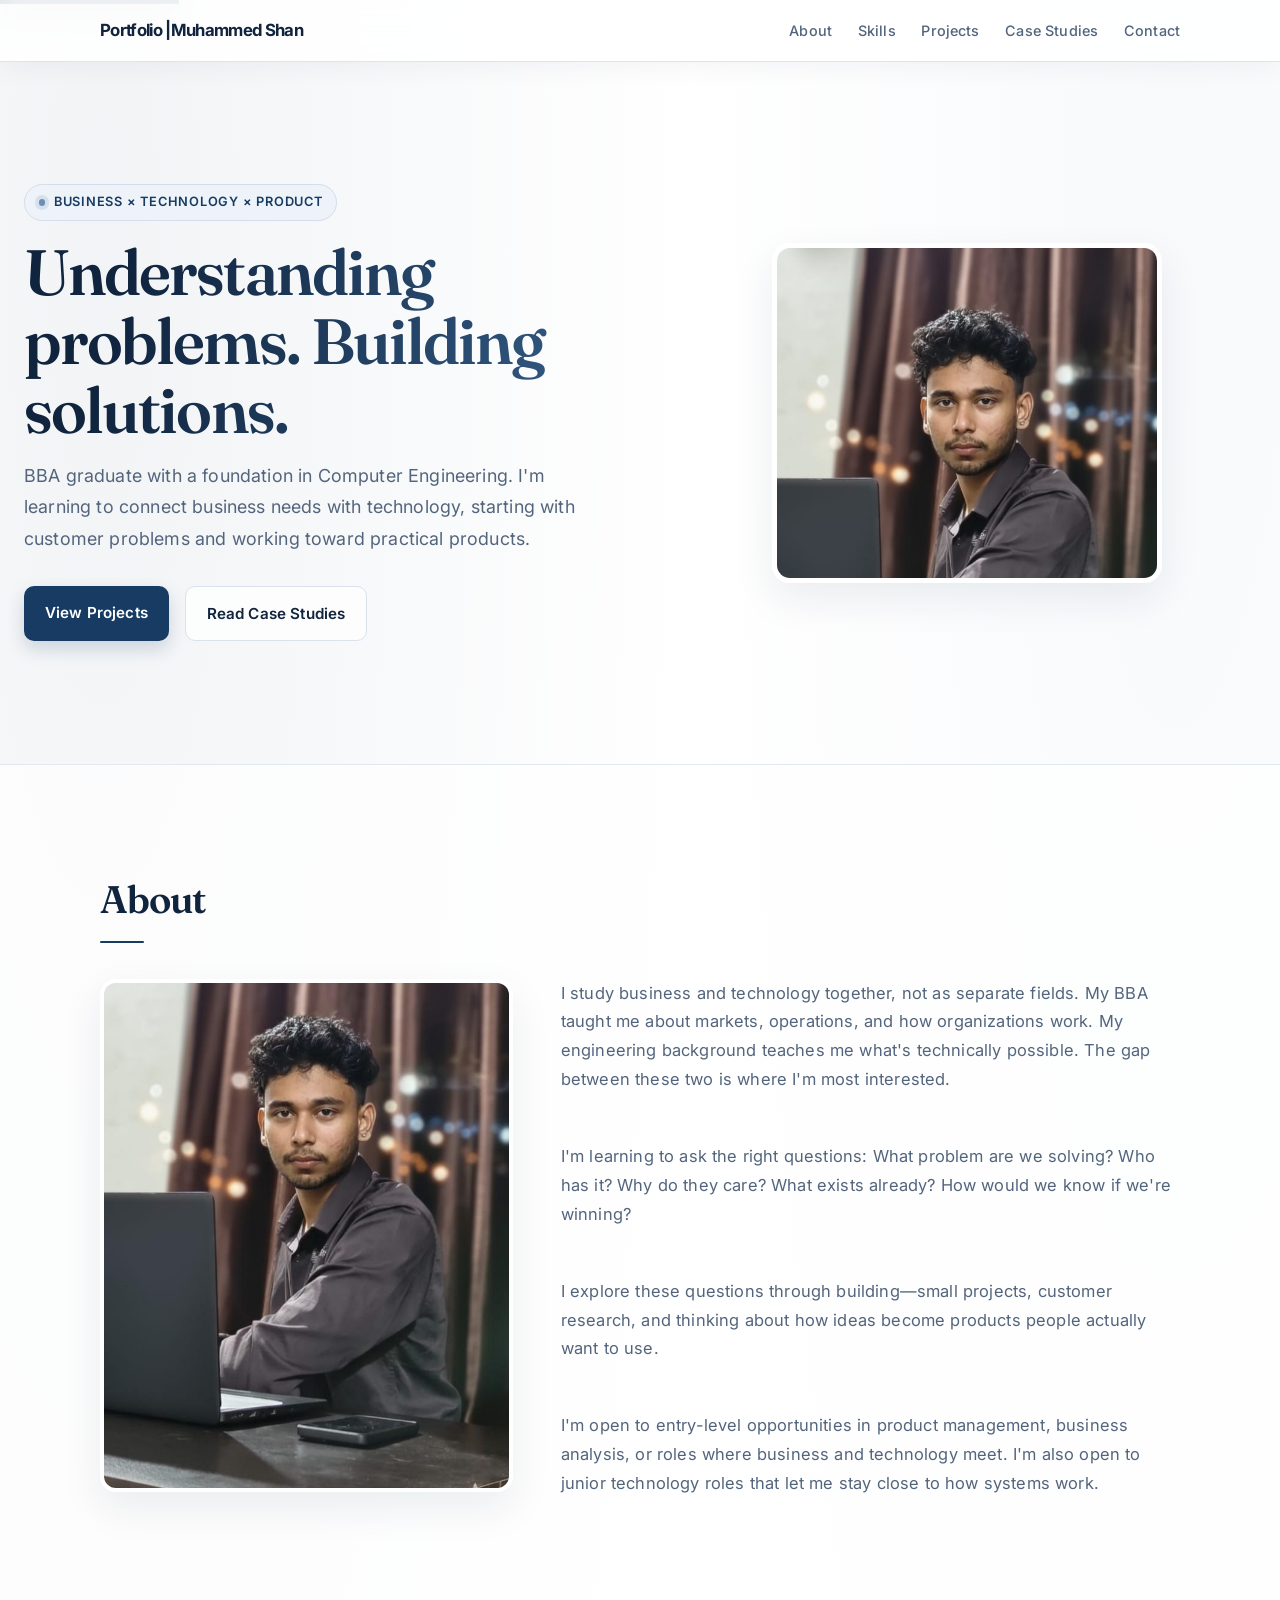
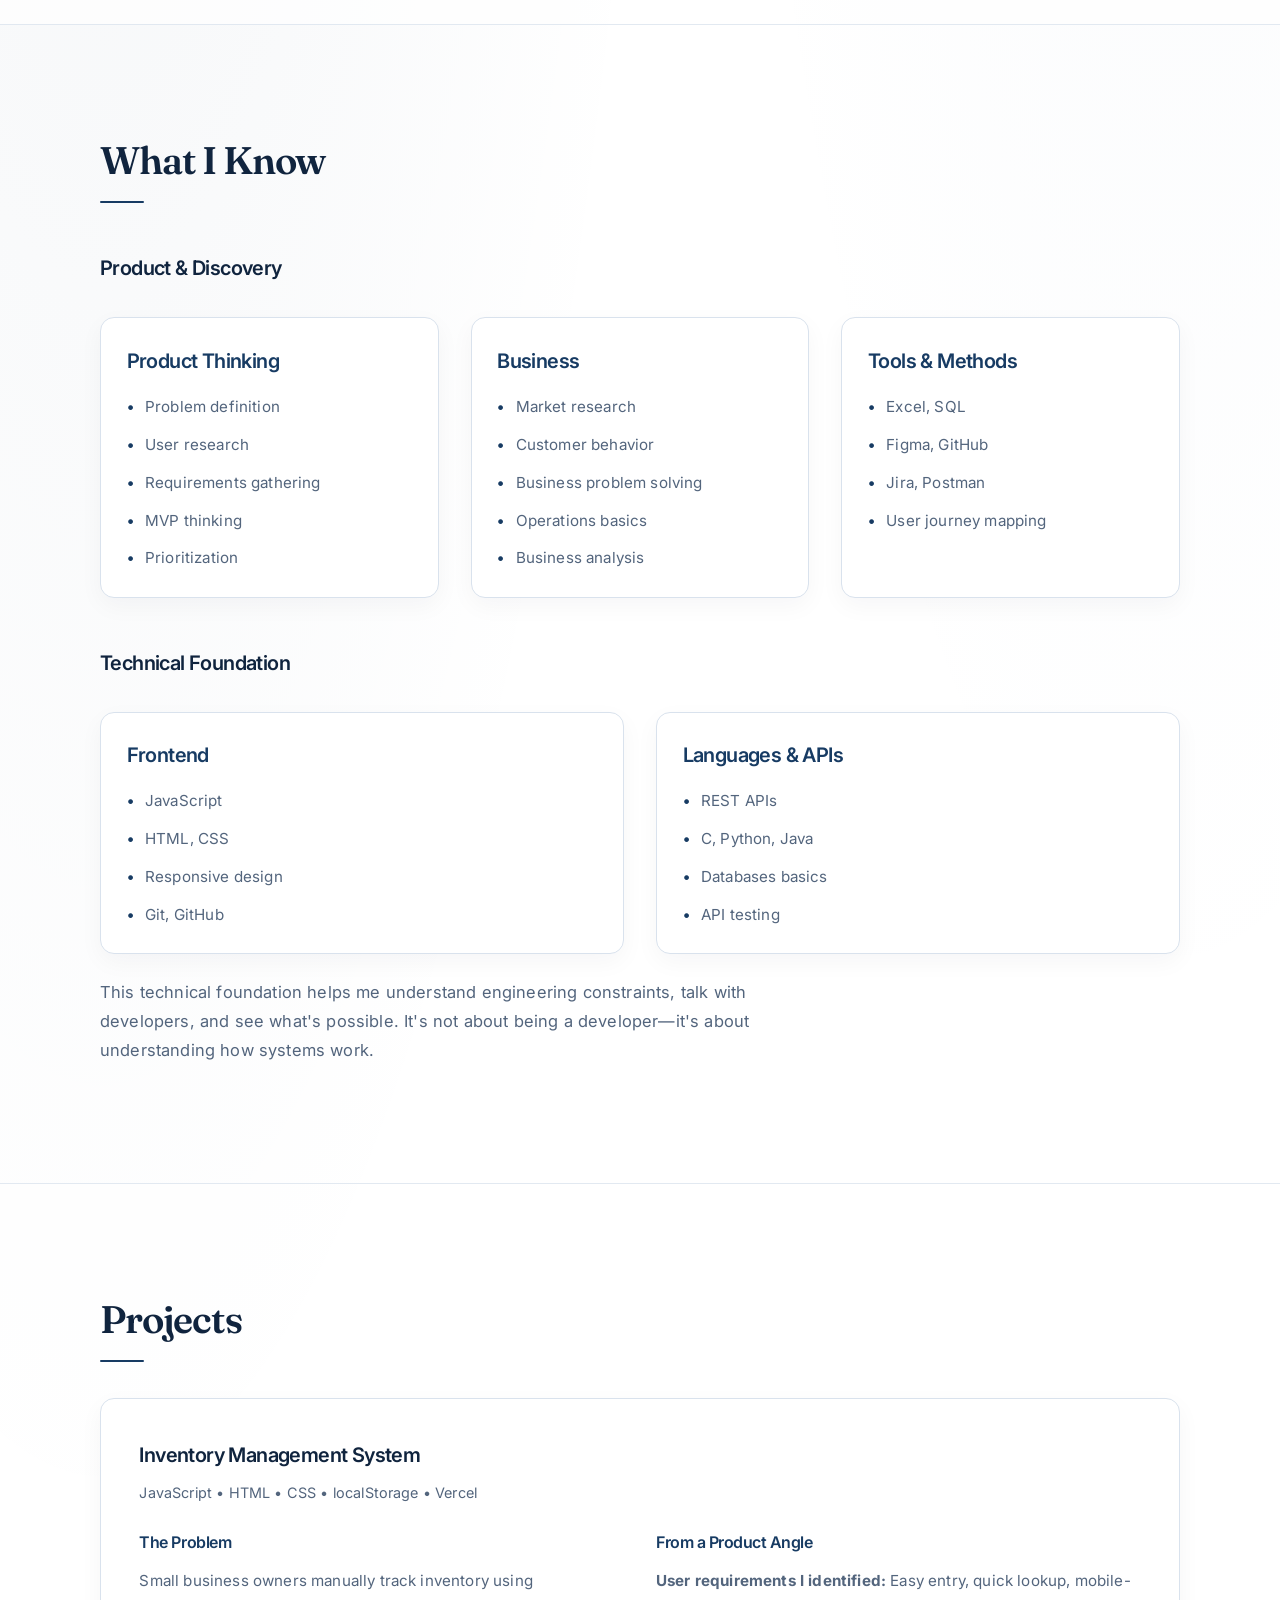
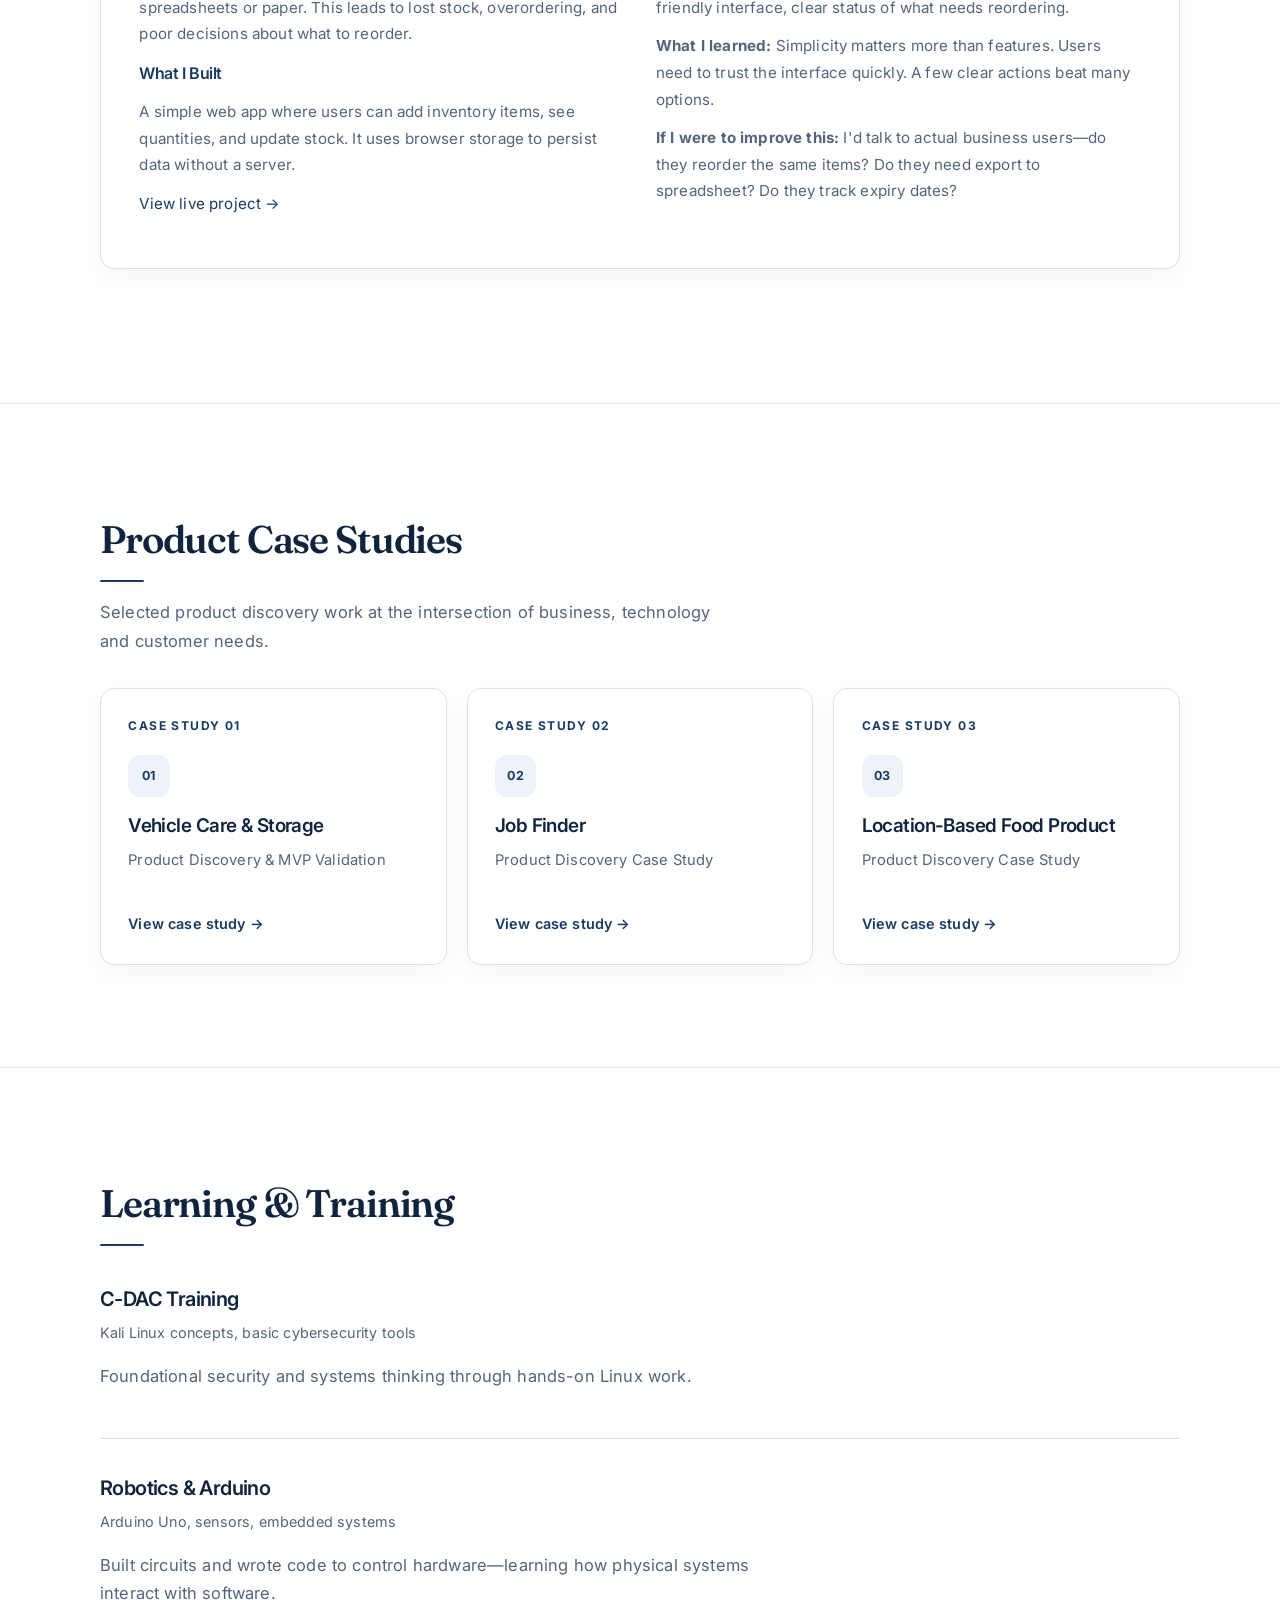
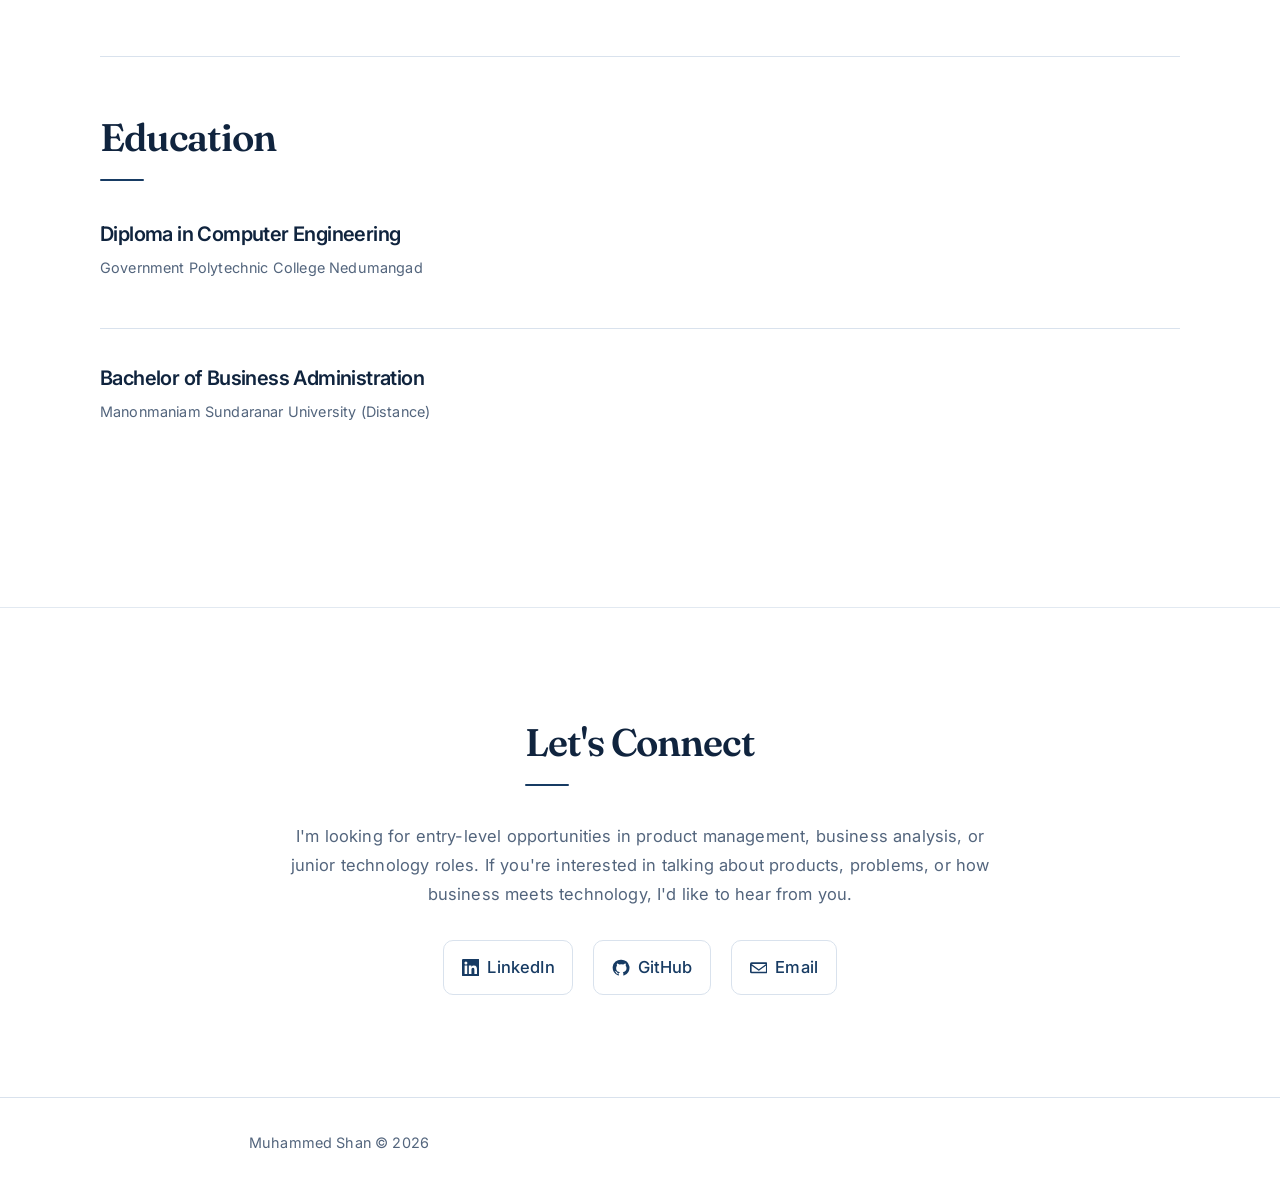
<file: index.html>
<!DOCTYPE html>
<html lang="en">
<head>
    <meta charset="UTF-8">
    <meta name="viewport" content="width=device-width, initial-scale=1.0">
    <meta name="description" content="Muhammed Shan - Product Manager + Technology. BBA + Computer Engineering exploring problems, users, and solutions.">
    <title>Muhammed Shan | Product + Technology</title>
    <link rel="preconnect" href="https://fonts.googleapis.com">
    <link rel="preconnect" href="https://fonts.gstatic.com" crossorigin>
    <link href="https://fonts.googleapis.com/css2?family=Fraunces:opsz,wght@9..144,500;9..144,600;9..144,700&family=Inter:wght@400;500;600;700&display=swap" rel="stylesheet">
    <link rel="stylesheet" href="./stylee.css">

</head>
<body>
    <a href="#main" class="skip-link">Skip to main content</a>
    

    <header>
        <nav>
            <div class="logo">Portfolio |Muhammed Shan</div>
            <ul class="nav-links">
                <li><a href="#about">About</a></li>
                <li><a href="#skills">Skills</a></li>
                <li><a href="#projects">Projects</a></li>
                <li><a href="#case-studies">Case Studies</a></li>
                <li><a href="#contact">Contact</a></li>
            </ul>
        </nav>
    </header>

    <main id="main">
        <!-- Hero Section -->
        <section class="hero">
            <div class="hero-copy">
                <div class="hero-subheading">Business × Technology × Product</div>
                <h1>Understanding problems. Building solutions.</h1>
                <p class="hero-description">
                    BBA graduate with a foundation in Computer Engineering. I'm learning to connect business needs with technology, starting with customer problems and working toward practical products.
                </p>
                <div class="cta-group">
                    <a href="#projects" class="button button-primary">View Projects</a>
                    <a href="#case-studies" class="button button-secondary">Read Case Studies</a>
                </div>
            </div>
            <img class="hero-image" src="./images/hero.jpg" alt="">
        </section>

        <!-- About Section -->
        <section class="about" id="about">
            <div class="container">
                <h2>About</h2>
                <div class="about-content">
                    <img class="about-image" src="./images/about.jpeg" alt="">
                    <p>
                        I study business and technology together, not as separate fields. My BBA taught me about markets, operations, and how organizations work. My engineering background teaches me what's technically possible. The gap between these two is where I'm most interested.
                    </p>
                    <p>
                        I'm learning to ask the right questions: What problem are we solving? Who has it? Why do they care? What exists already? How would we know if we're winning? 
                    </p>
                    <p>
                        I explore these questions through building—small projects, customer research, and thinking about how ideas become products people actually want to use.
                    </p>
                    <p>
                        I'm open to entry-level opportunities in product management, business analysis, or roles where business and technology meet. I'm also open to junior technology roles that let me stay close to how systems work.
                    </p>
                </div>
            </div>
        </section>

        <!-- Skills Section -->
        <section id="skills">
            <div class="container">
                <h2>What I Know</h2>
                
                <div class="skills-section">
                    <h3>Product & Discovery</h3>
                    <div class="skills-grid">
                        <div class="skill-category">
                            <h3>Product Thinking</h3>
                            <ul class="skill-list">
                                <li>Problem definition</li>
                                <li>User research</li>
                                <li>Requirements gathering</li>
                                <li>MVP thinking</li>
                                <li>Prioritization</li>
                            </ul>
                        </div>
                        <div class="skill-category">
                            <h3>Business</h3>
                            <ul class="skill-list">
                                <li>Market research</li>
                                <li>Customer behavior</li>
                                <li>Business problem solving</li>
                                <li>Operations basics</li>
                                <li>Business analysis</li>
                            </ul>
                        </div>
                        <div class="skill-category">
                            <h3>Tools & Methods</h3>
                            <ul class="skill-list">
                                <li>Excel, SQL</li>
                                <li>Figma, GitHub</li>
                                <li>Jira, Postman</li>
                                <li>User journey mapping</li>
                            </ul>
                        </div>
                    </div>
                </div>

                <div class="skills-section">
                    <h3>Technical Foundation</h3>
                    <div class="skills-grid">
                        <div class="skill-category">
                            <h3>Frontend</h3>
                            <ul class="skill-list">
                                <li>JavaScript</li>
                                <li>HTML, CSS</li>
                                <li>Responsive design</li>
                                <li>Git, GitHub</li>
                            </ul>
                        </div>
                        <div class="skill-category">
                            <h3>Languages & APIs</h3>
                            <ul class="skill-list">
                                <li>REST APIs</li>
                                <li>C, Python, Java</li>
                                <li>Databases basics</li>
                                <li>API testing</li>
                            </ul>
                        </div>
                    </div>
                    <p class="skills-note">
                        This technical foundation helps me understand engineering constraints, talk with developers, and see what's possible. It's not about being a developer—it's about understanding how systems work.
                    </p>
                </div>
            </div>
        </section>

        <!-- Projects Section -->
        <section id="projects">
            <div class="container">
                <h2>Projects</h2>
                
                <div class="project">
                    <h3>Inventory Management System</h3>
                    <p class="project-meta">JavaScript • HTML • CSS • localStorage • Vercel</p>
                    
                    <div class="project-content">
                        <div class="project-section">
                            <h4>The Problem</h4>
                            <p>
                                Small business owners manually track inventory using spreadsheets or paper. This leads to lost stock, overordering, and poor decisions about what to reorder.
                            </p>
                            <h4>What I Built</h4>
                            <p>
                                A simple web app where users can add inventory items, see quantities, and update stock. It uses browser storage to persist data without a server.
                            </p>
                            <p><a href="https://inventory-management-system-sable-nu.vercel.app/">View live project →</a></p>
                        </div>
                        <div class="project-section">
                            <h4>From a Product Angle</h4>
                            <p>
                                <strong>User requirements I identified:</strong> Easy entry, quick lookup, mobile-friendly interface, clear status of what needs reordering.
                            </p>
                            <p>
                                <strong>What I learned:</strong> Simplicity matters more than features. Users need to trust the interface quickly. A few clear actions beat many options.
                            </p>
                            <p>
                                <strong>If I were to improve this:</strong> I'd talk to actual business users—do they reorder the same items? Do they need export to spreadsheet? Do they track expiry dates?
                            </p>
                        </div>
                    </div>
                </div>
            </div>
        </section>

        <!-- Case Studies Section -->
        <section id="case-studies">
            <div class="container">
                <h2>Product Case Studies</h2>
                <p class="case-studies-intro">Selected product discovery work at the intersection of business, technology and customer needs.</p>
                <div class="case-study-cards">
                    <a class="case-study-card" href="./case-studies/vehicle-care/">
                        <span class="case-study-number">Case Study 01</span>
                        <span class="case-study-icon" aria-hidden="true">01</span>
                        <h3>Vehicle Care &amp; Storage</h3>
                        <p>Product Discovery &amp; MVP Validation</p>
                        <span class="case-study-link">View case study →</span>
                    </a>
                    <a class="case-study-card" href="./case-studies/job-finder/">
                        <span class="case-study-number">Case Study 02</span>
                        <span class="case-study-icon" aria-hidden="true">02</span>
                        <h3>Job Finder</h3>
                        <p>Product Discovery Case Study</p>
                        <span class="case-study-link">View case study →</span>
                    </a>
                    <a class="case-study-card" href="./case-studies/food-product/">
                        <span class="case-study-number">Case Study 03</span>
                        <span class="case-study-icon" aria-hidden="true">03</span>
                        <h3>Location-Based Food Product</h3>
                        <p>Product Discovery Case Study</p>
                        <span class="case-study-link">View case study →</span>
                    </a>
                </div>
            </div>
        </section>
        <!-- Experience & Education -->
        <section id="experience">
            <div class="container">
                <h2>Learning & Training</h2>
                
                <div class="timeline-item">
                    <h3>C-DAC Training</h3>
                    <p class="timeline-meta">Kali Linux concepts, basic cybersecurity tools</p>
                    <p>Foundational security and systems thinking through hands-on Linux work.</p>
                </div>

                <div class="timeline-item">
                    <h3>Robotics & Arduino</h3>
                    <p class="timeline-meta">Arduino Uno, sensors, embedded systems</p>
                    <p>Built circuits and wrote code to control hardware—learning how physical systems interact with software.</p>
                </div>

                <h2 class="section-heading-spaced">Education</h2>
                
                <div class="timeline-item">
                    <h3>Diploma in Computer Engineering</h3>
                    <p class="timeline-meta">Government Polytechnic College Nedumangad </p>
                </div>

                <div class="timeline-item">
                    <h3>Bachelor of Business Administration</h3>
                    <p class="timeline-meta">Manonmaniam Sundaranar University (Distance)</p>
                </div>
            </div>
        </section>

        <!-- Contact Section -->
        <section id="contact" class="contact">
            <div class="container">
                <h2>Let's Connect</h2>
                <p>
                    I'm looking for entry-level opportunities in product management, business analysis, or junior technology roles. If you're interested in talking about products, problems, or how business meets technology, I'd like to hear from you.
                </p>
                <div class="contact-links">
                    <a href="https://linkedin.com/in/shan-muhammed-" target="_blank" rel="noopener noreferrer"><svg viewBox="0 0 24 24" aria-hidden="true"><path d="M20.45 20.45h-3.56v-5.57c0-1.33-.02-3.04-1.85-3.04-1.85 0-2.13 1.45-2.13 2.94v5.67H9.35V9h3.42v1.56h.05a3.75 3.75 0 0 1 3.37-1.85c3.6 0 4.26 2.37 4.26 5.46v6.28ZM5.34 7.43a2.06 2.06 0 1 1 0-4.12 2.06 2.06 0 0 1 0 4.12ZM7.12 20.45H3.56V9h3.56v11.45ZM22.22 0H1.77C.79 0 0 .77 0 1.72v20.56C0 23.23.79 24 1.77 24h20.45c.98 0 1.78-.77 1.78-1.72V1.72C24 .77 23.2 0 22.22 0Z"/></svg>LinkedIn</a>
                    <a href="https://github.com/MUHAMMED-SHAN01" target="_blank" rel="noopener noreferrer"><svg viewBox="0 0 24 24" aria-hidden="true"><path d="M12 .9a11.1 11.1 0 0 0-3.51 21.63c.55.1.76-.24.76-.53v-2.08c-3.1.68-3.76-1.32-3.76-1.32-.5-1.3-1.24-1.65-1.24-1.65-1.01-.69.08-.68.08-.68 1.12.08 1.71 1.15 1.71 1.15 1 .1.78 2.58 3.97 1.83.1-.72.4-1.2.7-1.48-2.48-.28-5.08-1.24-5.08-5.52 0-1.22.44-2.22 1.15-3-.12-.28-.5-1.42.11-2.96 0 0 .94-.3 3.05 1.15a10.6 10.6 0 0 1 5.55 0c2.12-1.45 3.05-1.15 3.05-1.15.61 1.54.23 2.68.12 2.96.71.78 1.14 1.78 1.14 3 0 4.29-2.6 5.23-5.09 5.51.4.35.75 1.03.75 2.08V22c0 .29.2.64.77.53A11.1 11.1 0 0 0 12 .9Z"/></svg>GitHub</a>
                    <a href="mailto:muhammadshan01@gmail.com"><svg viewBox="0 0 24 24" aria-hidden="true"><path d="M2.25 4.5h19.5A2.25 2.25 0 0 1 24 6.75v10.5a2.25 2.25 0 0 1-2.25 2.25H2.25A2.25 2.25 0 0 1 0 17.25V6.75A2.25 2.25 0 0 1 2.25 4.5Zm-.05 2.4 9.8 7.05 9.8-7.05H2.2Zm19.55 10.35V9.1l-9.1 6.55a1.13 1.13 0 0 1-1.3 0L2.25 9.1v8.15h19.5Z"/></svg>Email</a>
                </div>
            </div>
        </section>
    </main>

    <footer>
        <p>Muhammed Shan © 2026</p>
    </footer>
    <script src="./script.js" defer></script>
</body>
</html>
</file>
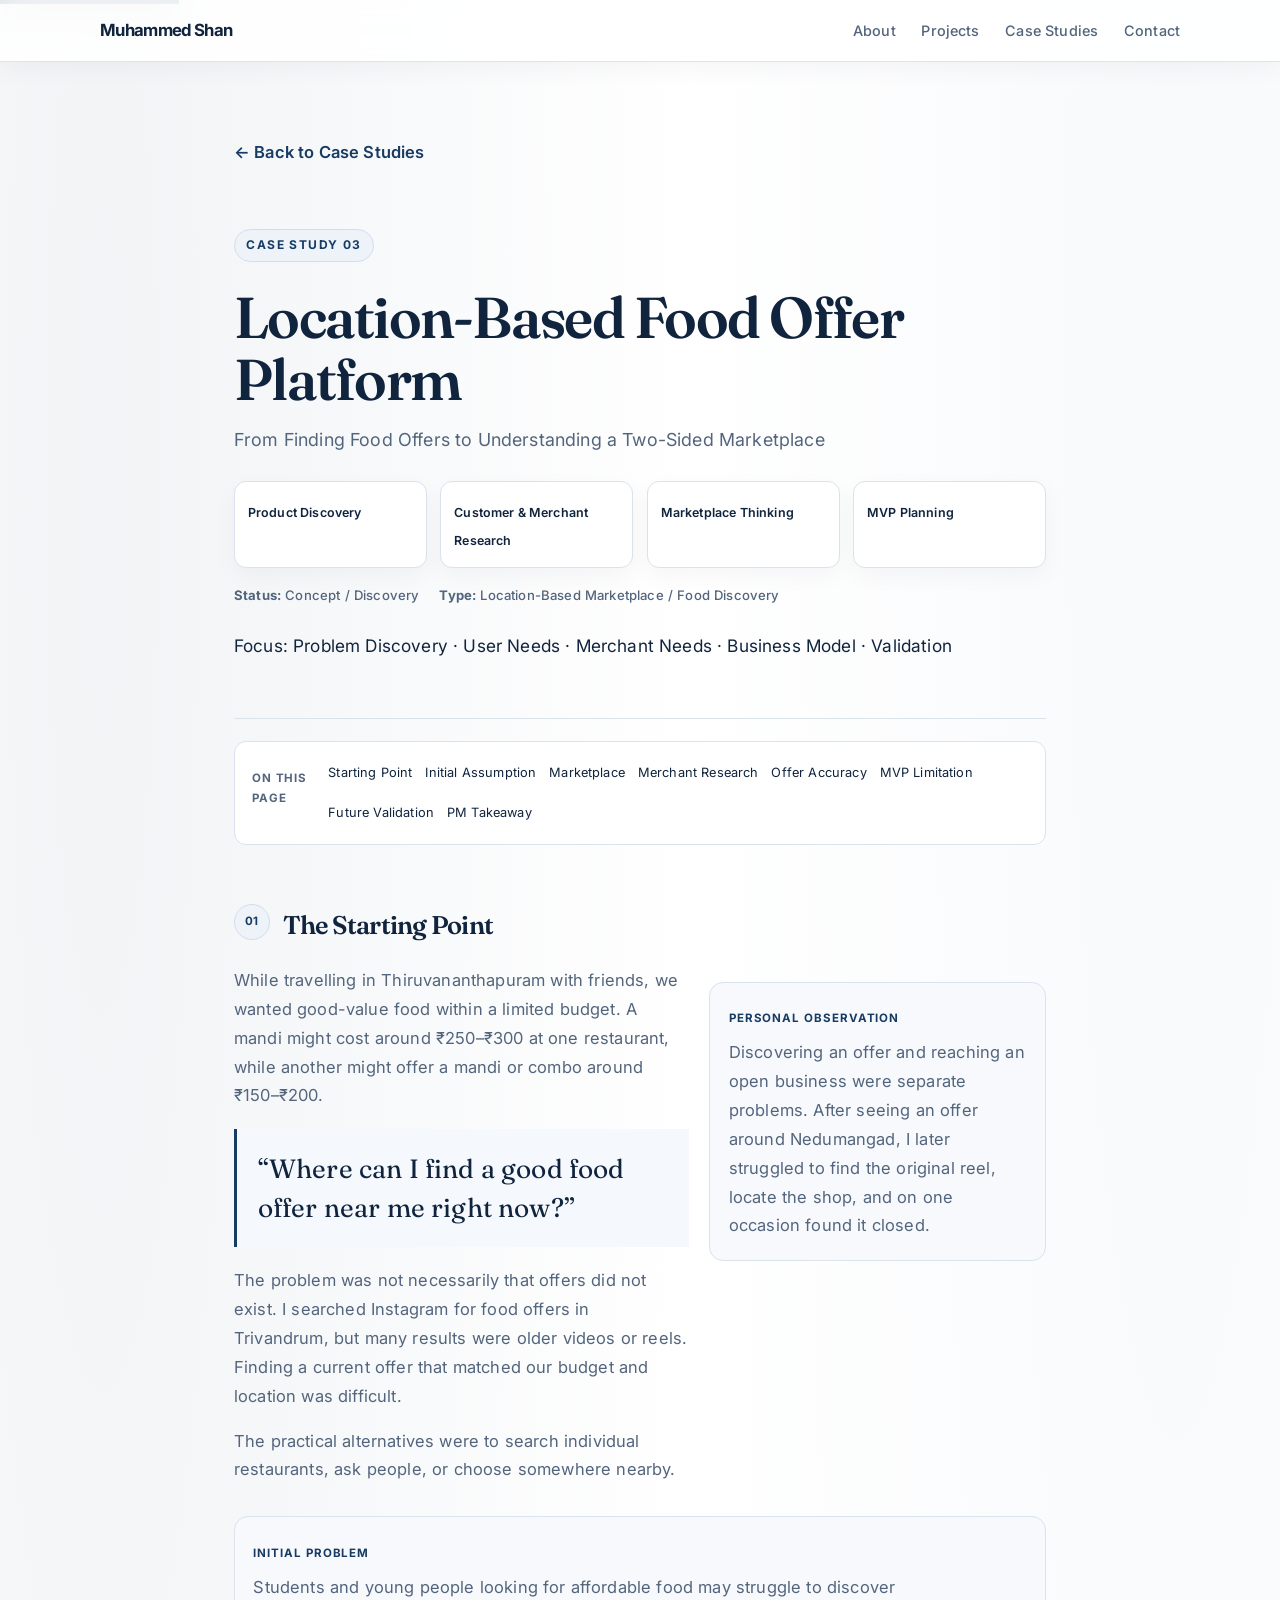
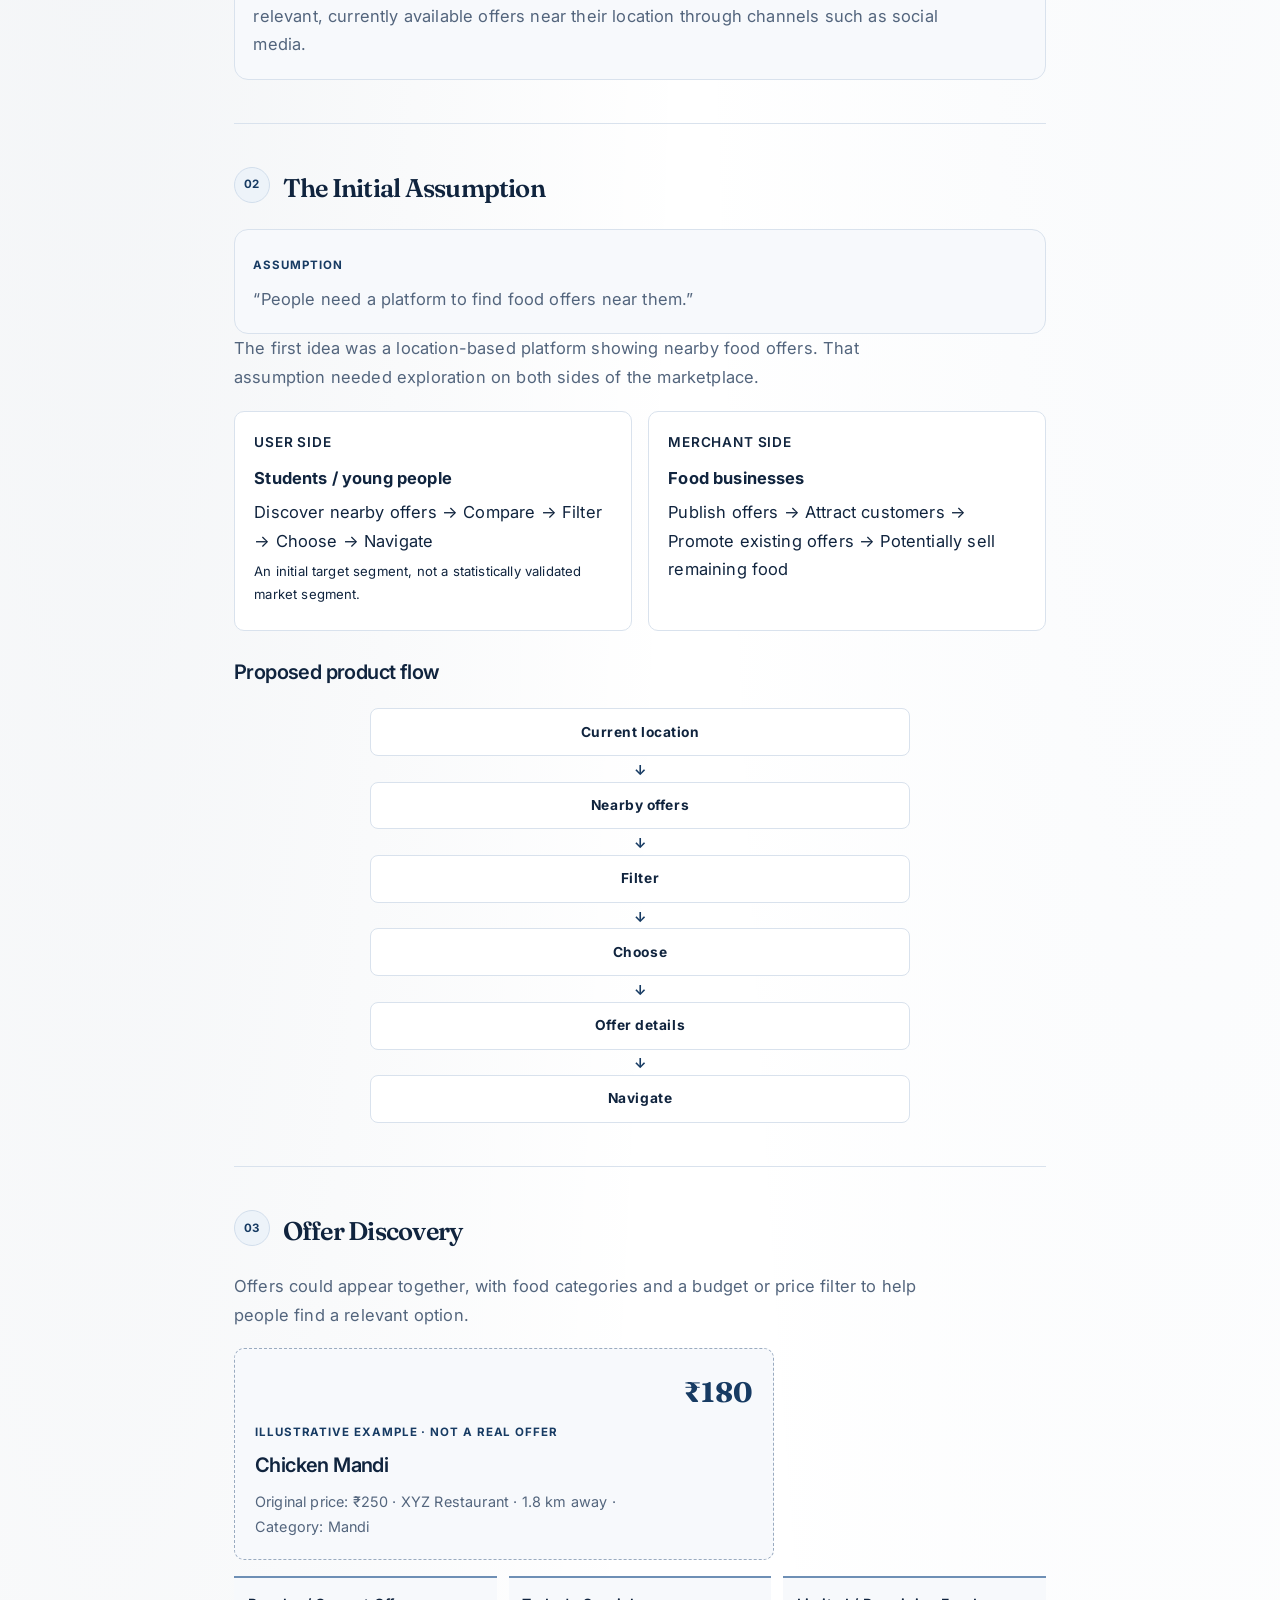
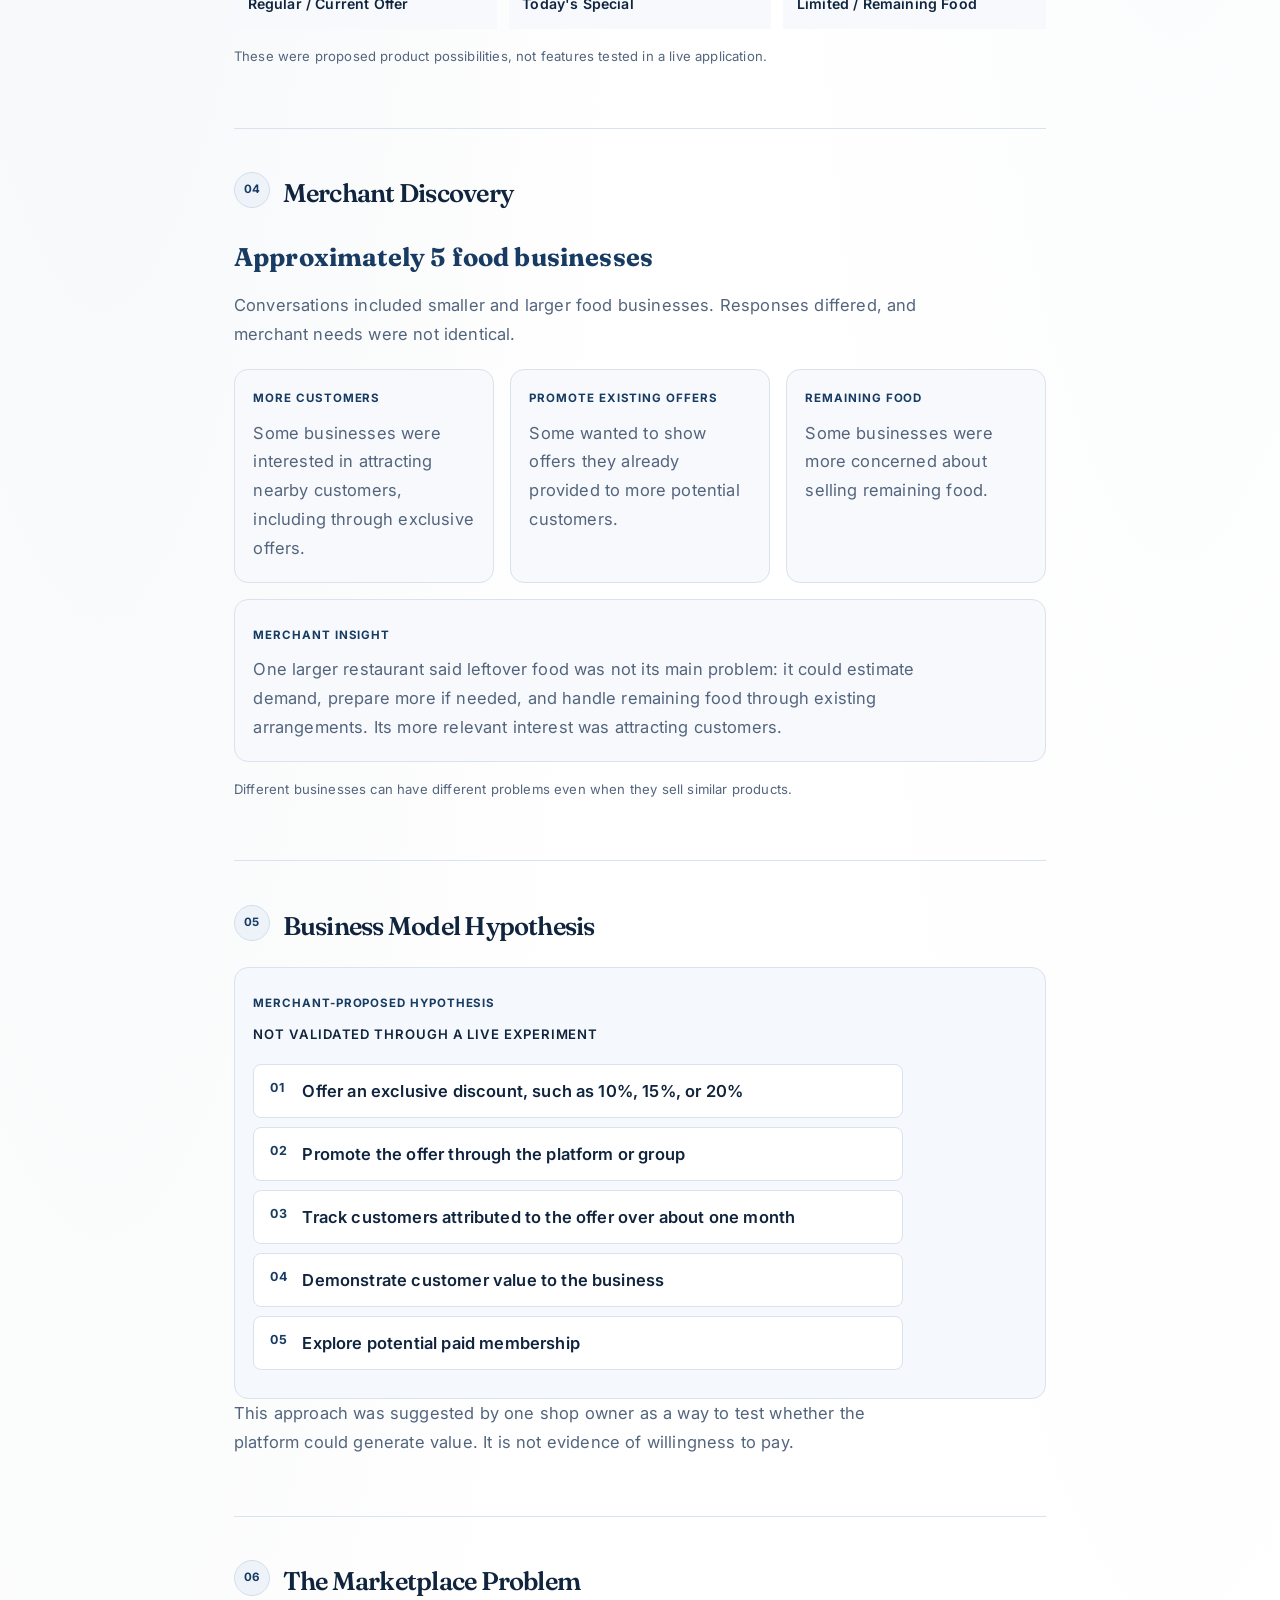
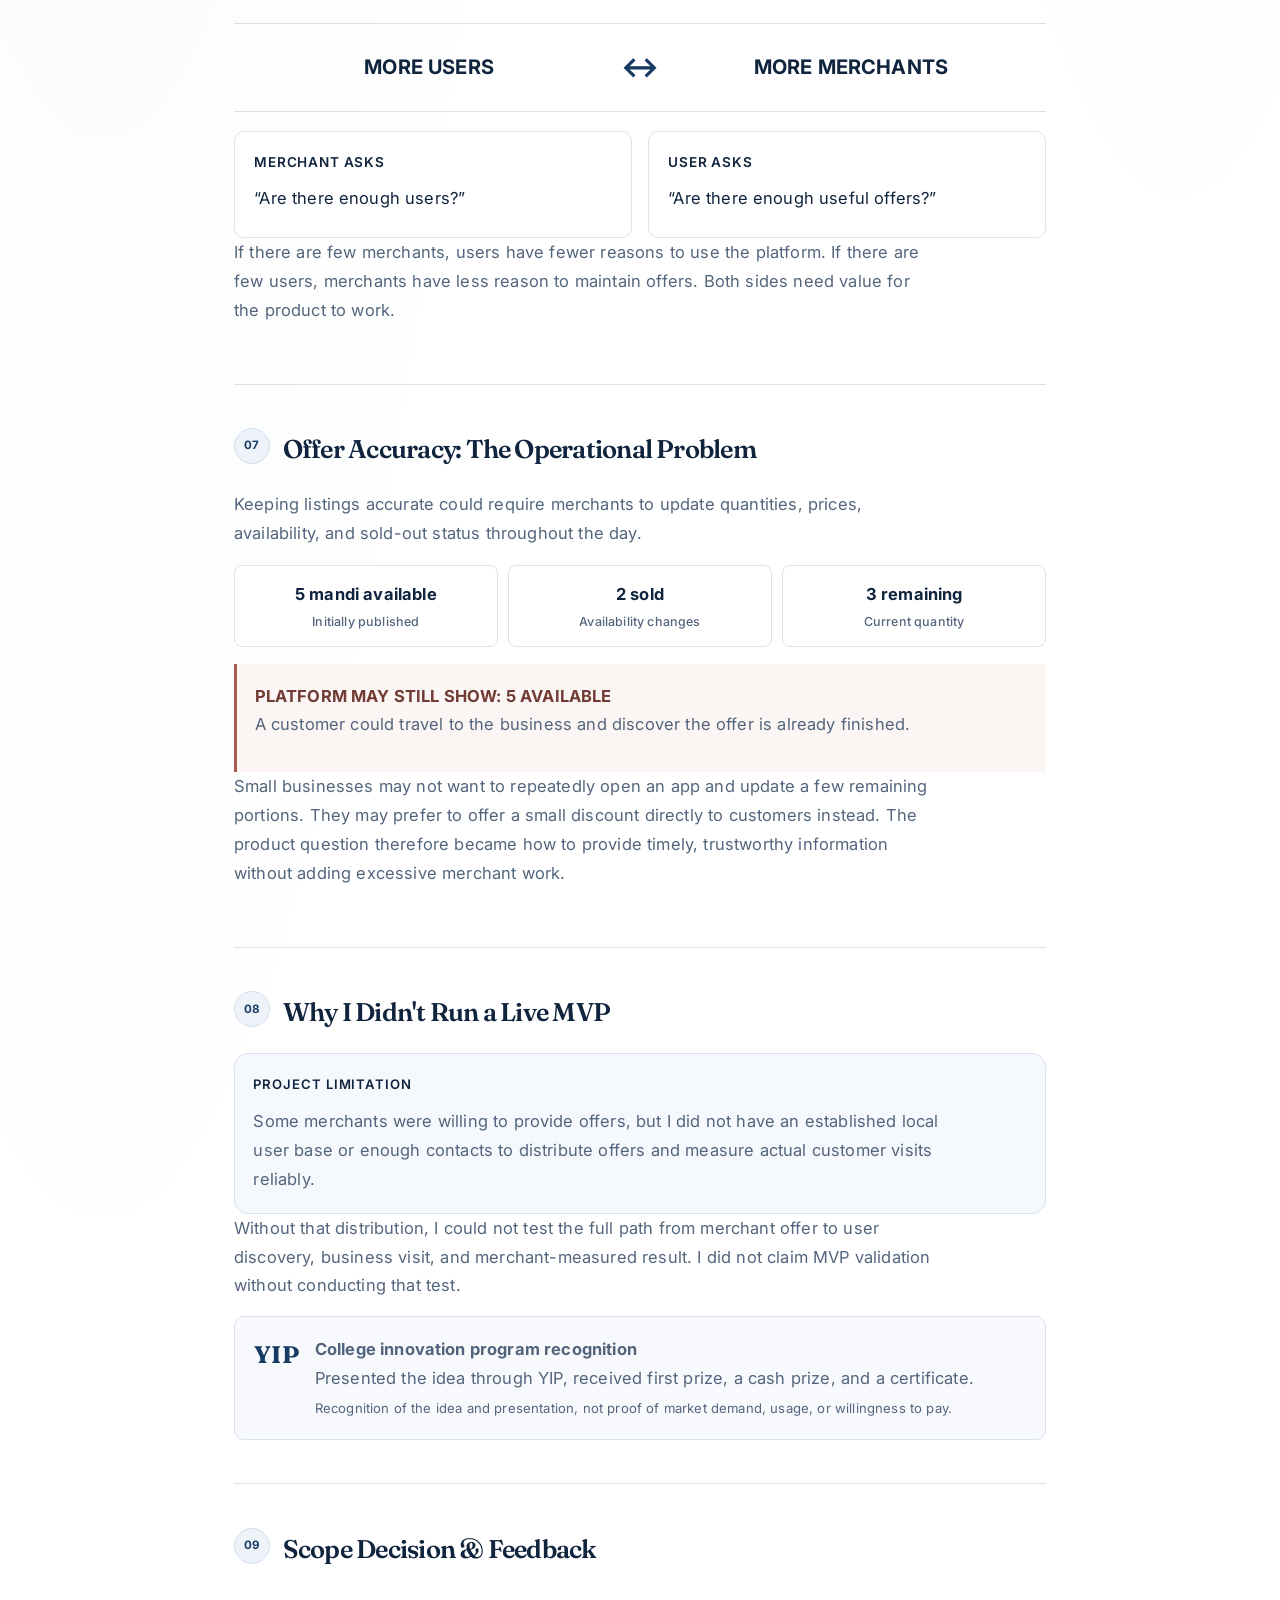
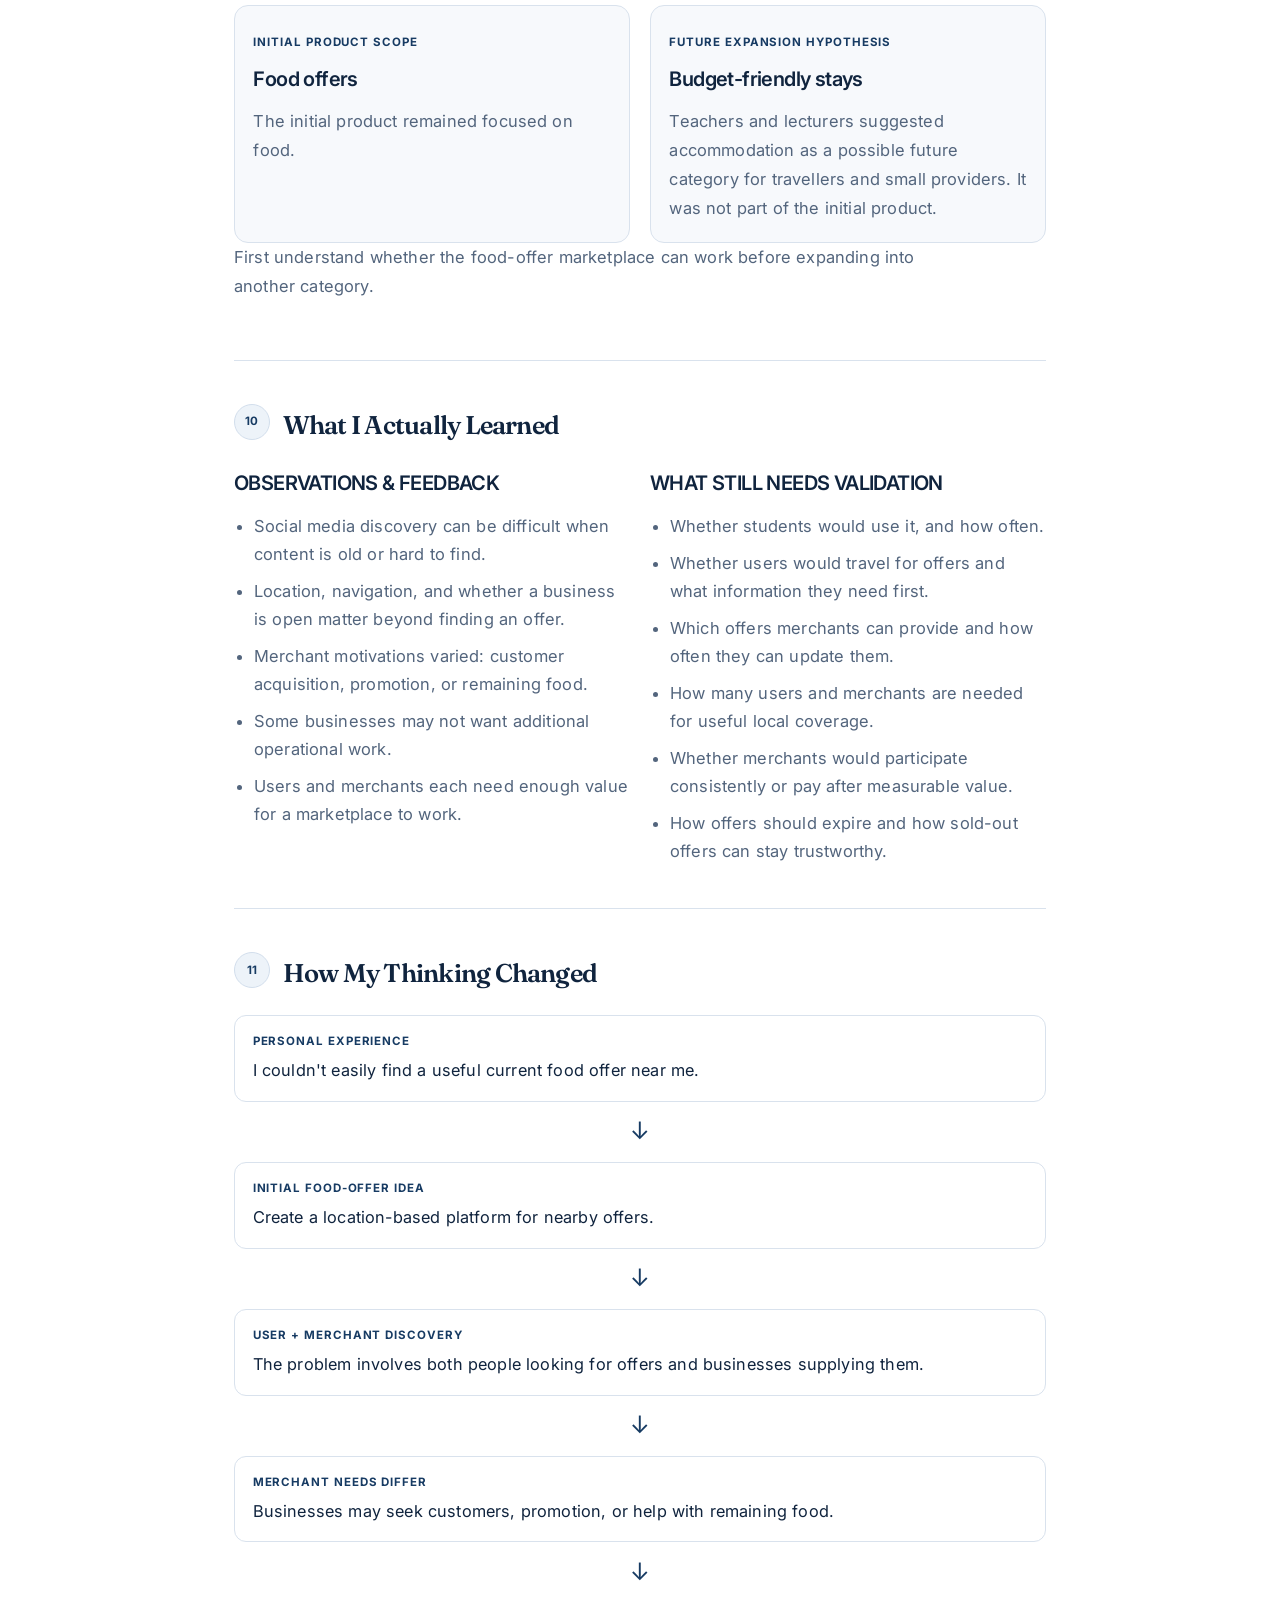
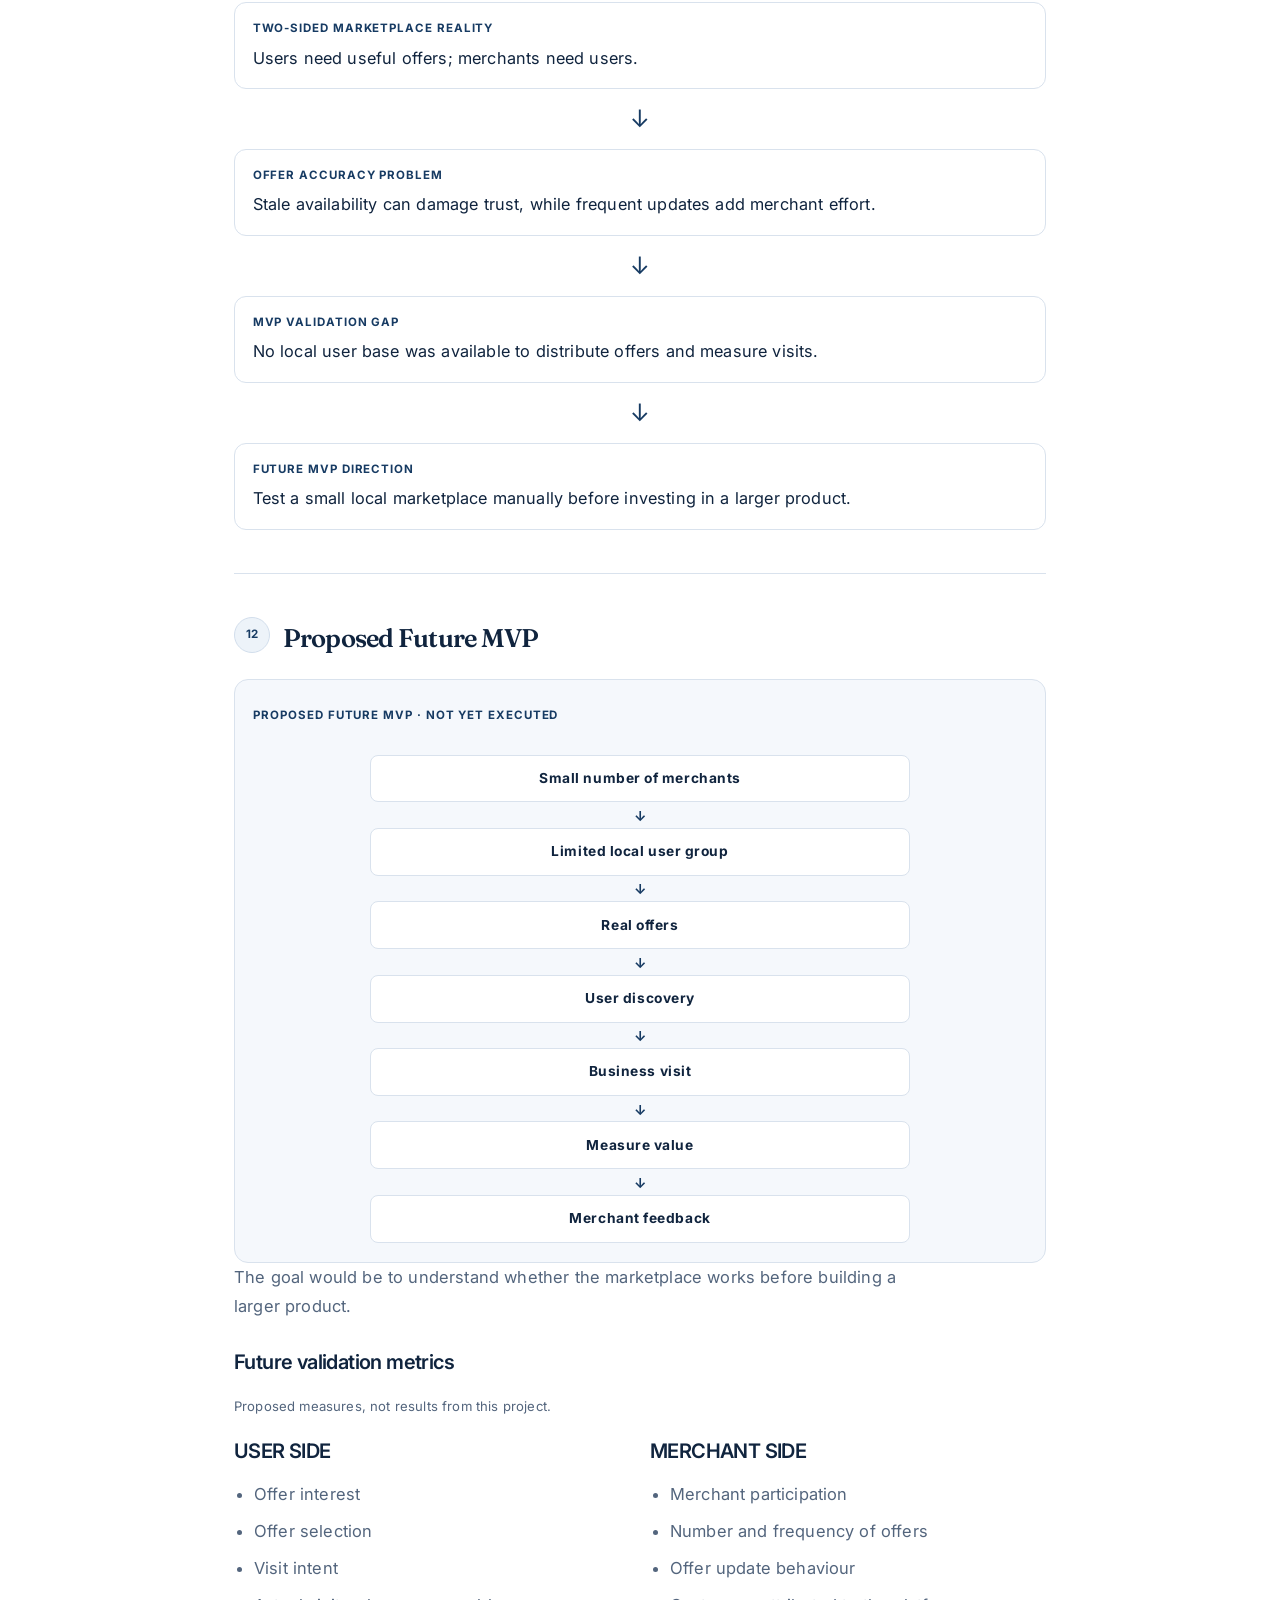
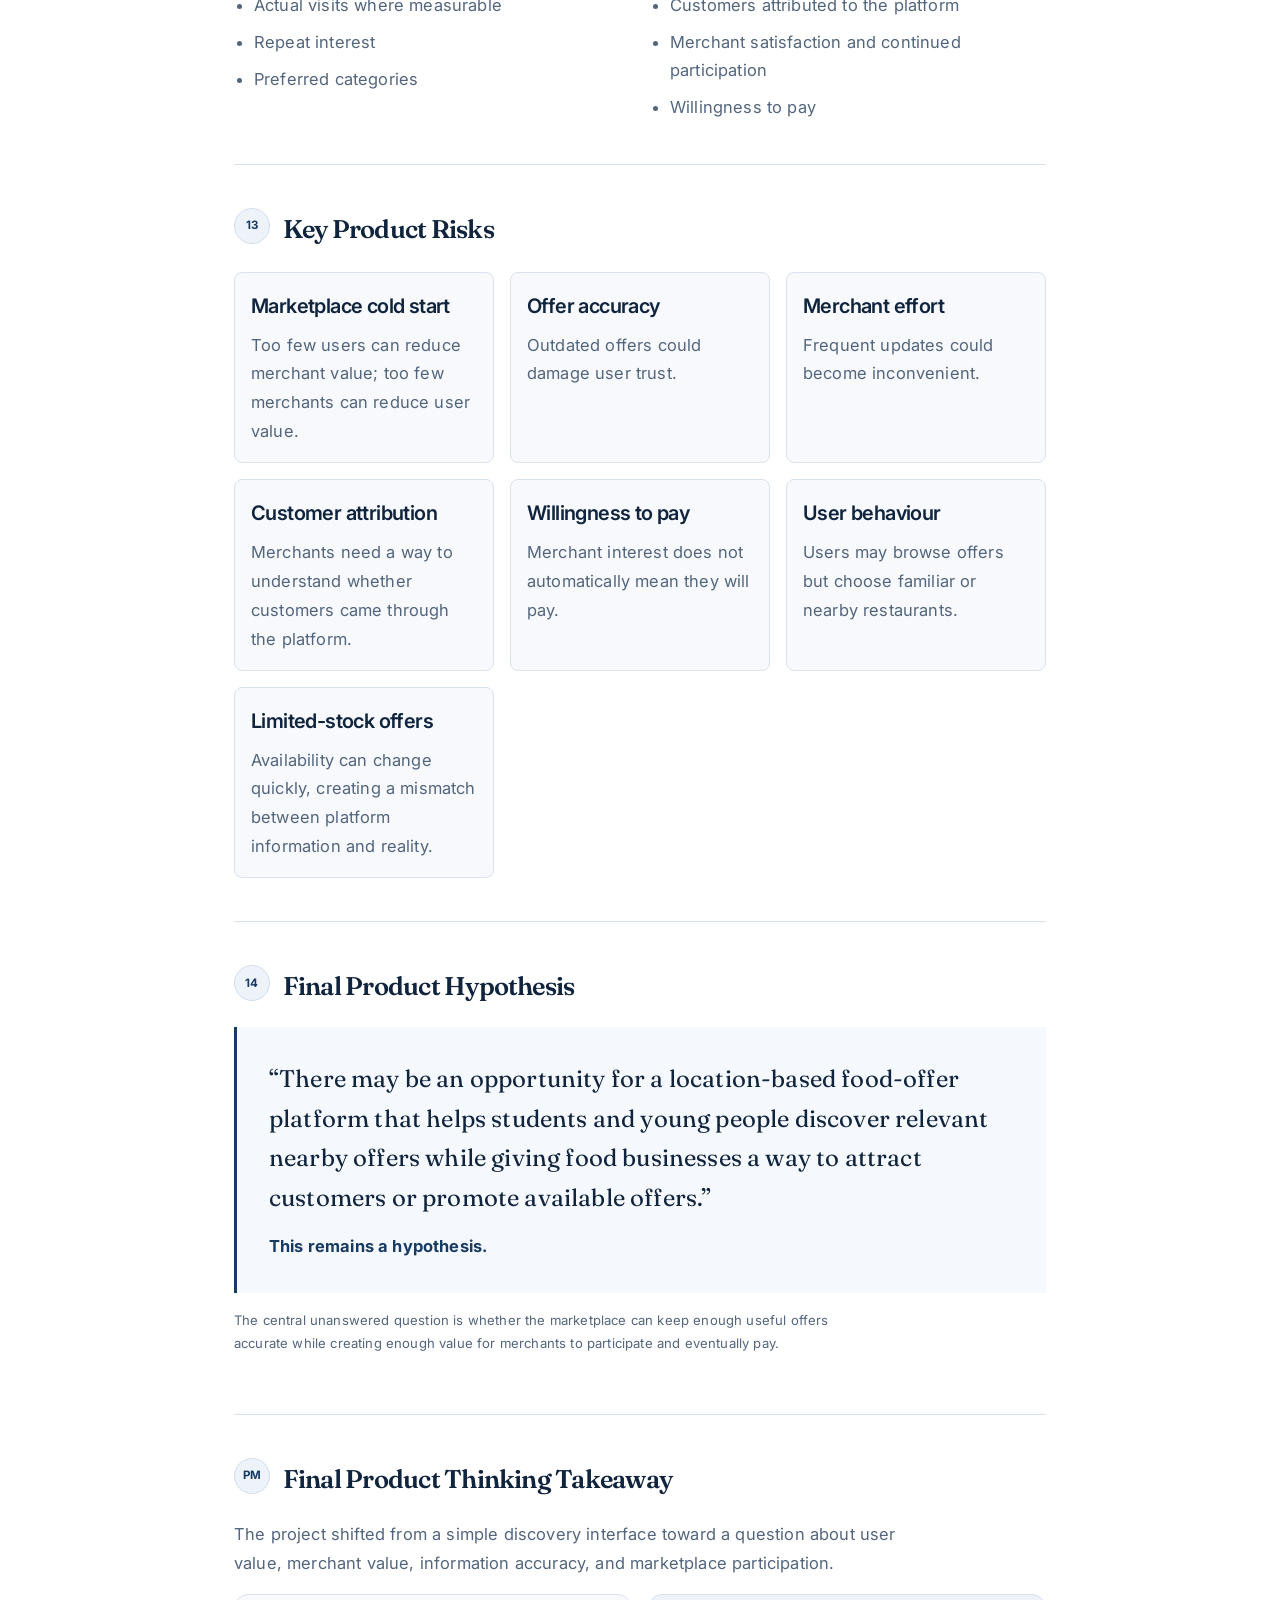
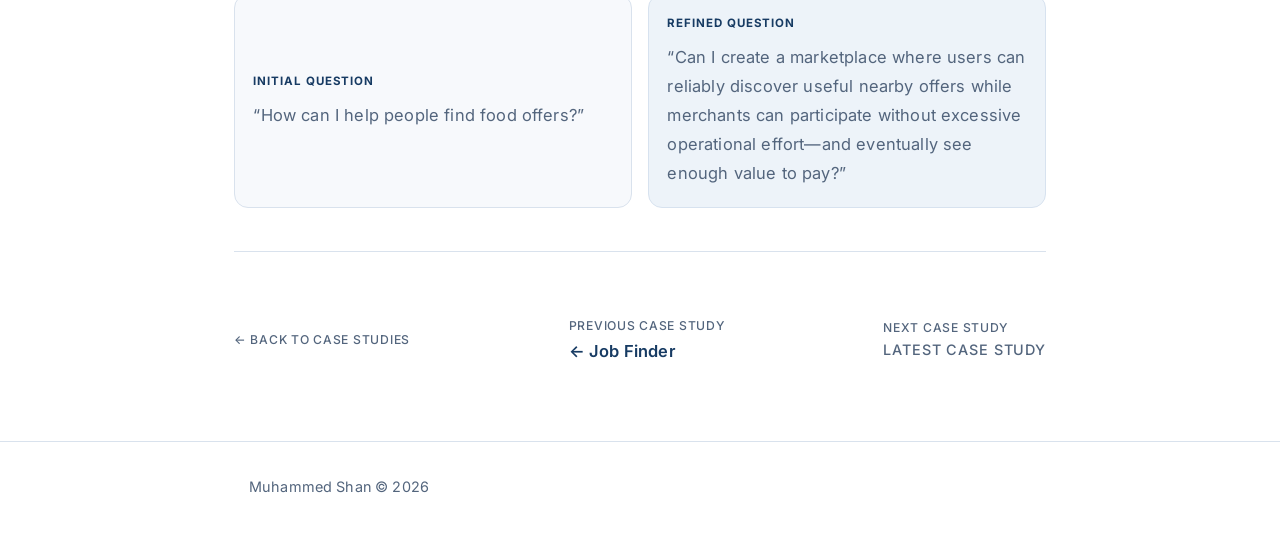
<file: case-studies/food-product/index.html>
﻿<!DOCTYPE html>
<html lang="en">
<head>
<meta charset="UTF-8">
<meta name="viewport" content="width=device-width, initial-scale=1">
<meta name="description" content="A product discovery case study exploring food-offer discovery, merchant needs, marketplace dynamics, and offer accuracy.">
<title>Location-Based Food Offer Platform | Muhammed Shan</title>
<link rel="preconnect" href="https://fonts.googleapis.com">
<link rel="preconnect" href="https://fonts.gstatic.com" crossorigin>
<link href="https://fonts.googleapis.com/css2?family=Fraunces:opsz,wght@9..144,500;9..144,600;9..144,700&family=Inter:wght@400;500;600;700&display=swap" rel="stylesheet">
<link rel="stylesheet" href="../../stylee.css">
<style>
.food-offer-study .case-study-header { padding-bottom: 2.5rem; }
.food-offer-study .case-study-meta { grid-template-columns: repeat(4, minmax(0, 1fr)); }
.food-offer-study .case-study-meta .meta-block { text-align: left; }
.food-offer-study .meta-block span { font-size: 0.78rem; }
.food-offer-study .case-study-intro { max-width: 68ch; }
.food-offer-study .case-study-toc { margin: 1.4rem 0 0.5rem; }
.food-offer-study .toc-label { margin-bottom: 0.5rem; }
.food-offer-study .case-study-toc a { display: inline-block; padding: 0.25rem 0; }
.food-offer-study .case-study-section { padding: clamp(1.8rem, 4vw, 2.7rem) 0; }
.food-offer-study .section-header { align-items: flex-start; margin-bottom: 1.15rem; }
.food-offer-study .section-number { flex: 0 0 2.25rem; }
.food-offer-study .case-study-note { max-width: 75ch; font-style: normal; }
.food-offer-study .case-study-highlight { max-width: none; }
.food-offer-study .personal-quote { margin: 1.2rem 0; padding: 1.2rem 1.3rem; border-left: 3px solid var(--color-accent); background: #f5f8fc; color: var(--color-text); font-family: var(--font-display); font-size: clamp(1.25rem, 2.5vw, 1.65rem); line-height: 1.5; }
.food-offer-study .personal-context { display: grid; grid-template-columns: minmax(0, 1.15fr) minmax(0, 0.85fr); gap: 1.25rem; align-items: start; }
.food-offer-study .side-by-side { display: grid; grid-template-columns: repeat(2, minmax(0, 1fr)); gap: 1rem; margin-top: 1.2rem; }
.food-offer-study .side-panel { padding: 1.2rem; border: 1px solid var(--color-border); border-radius: var(--radius-sm); background: var(--color-surface); }
.food-offer-study .side-panel h3 { margin: 0 0 0.6rem; font-size: 0.85rem; letter-spacing: 0.06em; }
.food-offer-study .side-panel p { margin: 0.3rem 0; color: var(--color-text); }
.food-offer-study .flow-list { display: grid; gap: 0; max-width: 540px; margin: 1.2rem auto 0; list-style: none; text-align: center; }
.food-offer-study .flow-list li { padding: 0.7rem 1rem; border: 1px solid var(--color-border); border-radius: 8px; background: var(--color-surface); color: var(--color-text); font-size: 0.86rem; font-weight: 700; letter-spacing: 0.04em; }
.food-offer-study .flow-list li { position: relative; }
.food-offer-study .flow-list li:not(:last-child) { margin-bottom: 1.6rem; }
.food-offer-study .flow-list li:not(:last-child)::after { position: absolute; bottom: -1.45rem; left: 50%; color: var(--color-accent); content: "↓"; line-height: 1.2; transform: translateX(-50%); }
.food-offer-study .offer-example { display: grid; grid-template-columns: 1fr auto; gap: 0.4rem 1rem; max-width: 540px; margin-top: 1.1rem; padding: 1.25rem; border: 1px dashed #9aabc0; border-radius: var(--radius-sm); background: #f7f9fc; }
.food-offer-study .offer-example h3 { grid-column: 1; margin: 0; }
.food-offer-study .offer-price { grid-column: 2; grid-row: 1 / span 2; align-self: center; color: var(--color-accent); font-family: var(--font-display); font-size: 1.75rem; font-weight: 700; }
.food-offer-study .offer-example p { grid-column: 1; margin: 0; font-size: 0.9rem; }
.food-offer-study .offer-example .label { grid-column: 1 / -1; margin-bottom: 0; }
.food-offer-study .offer-types { display: grid; grid-template-columns: repeat(3, minmax(0, 1fr)); gap: 0.75rem; margin-top: 1rem; }
.food-offer-study .offer-type { padding: 0.85rem; border-top: 2px solid var(--color-highlight); background: #f7f9fc; color: var(--color-text); font-size: 0.88rem; font-weight: 600; }
.food-offer-study .merchant-count { display: inline-block; margin: 0.15rem 0 0.75rem; color: var(--color-accent); font-family: var(--font-display); font-size: 1.6rem; font-weight: 700; }
.food-offer-study .merchant-insights { grid-template-columns: repeat(3, minmax(0, 1fr)); }
.food-offer-study .hypothesis-flow { counter-reset: model-step; max-width: 650px; margin: 1.2rem 0 0; padding: 0; list-style: none; }
.food-offer-study .hypothesis-flow li { counter-increment: model-step; position: relative; margin: 0 0 0.55rem; padding: 0.75rem 1rem 0.75rem 3rem; border: 1px solid var(--color-border); border-radius: 8px; background: var(--color-surface); color: var(--color-text); font-weight: 600; }
.food-offer-study .hypothesis-flow li::before { position: absolute; left: 1rem; color: var(--color-accent); content: counter(model-step, decimal-leading-zero); font-size: 0.78rem; font-weight: 700; }
.food-offer-study .marketplace-loop { display: grid; grid-template-columns: minmax(0, 1fr) auto minmax(0, 1fr); align-items: center; gap: 1rem; margin: 1.2rem 0; padding: 1.2rem; border-block: 1px solid var(--color-border); text-align: center; }
.food-offer-study .marketplace-loop strong { color: var(--color-text); font-size: clamp(1rem, 2vw, 1.25rem); }
.food-offer-study .marketplace-loop span { color: var(--color-accent); font-size: 1.8rem; font-weight: 700; }
.food-offer-study .accuracy-flow { display: grid; grid-template-columns: repeat(3, minmax(0, 1fr)); gap: 0.65rem; margin: 1.1rem 0; }
.food-offer-study .accuracy-step { padding: 0.85rem; border: 1px solid var(--color-border); border-radius: 8px; background: var(--color-surface); color: var(--color-text); text-align: center; font-weight: 700; }
.food-offer-study .accuracy-step span { display: block; margin-top: 0.2rem; color: var(--color-text-light); font-size: 0.78rem; font-weight: 500; }
.food-offer-study .stale-offer { padding: 1.1rem; border-left: 3px solid #a95b4c; background: #fbf5f3; }
.food-offer-study .stale-offer strong { color: #713c34; }
.food-offer-study .mvp-block { max-width: none; }
.food-offer-study .mvp-block h3 { font-size: 0.82rem; letter-spacing: 0.07em; }
.food-offer-study .recognition { display: flex; align-items: flex-start; gap: 1rem; padding: 1.1rem 1.2rem; border: 1px solid var(--color-border); border-radius: var(--radius-sm); background: #f7f9fc; }
.food-offer-study .recognition-mark { flex: 0 0 auto; color: var(--color-accent); font-family: var(--font-display); font-size: 1.5rem; font-weight: 700; }
.food-offer-study .recognition p { margin: 0; }
.food-offer-study .risk-grid { grid-template-columns: repeat(3, minmax(0, 1fr)); }
.food-offer-study .risk-card { padding: 1rem; border-radius: 8px; }
.food-offer-study .fact-validation h3 { margin-bottom: 0.8rem; }
.food-offer-study .fact-validation ul { margin-top: 0; }
.food-offer-study .final-hypothesis { margin-top: 1rem; padding: clamp(1.2rem, 3vw, 2rem); border-left: 3px solid var(--color-accent); background: #f5f8fc; }
.food-offer-study .final-hypothesis blockquote { max-width: 70ch; color: var(--color-text); font-family: var(--font-display); font-size: clamp(1.2rem, 2.2vw, 1.5rem); line-height: 1.65; }
.food-offer-study .final-hypothesis p { margin: 0.9rem 0 0; color: var(--color-accent); font-weight: 700; }
.food-offer-study .final-takeaway blockquote { max-width: 72ch; }
.food-offer-study .case-study-pager-current { max-width: 30%; color: var(--color-text-light); font-size: 0.9rem; }
.food-offer-study .case-study-pager-current span { display: block; color: var(--color-text-light); font-size: 0.76rem; font-weight: 500; letter-spacing: 0.06em; text-transform: uppercase; }
@media (max-width: 760px) {
  .food-offer-study .case-study-meta { grid-template-columns: repeat(2, minmax(0, 1fr)); }
  .food-offer-study .personal-context,
  .food-offer-study .side-by-side,
  .food-offer-study .merchant-insights,
  .food-offer-study .risk-grid { grid-template-columns: 1fr; }
  .food-offer-study .offer-types { grid-template-columns: 1fr; }
  .food-offer-study .case-study-pager-current { max-width: 100%; }
}
@media (max-width: 480px) {
  .food-offer-study .case-study-meta { gap: 0.55rem; }
  .food-offer-study .meta-block { padding: 0.7rem; }
  .food-offer-study .accuracy-flow { grid-template-columns: 1fr; }
  .food-offer-study .accuracy-step:not(:last-child)::after { display: block; height: 1rem; margin-bottom: -1.3rem; transform: translateY(1.1rem); color: var(--color-accent); content: "↓"; }
  .food-offer-study .marketplace-loop { grid-template-columns: 1fr; gap: 0.35rem; }
  .food-offer-study .marketplace-loop span { transform: rotate(90deg); }
  .food-offer-study .recognition { gap: 0.7rem; }
}
</style>
</head>
<body>
<a href="#main" class="skip-link">Skip to main content</a>
<header>
  <nav>
    <a class="logo" href="../../index.html">Muhammed Shan</a>
    <ul class="nav-links">
      <li><a href="../../index.html#about">About</a></li>
      <li><a href="../../index.html#projects">Projects</a></li>
      <li><a href="../../index.html#case-studies">Case Studies</a></li>
      <li><a href="../../index.html#contact">Contact</a></li>
    </ul>
  </nav>
</header>
<main id="main" class="case-study-main food-offer-study">
  <a class="case-study-back" href="../../index.html#case-studies">← Back to Case Studies</a>
  <header class="case-study-header">
    <div class="case-study-kicker">CASE STUDY 03</div>
    <h1>Location-Based Food Offer Platform</h1>
    <p class="case-study-subtitle">From Finding Food Offers to Understanding a Two-Sided Marketplace</p>
    <div class="case-study-meta" aria-label="Case study focus areas">
      <div class="meta-block"><span>Product Discovery</span></div>
      <div class="meta-block"><span>Customer &amp; Merchant Research</span></div>
      <div class="meta-block"><span>Marketplace Thinking</span></div>
      <div class="meta-block"><span>MVP Planning</span></div>
    </div>
    <div class="case-study-meta-row">
      <div class="meta-inline"><strong>Status:</strong> Concept / Discovery</div>
      <div class="meta-inline"><strong>Type:</strong> Location-Based Marketplace / Food Discovery</div>
    </div>
    <p class="case-study-intro">Focus: Problem Discovery · User Needs · Merchant Needs · Business Model · Validation</p>
  </header>

  <nav class="case-study-toc" aria-label="Case study sections">
    <div class="toc-label">On this page</div>
    <ul>
      <li><a href="#starting-point">Starting Point</a></li>
      <li><a href="#assumption">Initial Assumption</a></li>
      <li><a href="#marketplace">Marketplace</a></li>
      <li><a href="#merchant-research">Merchant Research</a></li>
      <li><a href="#accuracy">Offer Accuracy</a></li>
      <li><a href="#mvp-limitation">MVP Limitation</a></li>
      <li><a href="#validation">Future Validation</a></li>
      <li><a href="#takeaway">PM Takeaway</a></li>
    </ul>
  </nav>

  <div class="case-study-content">
    <section id="starting-point" class="case-study-section">
      <div class="section-header"><span class="section-number">01</span><h2>The Starting Point</h2></div>
      <div class="personal-context">
        <div>
          <p>While travelling in Thiruvananthapuram with friends, we wanted good-value food within a limited budget. A mandi might cost around ₹250–₹300 at one restaurant, while another might offer a mandi or combo around ₹150–₹200.</p>
          <blockquote class="personal-quote">“Where can I find a good food offer near me right now?”</blockquote>
          <p>The problem was not necessarily that offers did not exist. I searched Instagram for food offers in Trivandrum, but many results were older videos or reels. Finding a current offer that matched our budget and location was difficult.</p>
          <p>The practical alternatives were to search individual restaurants, ask people, or choose somewhere nearby.</p>
        </div>
        <aside class="case-study-highlight">
          <span class="label">PERSONAL OBSERVATION</span>
          <p>Discovering an offer and reaching an open business were separate problems. After seeing an offer around Nedumangad, I later struggled to find the original reel, locate the shop, and on one occasion found it closed.</p>
        </aside>
      </div>
      <div class="case-study-highlight"><span class="label">INITIAL PROBLEM</span><p>Students and young people looking for affordable food may struggle to discover relevant, currently available offers near their location through channels such as social media.</p></div>
    </section>

    <section id="assumption" class="case-study-section">
      <div class="section-header"><span class="section-number">02</span><h2>The Initial Assumption</h2></div>
      <div class="case-study-highlight"><span class="label">ASSUMPTION</span><p>“People need a platform to find food offers near them.”</p></div>
      <p>The first idea was a location-based platform showing nearby food offers. That assumption needed exploration on both sides of the marketplace.</p>
      <div class="side-by-side">
        <div class="side-panel"><h3>USER SIDE</h3><p><strong>Students / young people</strong></p><p>Discover nearby offers → Compare → Filter → Choose → Navigate</p><p class="case-study-note">An initial target segment, not a statistically validated market segment.</p></div>
        <div class="side-panel"><h3>MERCHANT SIDE</h3><p><strong>Food businesses</strong></p><p>Publish offers → Attract customers → Promote existing offers → Potentially sell remaining food</p></div>
      </div>
      <h3 style="margin:1.5rem 0 0.5rem">Proposed product flow</h3>
      <ol class="flow-list" aria-label="Proposed user flow from location to navigation">
        <li>Current location</li><li>Nearby offers</li><li>Filter</li><li>Choose</li><li>Offer details</li><li>Navigate</li>
      </ol>
    </section>

    <section id="offer-experience" class="case-study-section">
      <div class="section-header"><span class="section-number">03</span><h2>Offer Discovery</h2></div>
      <p>Offers could appear together, with food categories and a budget or price filter to help people find a relevant option.</p>
      <div class="offer-example" aria-label="Illustrative offer example, not a real business or live offer">
        <span class="label">ILLUSTRATIVE EXAMPLE · NOT A REAL OFFER</span>
        <h3>Chicken Mandi</h3><div class="offer-price">₹180</div>
        <p>Original price: ₹250 · XYZ Restaurant · 1.8 km away · Category: Mandi</p>
      </div>
      <div class="offer-types" aria-label="Possible offer types">
        <div class="offer-type">Regular / Current Offer</div>
        <div class="offer-type">Today's Special</div>
        <div class="offer-type">Limited / Remaining Food</div>
      </div>
      <p class="case-study-note">These were proposed product possibilities, not features tested in a live application.</p>
    </section>

    <section id="merchant-research" class="case-study-section">
      <div class="section-header"><span class="section-number">04</span><h2>Merchant Discovery</h2></div>
      <span class="merchant-count">Approximately 5 food businesses</span>
      <p>Conversations included smaller and larger food businesses. Responses differed, and merchant needs were not identical.</p>
      <div class="insight-grid merchant-insights">
        <article class="insight-card"><span class="card-label">MORE CUSTOMERS</span><p>Some businesses were interested in attracting nearby customers, including through exclusive offers.</p></article>
        <article class="insight-card"><span class="card-label">PROMOTE EXISTING OFFERS</span><p>Some wanted to show offers they already provided to more potential customers.</p></article>
        <article class="insight-card"><span class="card-label">REMAINING FOOD</span><p>Some businesses were more concerned about selling remaining food.</p></article>
      </div>
      <div class="case-study-highlight"><span class="label">MERCHANT INSIGHT</span><p>One larger restaurant said leftover food was not its main problem: it could estimate demand, prepare more if needed, and handle remaining food through existing arrangements. Its more relevant interest was attracting customers.</p></div>
      <p class="case-study-note">Different businesses can have different problems even when they sell similar products.</p>
    </section>

    <section id="business-model" class="case-study-section">
      <div class="section-header"><span class="section-number">05</span><h2>Business Model Hypothesis</h2></div>
      <div class="mvp-block"><span class="label">MERCHANT-PROPOSED HYPOTHESIS</span><h3>NOT VALIDATED THROUGH A LIVE EXPERIMENT</h3>
        <ol class="hypothesis-flow">
          <li>Offer an exclusive discount, such as 10%, 15%, or 20%</li>
          <li>Promote the offer through the platform or group</li>
          <li>Track customers attributed to the offer over about one month</li>
          <li>Demonstrate customer value to the business</li>
          <li>Explore potential paid membership</li>
        </ol>
      </div>
      <p>This approach was suggested by one shop owner as a way to test whether the platform could generate value. It is not evidence of willingness to pay.</p>
    </section>

    <section id="marketplace" class="case-study-section">
      <div class="section-header"><span class="section-number">06</span><h2>The Marketplace Problem</h2></div>
      <div class="marketplace-loop" aria-label="More users and more merchants reinforce each other">
        <strong>MORE USERS</strong><span aria-hidden="true">↔</span><strong>MORE MERCHANTS</strong>
      </div>
      <div class="side-by-side">
        <div class="side-panel"><h3>MERCHANT ASKS</h3><p>“Are there enough users?”</p></div>
        <div class="side-panel"><h3>USER ASKS</h3><p>“Are there enough useful offers?”</p></div>
      </div>
      <p>If there are few merchants, users have fewer reasons to use the platform. If there are few users, merchants have less reason to maintain offers. Both sides need value for the product to work.</p>
    </section>

    <section id="accuracy" class="case-study-section">
      <div class="section-header"><span class="section-number">07</span><h2>Offer Accuracy: The Operational Problem</h2></div>
      <p>Keeping listings accurate could require merchants to update quantities, prices, availability, and sold-out status throughout the day.</p>
      <div class="accuracy-flow" aria-label="Five portions are prepared, two are sold, leaving three">
        <div class="accuracy-step">5 mandi available<span>Initially published</span></div>
        <div class="accuracy-step">2 sold<span>Availability changes</span></div>
        <div class="accuracy-step">3 remaining<span>Current quantity</span></div>
      </div>
      <div class="stale-offer"><strong>PLATFORM MAY STILL SHOW: 5 AVAILABLE</strong><p>A customer could travel to the business and discover the offer is already finished.</p></div>
      <p>Small businesses may not want to repeatedly open an app and update a few remaining portions. They may prefer to offer a small discount directly to customers instead. The product question therefore became how to provide timely, trustworthy information without adding excessive merchant work.</p>
    </section>

    <section id="mvp-limitation" class="case-study-section">
      <div class="section-header"><span class="section-number">08</span><h2>Why I Didn't Run a Live MVP</h2></div>
      <div class="mvp-block"><h3>PROJECT LIMITATION</h3><p>Some merchants were willing to provide offers, but I did not have an established local user base or enough contacts to distribute offers and measure actual customer visits reliably.</p></div>
      <p>Without that distribution, I could not test the full path from merchant offer to user discovery, business visit, and merchant-measured result. I did not claim MVP validation without conducting that test.</p>
      <div class="recognition"><div class="recognition-mark" aria-hidden="true">YIP</div><p><strong>College innovation program recognition</strong><br>Presented the idea through YIP, received first prize, a cash prize, and a certificate.<br><span class="case-study-note">Recognition of the idea and presentation, not proof of market demand, usage, or willingness to pay.</span></p></div>
    </section>

    <section id="scope" class="case-study-section">
      <div class="section-header"><span class="section-number">09</span><h2>Scope Decision &amp; Feedback</h2></div>
      <div class="two-column">
        <div class="case-study-highlight"><span class="label">INITIAL PRODUCT SCOPE</span><h3>Food offers</h3><p>The initial product remained focused on food.</p></div>
        <div class="case-study-highlight"><span class="label">FUTURE EXPANSION HYPOTHESIS</span><h3>Budget-friendly stays</h3><p>Teachers and lecturers suggested accommodation as a possible future category for travellers and small providers. It was not part of the initial product.</p></div>
      </div>
      <p>First understand whether the food-offer marketplace can work before expanding into another category.</p>
    </section>

    <section id="learning" class="case-study-section">
      <div class="section-header"><span class="section-number">10</span><h2>What I Actually Learned</h2></div>
      <div class="two-column fact-validation">
        <div>
          <h3>OBSERVATIONS &amp; FEEDBACK</h3>
          <ul>
            <li>Social media discovery can be difficult when content is old or hard to find.</li>
            <li>Location, navigation, and whether a business is open matter beyond finding an offer.</li>
            <li>Merchant motivations varied: customer acquisition, promotion, or remaining food.</li>
            <li>Some businesses may not want additional operational work.</li>
            <li>Users and merchants each need enough value for a marketplace to work.</li>
          </ul>
        </div>
        <div>
          <h3>WHAT STILL NEEDS VALIDATION</h3>
          <ul>
            <li>Whether students would use it, and how often.</li>
            <li>Whether users would travel for offers and what information they need first.</li>
            <li>Which offers merchants can provide and how often they can update them.</li>
            <li>How many users and merchants are needed for useful local coverage.</li>
            <li>Whether merchants would participate consistently or pay after measurable value.</li>
            <li>How offers should expire and how sold-out offers can stay trustworthy.</li>
          </ul>
        </div>
      </div>
    </section>

    <section id="evolution" class="case-study-section">
      <div class="section-header"><span class="section-number">11</span><h2>How My Thinking Changed</h2></div>
      <div class="thinking-evolution" aria-label="Product thinking evolution">
        <div class="evolution-step"><span class="step-label">PERSONAL EXPERIENCE</span><p>I couldn't easily find a useful current food offer near me.</p></div><div class="evolution-arrow" aria-hidden="true">↓</div>
        <div class="evolution-step"><span class="step-label">INITIAL FOOD-OFFER IDEA</span><p>Create a location-based platform for nearby offers.</p></div><div class="evolution-arrow" aria-hidden="true">↓</div>
        <div class="evolution-step"><span class="step-label">USER + MERCHANT DISCOVERY</span><p>The problem involves both people looking for offers and businesses supplying them.</p></div><div class="evolution-arrow" aria-hidden="true">↓</div>
        <div class="evolution-step"><span class="step-label">MERCHANT NEEDS DIFFER</span><p>Businesses may seek customers, promotion, or help with remaining food.</p></div><div class="evolution-arrow" aria-hidden="true">↓</div>
        <div class="evolution-step"><span class="step-label">TWO-SIDED MARKETPLACE REALITY</span><p>Users need useful offers; merchants need users.</p></div><div class="evolution-arrow" aria-hidden="true">↓</div>
        <div class="evolution-step"><span class="step-label">OFFER ACCURACY PROBLEM</span><p>Stale availability can damage trust, while frequent updates add merchant effort.</p></div><div class="evolution-arrow" aria-hidden="true">↓</div>
        <div class="evolution-step"><span class="step-label">MVP VALIDATION GAP</span><p>No local user base was available to distribute offers and measure visits.</p></div><div class="evolution-arrow" aria-hidden="true">↓</div>
        <div class="evolution-step"><span class="step-label">FUTURE MVP DIRECTION</span><p>Test a small local marketplace manually before investing in a larger product.</p></div>
      </div>
    </section>

    <section id="validation" class="case-study-section">
      <div class="section-header"><span class="section-number">12</span><h2>Proposed Future MVP</h2></div>
      <div class="mvp-block"><span class="label">PROPOSED FUTURE MVP · NOT YET EXECUTED</span>
        <ol class="flow-list" aria-label="Proposed future MVP steps">
          <li>Small number of merchants</li><li>Limited local user group</li><li>Real offers</li><li>User discovery</li><li>Business visit</li><li>Measure value</li><li>Merchant feedback</li>
        </ol>
      </div>
      <p>The goal would be to understand whether the marketplace works before building a larger product.</p>
      <h3 style="margin:1.5rem 0 0.35rem">Future validation metrics</h3>
      <p class="case-study-note">Proposed measures, not results from this project.</p>
      <div class="two-column fact-validation">
        <div><h3>USER SIDE</h3><ul><li>Offer interest</li><li>Offer selection</li><li>Visit intent</li><li>Actual visits where measurable</li><li>Repeat interest</li><li>Preferred categories</li></ul></div>
        <div><h3>MERCHANT SIDE</h3><ul><li>Merchant participation</li><li>Number and frequency of offers</li><li>Offer update behaviour</li><li>Customers attributed to the platform</li><li>Merchant satisfaction and continued participation</li><li>Willingness to pay</li></ul></div>
      </div>
    </section>

    <section id="risks" class="case-study-section">
      <div class="section-header"><span class="section-number">13</span><h2>Key Product Risks</h2></div>
      <div class="risk-grid">
        <article class="risk-card"><h3>Marketplace cold start</h3><p>Too few users can reduce merchant value; too few merchants can reduce user value.</p></article>
        <article class="risk-card"><h3>Offer accuracy</h3><p>Outdated offers could damage user trust.</p></article>
        <article class="risk-card"><h3>Merchant effort</h3><p>Frequent updates could become inconvenient.</p></article>
        <article class="risk-card"><h3>Customer attribution</h3><p>Merchants need a way to understand whether customers came through the platform.</p></article>
        <article class="risk-card"><h3>Willingness to pay</h3><p>Merchant interest does not automatically mean they will pay.</p></article>
        <article class="risk-card"><h3>User behaviour</h3><p>Users may browse offers but choose familiar or nearby restaurants.</p></article>
        <article class="risk-card"><h3>Limited-stock offers</h3><p>Availability can change quickly, creating a mismatch between platform information and reality.</p></article>
      </div>
    </section>

    <section id="hypothesis" class="case-study-section">
      <div class="section-header"><span class="section-number">14</span><h2>Final Product Hypothesis</h2></div>
      <div class="final-hypothesis"><blockquote>“There may be an opportunity for a location-based food-offer platform that helps students and young people discover relevant nearby offers while giving food businesses a way to attract customers or promote available offers.”</blockquote><p>This remains a hypothesis.</p></div>
      <p class="case-study-note">The central unanswered question is whether the marketplace can keep enough useful offers accurate while creating enough value for merchants to participate and eventually pay.</p>
    </section>

    <section id="takeaway" class="case-study-section final-takeaway">
      <div class="section-header"><span class="section-number">PM</span><h2>Final Product Thinking Takeaway</h2></div>
      <p>The project shifted from a simple discovery interface toward a question about user value, merchant value, information accuracy, and marketplace participation.</p>
      <div class="question-pair">
        <div class="question-block"><span class="label">INITIAL QUESTION</span><p>“How can I help people find food offers?”</p></div>
        <div class="question-block accent-block"><span class="label">REFINED QUESTION</span><p>“Can I create a marketplace where users can reliably discover useful nearby offers while merchants can participate without excessive operational effort—and eventually see enough value to pay?”</p></div>
      </div>
    </section>
  </div>

  <nav class="case-study-pager" aria-label="Case study navigation">
    <a href="../../index.html#case-studies"><span>← Back to Case Studies</span></a>
    <a href="../job-finder/"><span>Previous Case Study</span>← Job Finder</a>
    <span class="case-study-pager-current" aria-disabled="true"><span>Next Case Study</span>Latest case study</span>
  </nav>
</main>
<footer><p>Muhammed Shan © 2026</p></footer>
</body>
</html>
</file>
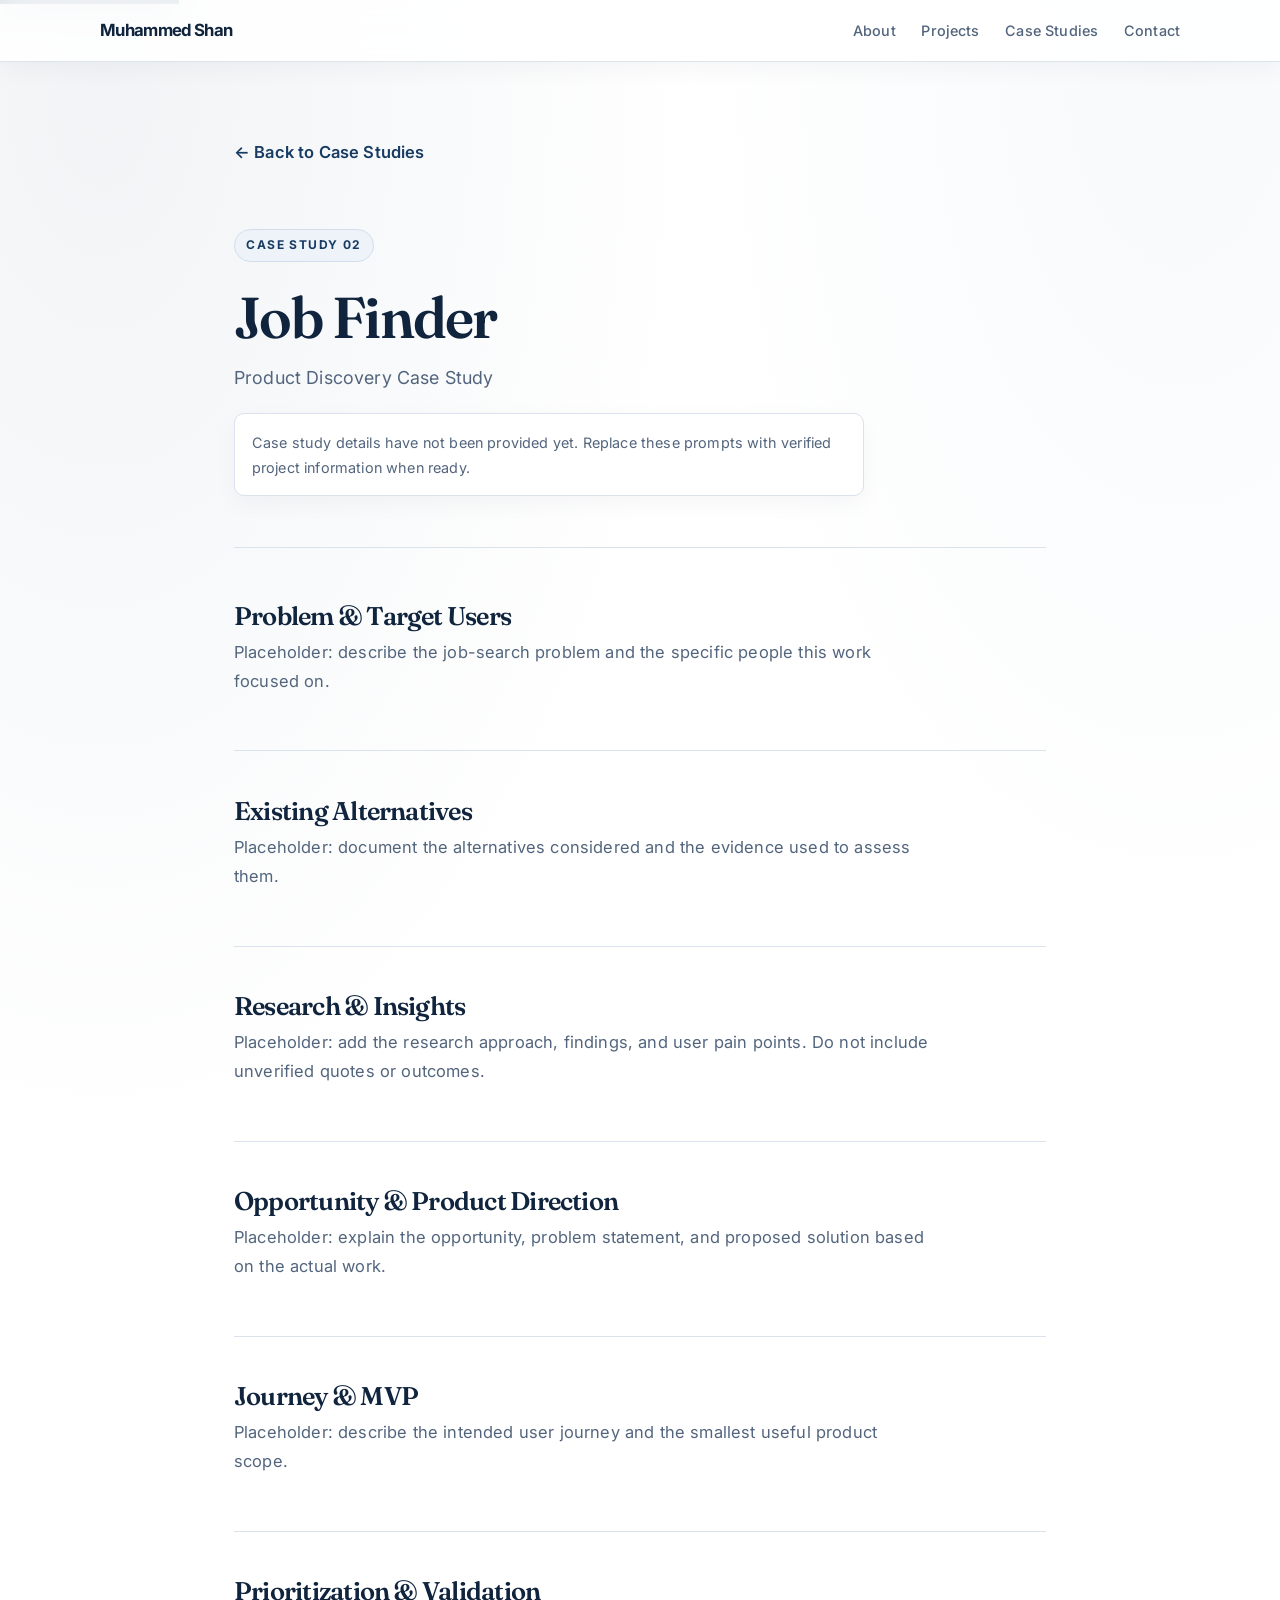
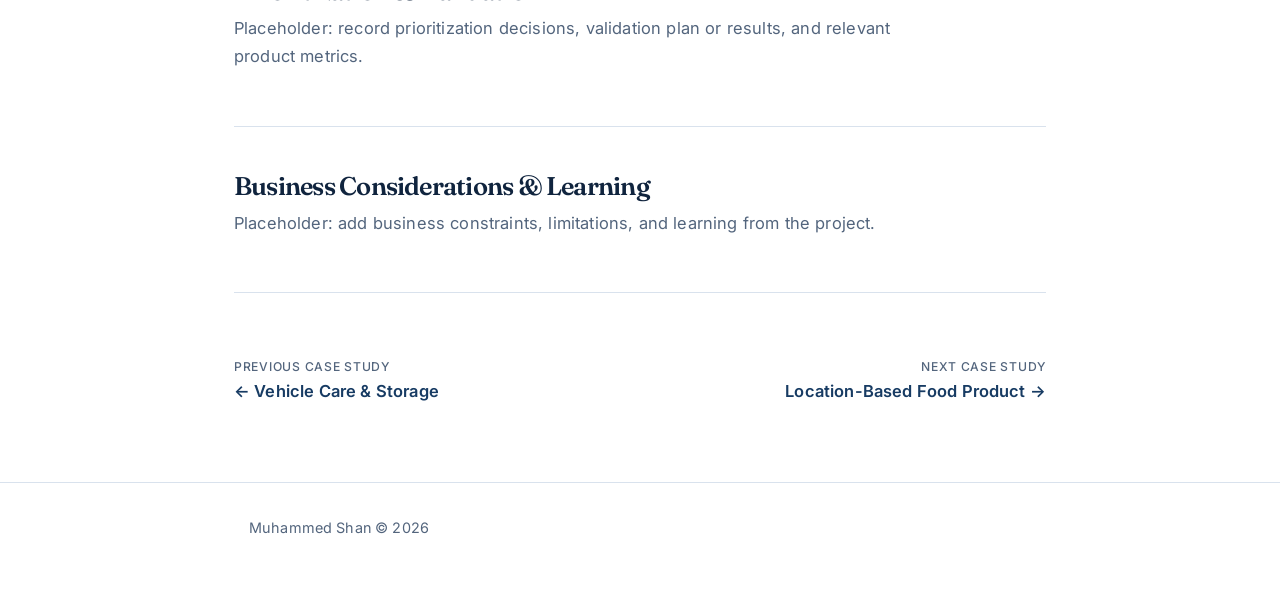
<file: case-studies/job-finder/index.html>
﻿<!DOCTYPE html>
<html lang="en">
<head>
<meta charset="UTF-8">
<meta name="viewport" content="width=device-width, initial-scale=1">
<meta name="description" content="Job Finder product discovery case study by Muhammed Shan.">
<title>Job Finder | Muhammed Shan</title>
<link rel="preconnect" href="https://fonts.googleapis.com">
<link rel="preconnect" href="https://fonts.gstatic.com" crossorigin>
<link href="https://fonts.googleapis.com/css2?family=Fraunces:opsz,wght@9..144,500;9..144,600;9..144,700&family=Inter:wght@400;500;600;700&display=swap" rel="stylesheet">
<link rel="stylesheet" href="../../stylee.css">
</head>
<body>
<a href="#main" class="skip-link">Skip to main content</a>
<header>
  <nav>
    <a class="logo" href="../../index.html">Muhammed Shan</a>
    <ul class="nav-links">
      <li><a href="../../index.html#about">About</a></li>
      <li><a href="../../index.html#projects">Projects</a></li>
      <li><a href="../../index.html#case-studies">Case Studies</a></li>
      <li><a href="../../index.html#contact">Contact</a></li>
    </ul>
  </nav>
</header>
<main id="main" class="case-study-main">
  <a class="case-study-back" href="../../index.html#case-studies">← Back to Case Studies</a>
  <div class="case-study-header">
    <div class="case-study-kicker">CASE STUDY 02</div>
    <h1>Job Finder</h1>
    <p class="case-study-subtitle">Product Discovery Case Study</p>
    <p class="case-study-notice">Case study details have not been provided yet. Replace these prompts with verified project information when ready.</p>
  </div>
  <div class="case-study-content">
    <section class="case-study-section"><h2>Problem &amp; Target Users</h2><p>Placeholder: describe the job-search problem and the specific people this work focused on.</p></section>
    <section class="case-study-section"><h2>Existing Alternatives</h2><p>Placeholder: document the alternatives considered and the evidence used to assess them.</p></section>
    <section class="case-study-section"><h2>Research &amp; Insights</h2><p>Placeholder: add the research approach, findings, and user pain points. Do not include unverified quotes or outcomes.</p></section>
    <section class="case-study-section"><h2>Opportunity &amp; Product Direction</h2><p>Placeholder: explain the opportunity, problem statement, and proposed solution based on the actual work.</p></section>
    <section class="case-study-section"><h2>Journey &amp; MVP</h2><p>Placeholder: describe the intended user journey and the smallest useful product scope.</p></section>
    <section class="case-study-section"><h2>Prioritization &amp; Validation</h2><p>Placeholder: record prioritization decisions, validation plan or results, and relevant product metrics.</p></section>
    <section class="case-study-section"><h2>Business Considerations &amp; Learning</h2><p>Placeholder: add business constraints, limitations, and learning from the project.</p></section>
  </div>
  <nav class="case-study-pager" aria-label="Case study navigation">
    <a href="../vehicle-care/"><span>Previous Case Study</span>← Vehicle Care &amp; Storage</a>
    <a href="../food-product/"><span>Next Case Study</span>Location-Based Food Product →</a>
  </nav>
</main>
<footer><p>Muhammed Shan © 2026</p></footer>
</body>
</html>
</file>
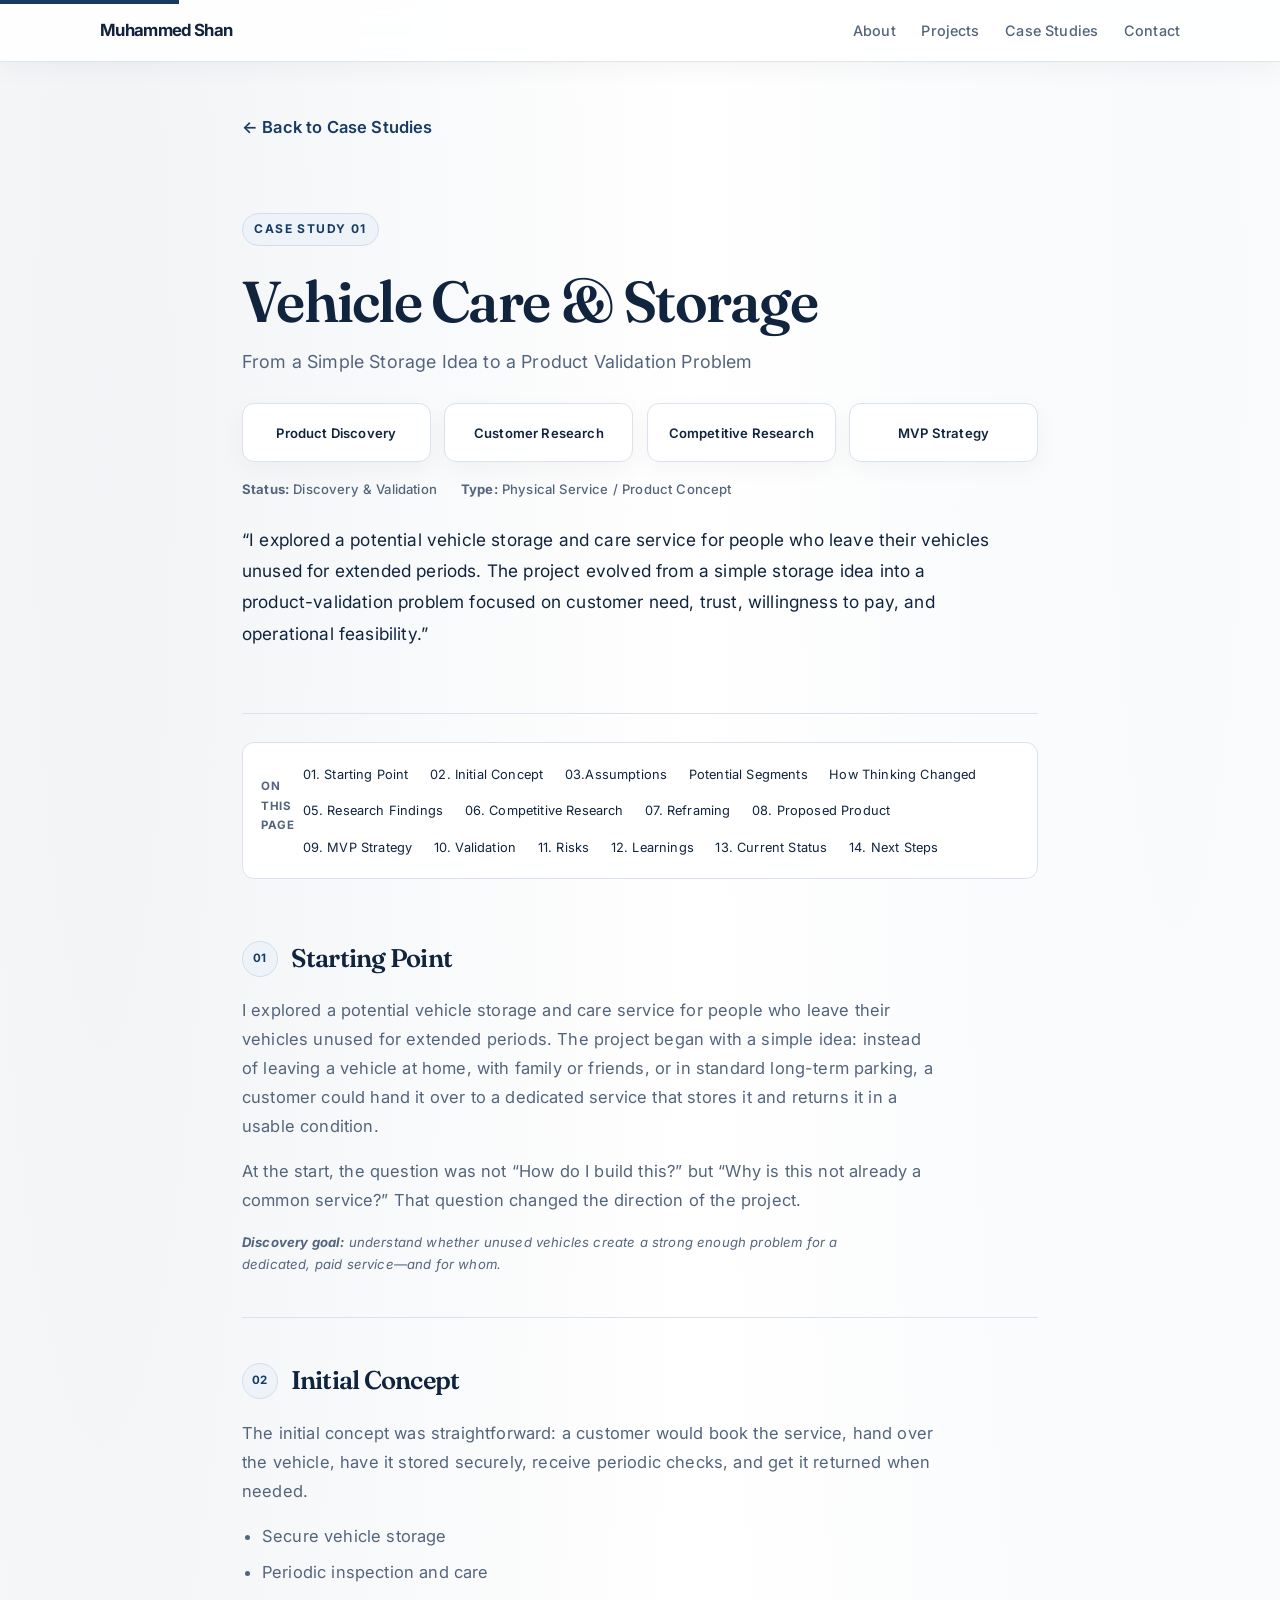
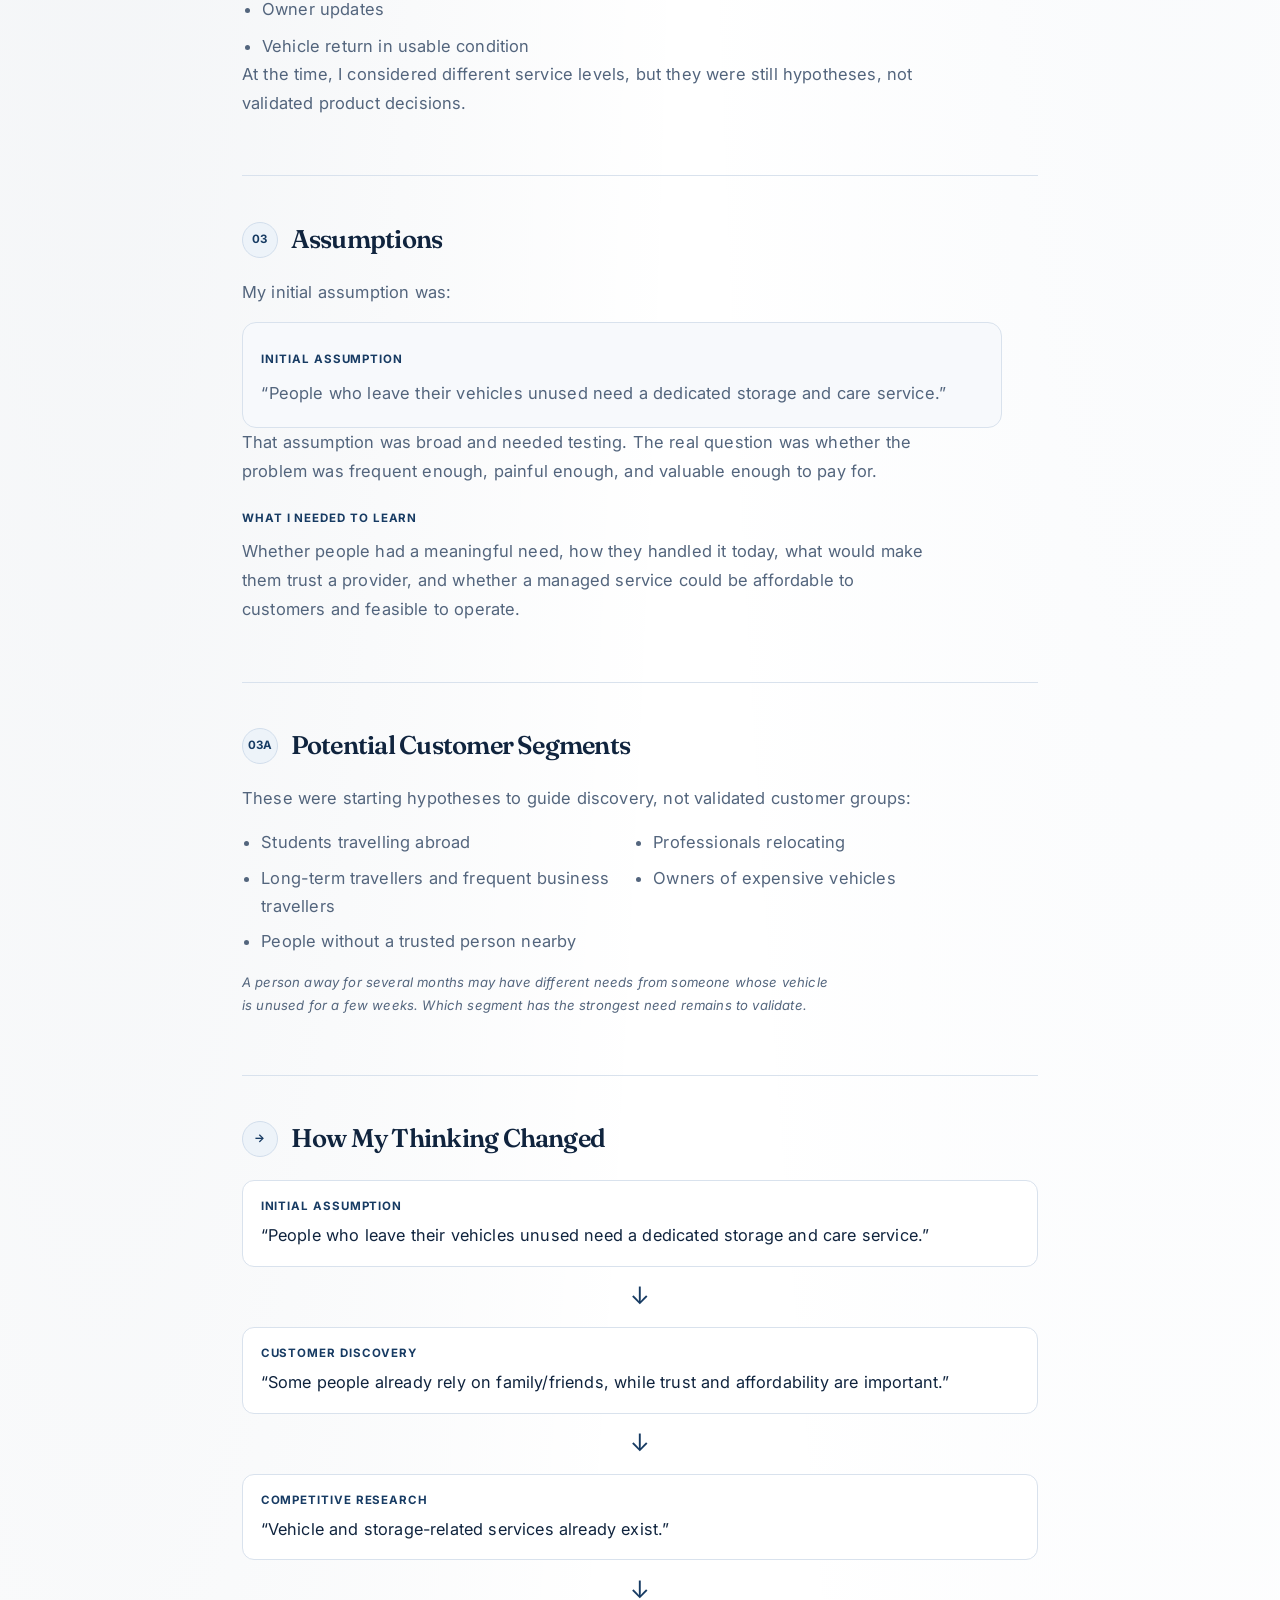
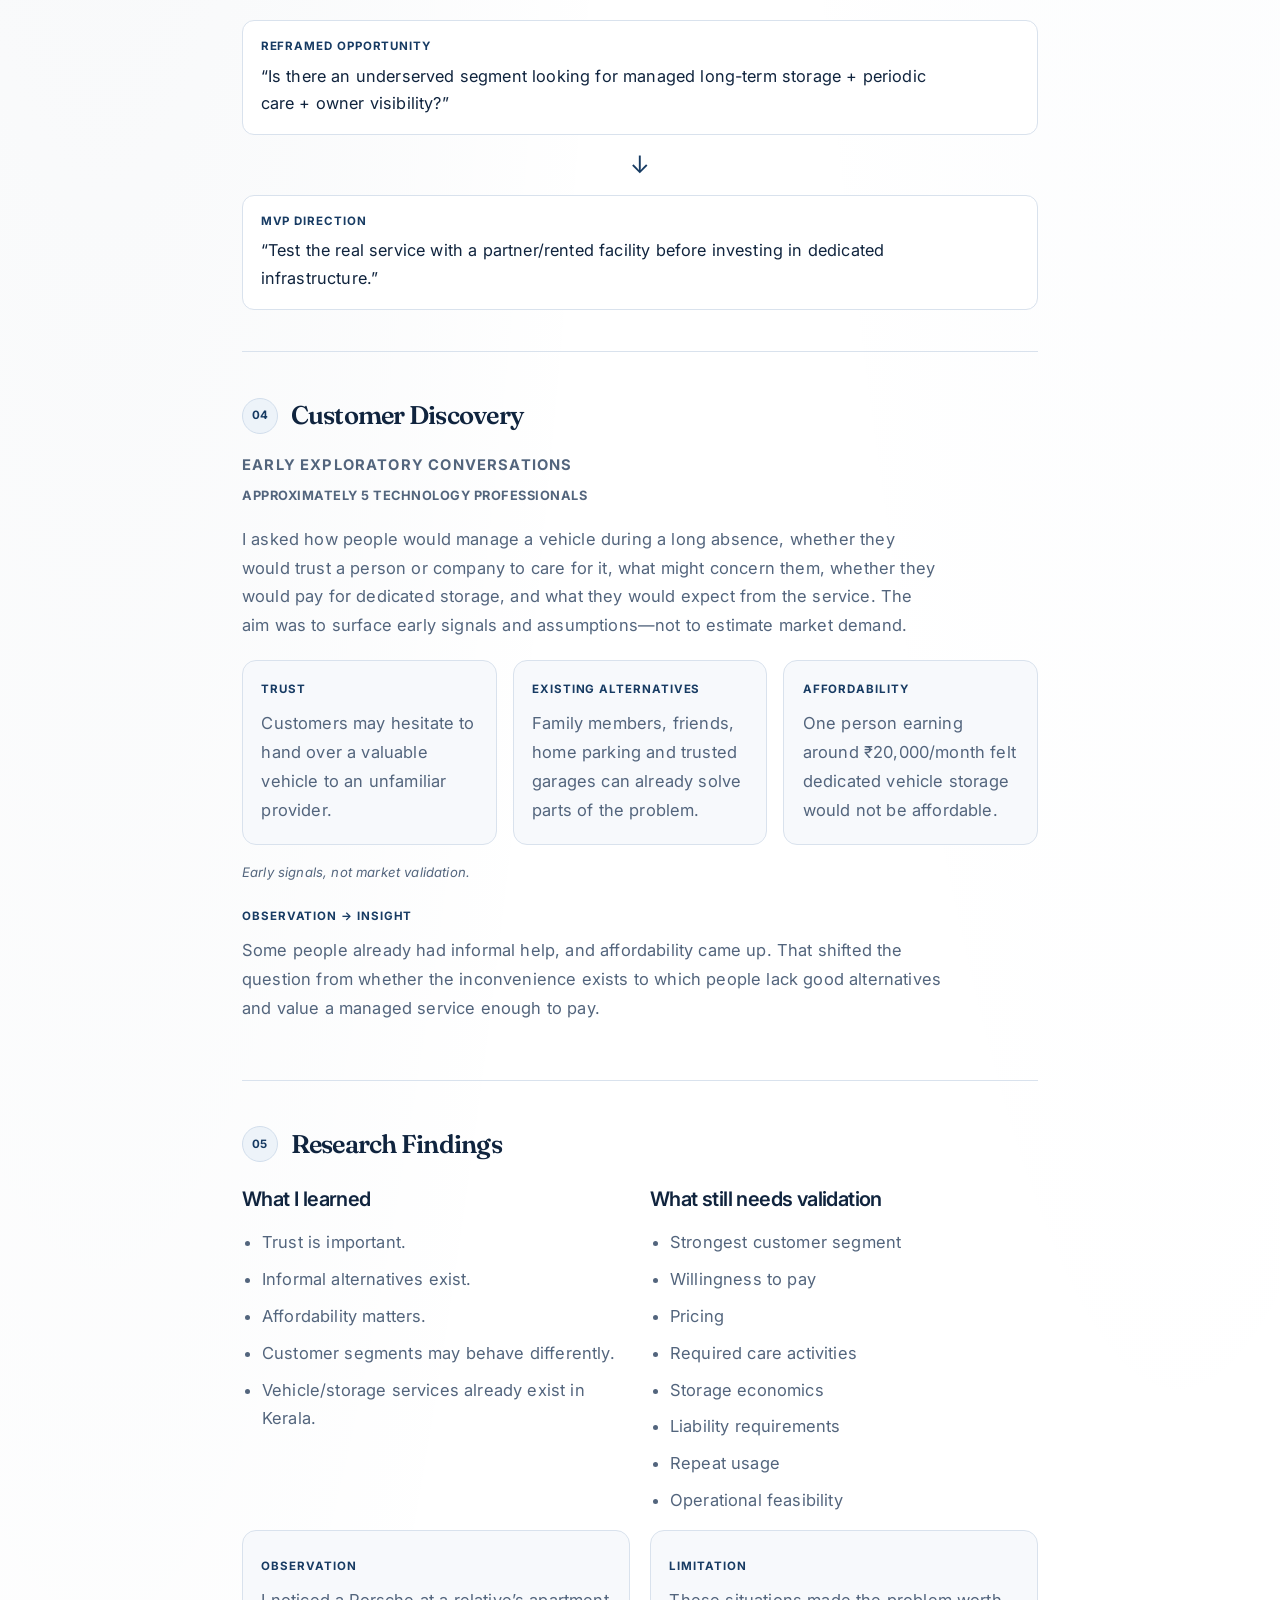
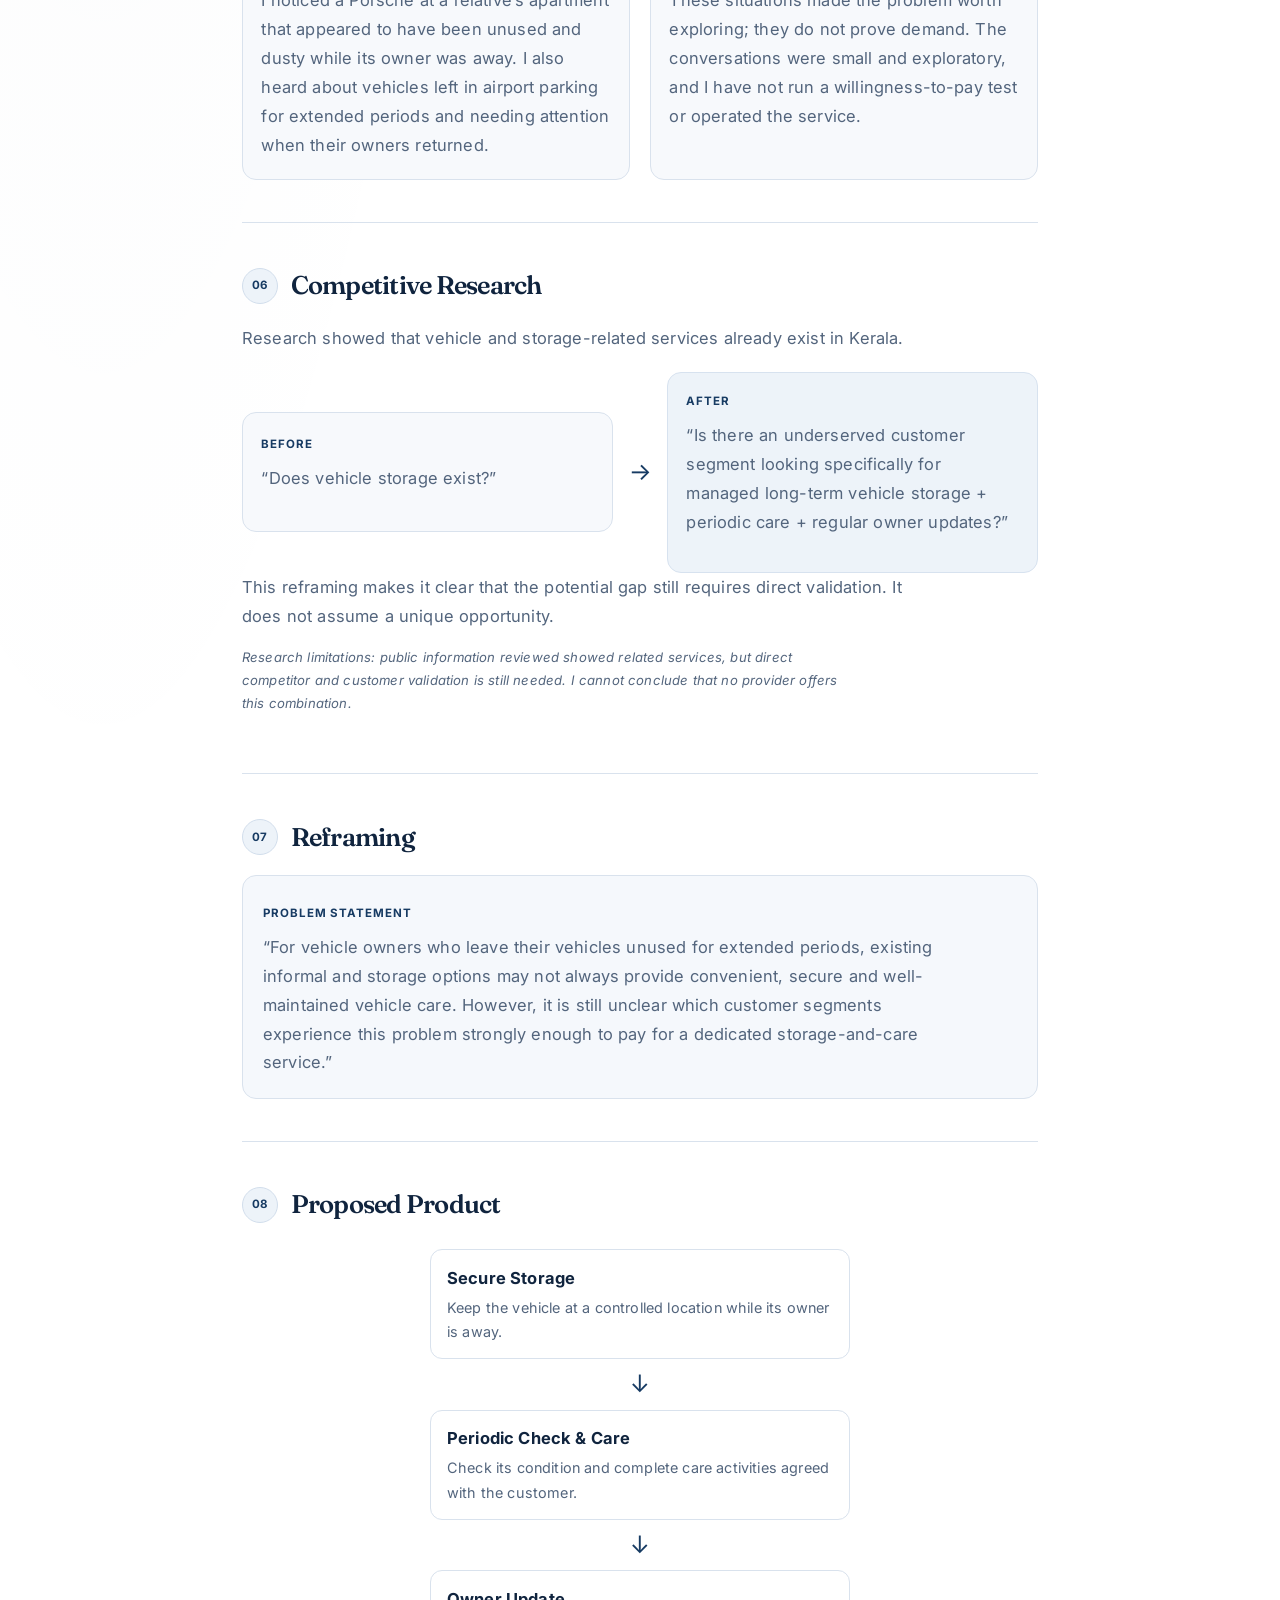
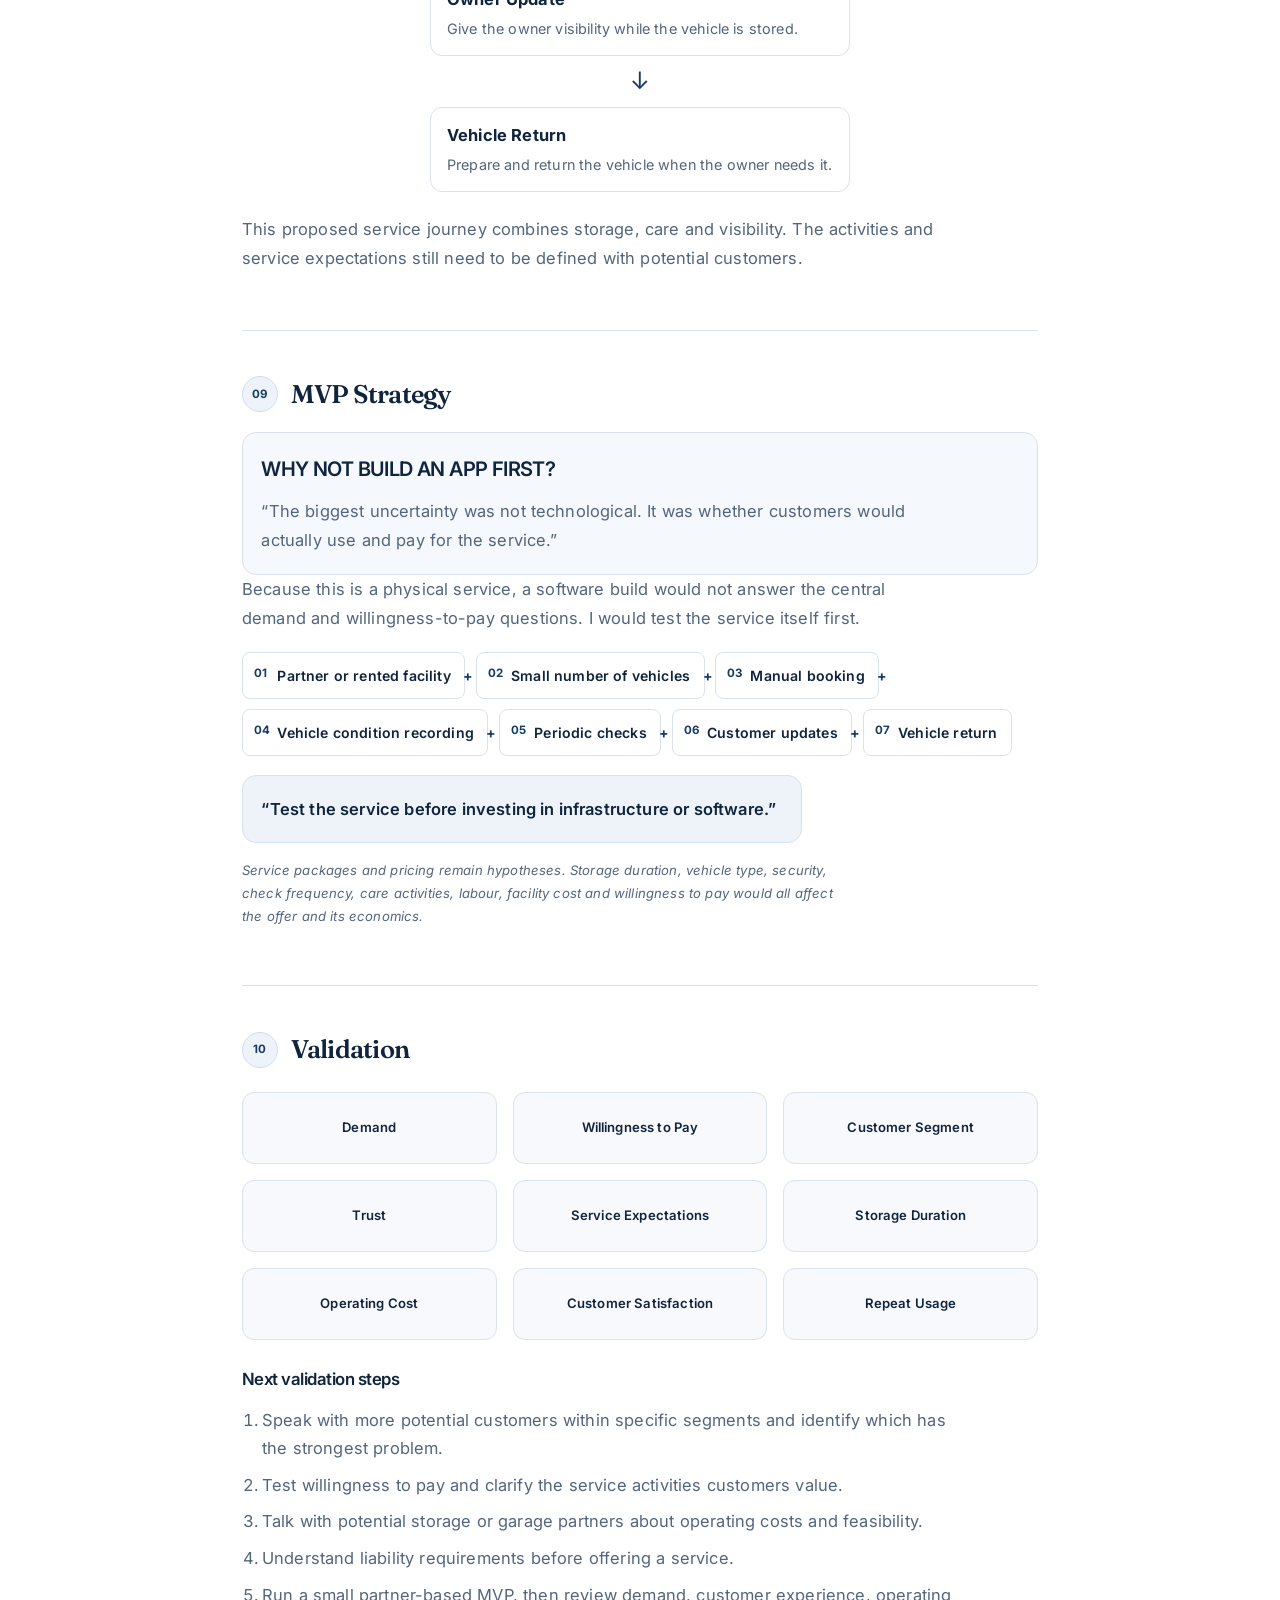
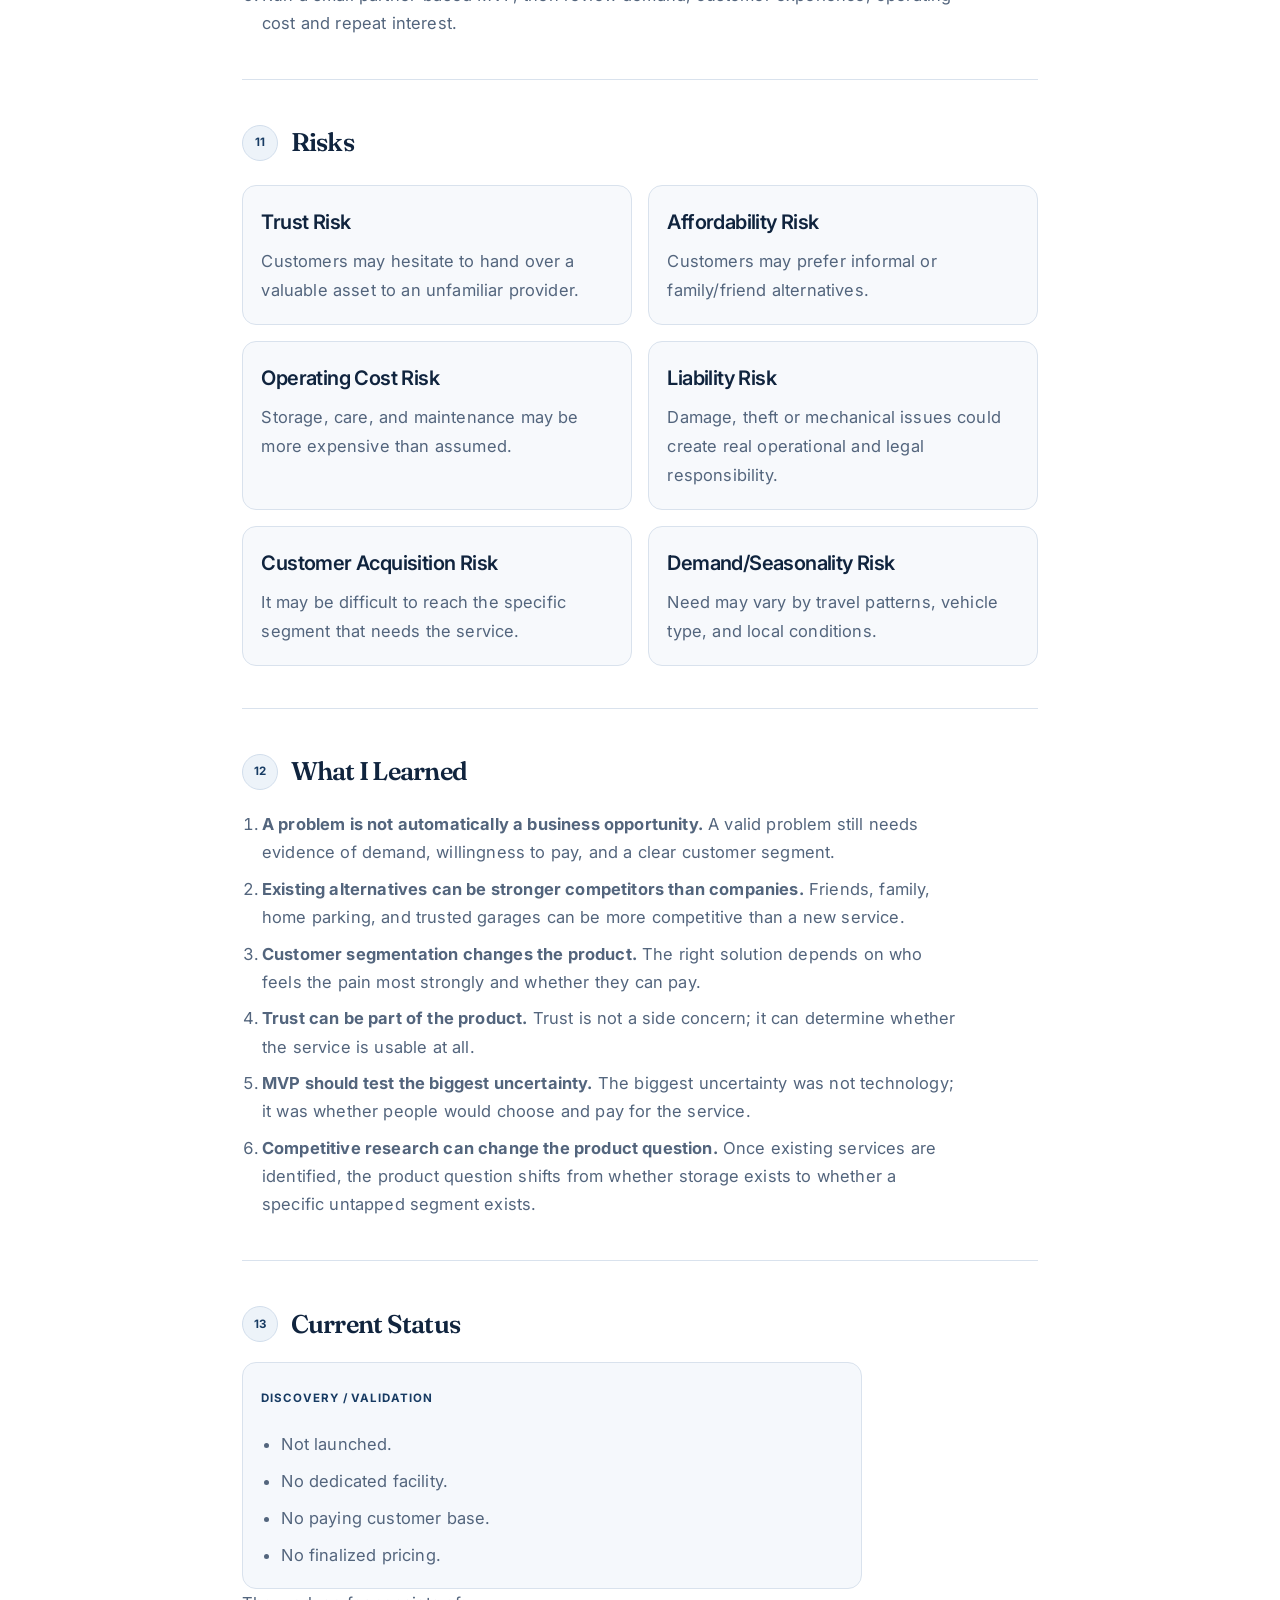
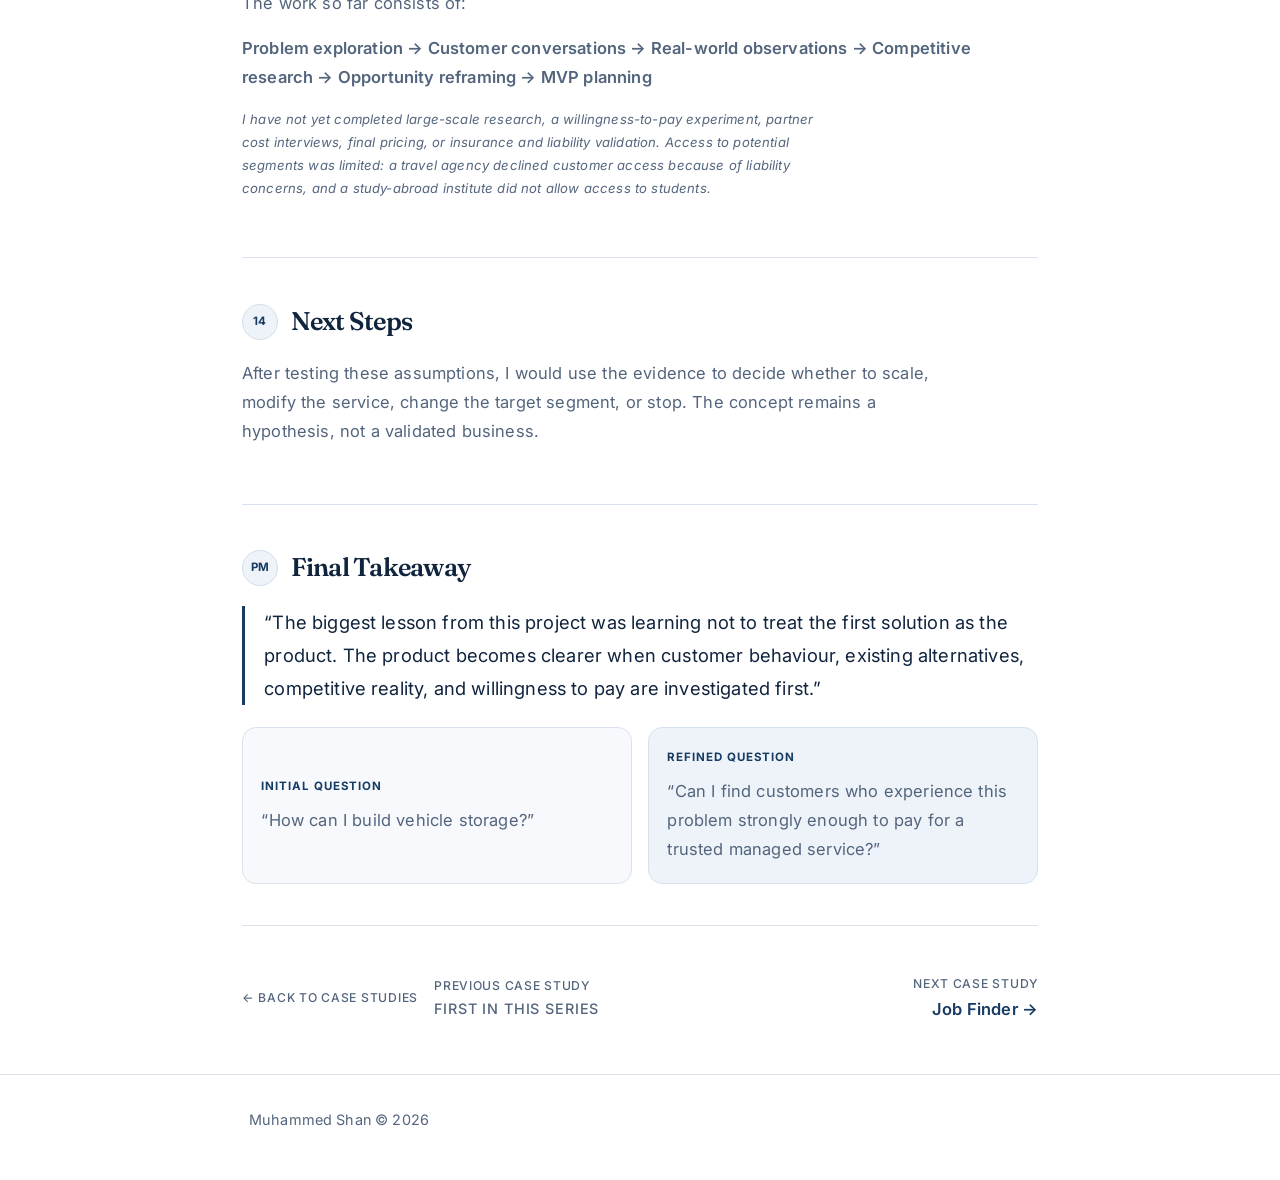
<file: case-studies/vehicle-care/index.html>
﻿<!DOCTYPE html>
<html lang="en">
<head>
<meta charset="UTF-8">
<meta name="viewport" content="width=device-width, initial-scale=1">
<meta name="description" content="Vehicle Care & Storage product discovery and MVP validation case study by Muhammed Shan.">
<title>Vehicle Care &amp; Storage | Muhammed Shan</title>
<link rel="preconnect" href="https://fonts.googleapis.com">
<link rel="preconnect" href="https://fonts.gstatic.com" crossorigin>
<link href="https://fonts.googleapis.com/css2?family=Fraunces:opsz,wght@9..144,500;9..144,600;9..144,700&family=Inter:wght@400;500;600;700&display=swap" rel="stylesheet">
<link rel="stylesheet" href="../../stylee.css">
<style>
.vehicle-case-study .toc-label {
  margin-bottom: 0.5rem;
}

.vehicle-case-study .case-study-toc ul {
  gap: 0.35rem 0.45rem;
}

.vehicle-case-study .case-study-toc a {
  display: inline-block;
  padding: 0.35rem 0.45rem;
  line-height: 1.35;
}
</style>
</head>
<body>
<a href="#main" class="skip-link">Skip to main content</a>
<header><nav><a class="logo" href="../../index.html">Muhammed Shan</a><ul class="nav-links"><li><a href="../../index.html#about">About</a></li><li><a href="../../index.html#projects">Projects</a></li><li><a href="../../index.html#case-studies">Case Studies</a></li><li><a href="../../index.html#contact">Contact</a></li></ul></nav></header>
<main id="main" class="case-study-main vehicle-case-study">
  <a class="case-study-back" href="../../index.html#case-studies">← Back to Case Studies</a>

  <header class="case-study-header">
    <div class="case-study-kicker">CASE STUDY 01</div>
    <h1>Vehicle Care &amp; Storage</h1>
    <p class="case-study-subtitle">From a Simple Storage Idea to a Product Validation Problem</p>

    <div class="case-study-meta">
      <div class="meta-block"><span>Product Discovery</span></div>
      <div class="meta-block"><span>Customer Research</span></div>
      <div class="meta-block"><span>Competitive Research</span></div>
      <div class="meta-block"><span>MVP Strategy</span></div>
    </div>

    <div class="case-study-meta-row">
      <div class="meta-inline"><strong>Status:</strong> Discovery &amp; Validation</div>
      <div class="meta-inline"><strong>Type:</strong> Physical Service / Product Concept</div>
    </div>

    <p class="case-study-intro">“I explored a potential vehicle storage and care service for people who leave their vehicles unused for extended periods. The project evolved from a simple storage idea into a product-validation problem focused on customer need, trust, willingness to pay, and operational feasibility.”</p>
  </header>

  <nav class="case-study-toc" aria-label="Case study sections">
    <div class="toc-label">On this page</div>
    <ul>
      <li><a href="#starting-point">01. Starting Point</a></li>
      <li><a href="#initial-concept">02. Initial Concept</a></li>
      <li><a href="#assumptions">03.Assumptions</a></li>
      <li><a href="#potential-segments">Potential Segments</a></li>
      <li><a href="#thinking-changed">How Thinking Changed</a></li>
      <li><a href="#customer-discovery.>04 Customer Discovery</a></li>
      <li><a href="#research-findings">05. Research Findings</a></li>
      <li><a href="#competitive-research">06. Competitive Research</a></li>
      <li><a href="#reframing">07. Reframing</a></li>
      <li><a href="#proposed-product">08. Proposed Product</a></li>
      <li><a href="#mvp-strategy">09. MVP Strategy</a></li>
      <li><a href="#validation">10. Validation</a></li>
      <li><a href="#risks">11. Risks</a></li>
      <li><a href="#learnings">12. Learnings</a></li>
      <li><a href="#current-status">13. Current Status</a></li>
      <li><a href="#next-steps">14. Next Steps</a></li>
    </ul>
  </nav>

  <div class="case-study-content">
    <section id="starting-point" class="case-study-section">
      <div class="section-header">
        <span class="section-number">01</span>
        <h2>Starting Point</h2>
      </div>
      <p>I explored a potential vehicle storage and care service for people who leave their vehicles unused for extended periods. The project began with a simple idea: instead of leaving a vehicle at home, with family or friends, or in standard long-term parking, a customer could hand it over to a dedicated service that stores it and returns it in a usable condition.</p>
      <p>At the start, the question was not “How do I build this?” but “Why is this not already a common service?” That question changed the direction of the project.</p>
      <div class="case-study-note"><strong>Discovery goal:</strong> understand whether unused vehicles create a strong enough problem for a dedicated, paid service—and for whom.</div>
    </section>

    <section id="initial-concept" class="case-study-section">
      <div class="section-header">
        <span class="section-number">02</span>
        <h2>Initial Concept</h2>
      </div>
      <p>The initial concept was straightforward: a customer would book the service, hand over the vehicle, have it stored securely, receive periodic checks, and get it returned when needed.</p>
      <div class="case-study-bullets">
        <ul>
          <li>Secure vehicle storage</li>
          <li>Periodic inspection and care</li>
          <li>Owner updates</li>
          <li>Vehicle return in usable condition</li>
        </ul>
      </div>
      <p>At the time, I considered different service levels, but they were still hypotheses, not validated product decisions.</p>
    </section>

    <section id="assumptions" class="case-study-section">
      <div class="section-header">
        <span class="section-number">03</span>
        <h2>Assumptions</h2>
      </div>
      <p>My initial assumption was:</p>
      <div class="case-study-highlight">
        <span class="label">INITIAL ASSUMPTION</span>
        <p>“People who leave their vehicles unused need a dedicated storage and care service.”</p>
      </div>
      <p>That assumption was broad and needed testing. The real question was whether the problem was frequent enough, painful enough, and valuable enough to pay for.</p>
      <p><span class="label">WHAT I NEEDED TO LEARN</span><br>Whether people had a meaningful need, how they handled it today, what would make them trust a provider, and whether a managed service could be affordable to customers and feasible to operate.</p>
    </section>

    <section id="potential-segments" class="case-study-section">
      <div class="section-header"><span class="section-number">03A</span><h2>Potential Customer Segments</h2></div>
      <p>These were starting hypotheses to guide discovery, not validated customer groups:</p>
      <ul class="learning-list segment-list">
        <li>Students travelling abroad</li>
        <li>Professionals relocating</li>
        <li>Long-term travellers and frequent business travellers</li>
        <li>Owners of expensive vehicles</li>
        <li>People without a trusted person nearby</li>
      </ul>
      <p class="case-study-note">A person away for several months may have different needs from someone whose vehicle is unused for a few weeks. Which segment has the strongest need remains to validate.</p>
    </section>

    <section id="thinking-changed" class="case-study-section">
      <div class="section-header">
        <span class="section-number" aria-hidden="true">→</span>
        <h2>How My Thinking Changed</h2>
      </div>
      <div class="thinking-evolution" aria-label="How my thinking changed">
        <div class="evolution-step">
          <span class="step-label">INITIAL ASSUMPTION</span>
          <p>“People who leave their vehicles unused need a dedicated storage and care service.”</p>
        </div>
        <div class="evolution-arrow" aria-hidden="true">↓</div>
        <div class="evolution-step">
          <span class="step-label">CUSTOMER DISCOVERY</span>
          <p>“Some people already rely on family/friends, while trust and affordability are important.”</p>
        </div>
        <div class="evolution-arrow" aria-hidden="true">↓</div>
        <div class="evolution-step">
          <span class="step-label">COMPETITIVE RESEARCH</span>
          <p>“Vehicle and storage-related services already exist.”</p>
        </div>
        <div class="evolution-arrow" aria-hidden="true">↓</div>
        <div class="evolution-step">
          <span class="step-label">REFRAMED OPPORTUNITY</span>
          <p>“Is there an underserved segment looking for managed long-term storage + periodic care + owner visibility?”</p>
        </div>
        <div class="evolution-arrow" aria-hidden="true">↓</div>
        <div class="evolution-step">
          <span class="step-label">MVP DIRECTION</span>
          <p>“Test the real service with a partner/rented facility before investing in dedicated infrastructure.”</p>
        </div>
      </div>
    </section>

    <section id="customer-discovery" class="case-study-section">
      <div class="section-header">
        <span class="section-number">04</span>
        <h2>Customer Discovery</h2>
      </div>
      <p class="section-subtitle">Early exploratory conversations</p>
      <p class="section-subtitle small">Approximately 5 technology professionals</p>
      <p>I asked how people would manage a vehicle during a long absence, whether they would trust a person or company to care for it, what might concern them, whether they would pay for dedicated storage, and what they would expect from the service. The aim was to surface early signals and assumptions—not to estimate market demand.</p>

      <div class="insight-grid">
        <article class="insight-card">
          <span class="card-label">TRUST</span>
          <p>Customers may hesitate to hand over a valuable vehicle to an unfamiliar provider.</p>
        </article>
        <article class="insight-card">
          <span class="card-label">EXISTING ALTERNATIVES</span>
          <p>Family members, friends, home parking and trusted garages can already solve parts of the problem.</p>
        </article>
        <article class="insight-card">
          <span class="card-label">AFFORDABILITY</span>
          <p>One person earning around ₹20,000/month felt dedicated vehicle storage would not be affordable.</p>
        </article>
      </div>

      <p class="case-study-note">Early signals, not market validation.</p>
      <p><span class="label">OBSERVATION → INSIGHT</span><br>Some people already had informal help, and affordability came up. That shifted the question from whether the inconvenience exists to which people lack good alternatives and value a managed service enough to pay.</p>
    </section>

    <section id="research-findings" class="case-study-section">
      <div class="section-header">
        <span class="section-number">05</span>
        <h2>Research Findings</h2>
      </div>
      <div class="two-column">
        <div>
          <h3>What I learned</h3>
          <ul>
            <li>Trust is important.</li>
            <li>Informal alternatives exist.</li>
            <li>Affordability matters.</li>
            <li>Customer segments may behave differently.</li>
            <li>Vehicle/storage services already exist in Kerala.</li>
          </ul>
        </div>
        <div>
          <h3>What still needs validation</h3>
          <ul>
            <li>Strongest customer segment</li>
            <li>Willingness to pay</li>
            <li>Pricing</li>
            <li>Required care activities</li>
            <li>Storage economics</li>
            <li>Liability requirements</li>
            <li>Repeat usage</li>
            <li>Operational feasibility</li>
          </ul>
        </div>
      </div>
      <div class="two-column evidence-notes">
        <div class="case-study-highlight"><span class="label">OBSERVATION</span><p>I noticed a Porsche at a relative’s apartment that appeared to have been unused and dusty while its owner was away. I also heard about vehicles left in airport parking for extended periods and needing attention when their owners returned.</p></div>
        <div class="case-study-highlight"><span class="label">LIMITATION</span><p>These situations made the problem worth exploring; they do not prove demand. The conversations were small and exploratory, and I have not run a willingness-to-pay test or operated the service.</p></div>
      </div>
    </section>

    <section id="competitive-research" class="case-study-section">
      <div class="section-header">
        <span class="section-number">06</span>
        <h2>Competitive Research</h2>
      </div>
      <p>Research showed that vehicle and storage-related services already exist in Kerala.</p>
      <div class="before-after">
        <div class="before-after-box">
          <span class="label">BEFORE</span>
          <p>“Does vehicle storage exist?”</p>
        </div>
        <div class="comparison-arrow" aria-hidden="true">→</div>
        <div class="before-after-box highlight-box">
          <span class="label">AFTER</span>
          <p>“Is there an underserved customer segment looking specifically for managed long-term vehicle storage + periodic care + regular owner updates?”</p>
        </div>
      </div>
      <p>This reframing makes it clear that the potential gap still requires direct validation. It does not assume a unique opportunity.</p>
      <p class="case-study-note">Research limitations: public information reviewed showed related services, but direct competitor and customer validation is still needed. I cannot conclude that no provider offers this combination.</p>
    </section>

    <section id="reframing" class="case-study-section">
      <div class="section-header">
        <span class="section-number">07</span>
        <h2>Reframing</h2>
      </div>
      <div class="problem-box">
        <span class="label">PROBLEM STATEMENT</span>
        <p>“For vehicle owners who leave their vehicles unused for extended periods, existing informal and storage options may not always provide convenient, secure and well-maintained vehicle care. However, it is still unclear which customer segments experience this problem strongly enough to pay for a dedicated storage-and-care service.”</p>
      </div>
    </section>

    <section id="proposed-product" class="case-study-section">
      <div class="section-header">
        <span class="section-number">08</span>
        <h2>Proposed Product</h2>
      </div>
      <div class="journey-flow" aria-label="Proposed service journey">
        <div class="journey-step"><strong>Secure Storage</strong><span>Keep the vehicle at a controlled location while its owner is away.</span></div>
        <div class="step-arrow" aria-hidden="true">↓</div>
        <div class="journey-step"><strong>Periodic Check &amp; Care</strong><span>Check its condition and complete care activities agreed with the customer.</span></div>
        <div class="step-arrow" aria-hidden="true">↓</div>
        <div class="journey-step"><strong>Owner Update</strong><span>Give the owner visibility while the vehicle is stored.</span></div>
        <div class="step-arrow" aria-hidden="true">↓</div>
        <div class="journey-step"><strong>Vehicle Return</strong><span>Prepare and return the vehicle when the owner needs it.</span></div>
      </div>
      <p>This proposed service journey combines storage, care and visibility. The activities and service expectations still need to be defined with potential customers.</p>
    </section>

    <section id="mvp-strategy" class="case-study-section">
      <div class="section-header">
        <span class="section-number">09</span>
        <h2>MVP Strategy</h2>
      </div>
      <div class="mvp-block">
        <h3>WHY NOT BUILD AN APP FIRST?</h3>
        <p>“The biggest uncertainty was not technological. It was whether customers would actually use and pay for the service.”</p>
      </div>
      <p>Because this is a physical service, a software build would not answer the central demand and willingness-to-pay questions. I would test the service itself first.</p>
      <ol class="mvp-sequence" aria-label="Proposed MVP service steps">
        <li>Partner or rented facility</li><li>Small number of vehicles</li><li>Manual booking</li><li>Vehicle condition recording</li><li>Periodic checks</li><li>Customer updates</li><li>Vehicle return</li>
      </ol>
      <div class="callout">“Test the service before investing in infrastructure or software.”</div>
      <p class="case-study-note">Service packages and pricing remain hypotheses. Storage duration, vehicle type, security, check frequency, care activities, labour, facility cost and willingness to pay would all affect the offer and its economics.</p>
    </section>

    <section id="validation" class="case-study-section">
      <div class="section-header">
        <span class="section-number">10</span>
        <h2>Validation</h2>
      </div>
      <div class="validation-grid">
        <div class="validation-item">Demand</div>
        <div class="validation-item">Willingness to Pay</div>
        <div class="validation-item">Customer Segment</div>
        <div class="validation-item">Trust</div>
        <div class="validation-item">Service Expectations</div>
        <div class="validation-item">Storage Duration</div>
        <div class="validation-item">Operating Cost</div>
        <div class="validation-item">Customer Satisfaction</div>
        <div class="validation-item">Repeat Usage</div>
      </div>
      <h3 class="next-validation-title">Next validation steps</h3>
      <ol class="learning-list">
        <li>Speak with more potential customers within specific segments and identify which has the strongest problem.</li>
        <li>Test willingness to pay and clarify the service activities customers value.</li>
        <li>Talk with potential storage or garage partners about operating costs and feasibility.</li>
        <li>Understand liability requirements before offering a service.</li>
        <li>Run a small partner-based MVP, then review demand, customer experience, operating cost and repeat interest.</li>
      </ol>
    </section>

    <section id="risks" class="case-study-section">
      <div class="section-header">
        <span class="section-number">11</span>
        <h2>Risks</h2>
      </div>
      <div class="risk-grid">
        <div class="risk-card"><h3>Trust Risk</h3><p>Customers may hesitate to hand over a valuable asset to an unfamiliar provider.</p></div>
        <div class="risk-card"><h3>Affordability Risk</h3><p>Customers may prefer informal or family/friend alternatives.</p></div>
        <div class="risk-card"><h3>Operating Cost Risk</h3><p>Storage, care, and maintenance may be more expensive than assumed.</p></div>
        <div class="risk-card"><h3>Liability Risk</h3><p>Damage, theft or mechanical issues could create real operational and legal responsibility.</p></div>
        <div class="risk-card"><h3>Customer Acquisition Risk</h3><p>It may be difficult to reach the specific segment that needs the service.</p></div>
        <div class="risk-card"><h3>Demand/Seasonality Risk</h3><p>Need may vary by travel patterns, vehicle type, and local conditions.</p></div>
      </div>
    </section>

    <section id="learnings" class="case-study-section">
      <div class="section-header">
        <span class="section-number">12</span>
        <h2>What I Learned</h2>
      </div>
      <ol class="learning-list">
        <li><strong>A problem is not automatically a business opportunity.</strong> A valid problem still needs evidence of demand, willingness to pay, and a clear customer segment.</li>
        <li><strong>Existing alternatives can be stronger competitors than companies.</strong> Friends, family, home parking, and trusted garages can be more competitive than a new service.</li>
        <li><strong>Customer segmentation changes the product.</strong> The right solution depends on who feels the pain most strongly and whether they can pay.</li>
        <li><strong>Trust can be part of the product.</strong> Trust is not a side concern; it can determine whether the service is usable at all.</li>
        <li><strong>MVP should test the biggest uncertainty.</strong> The biggest uncertainty was not technology; it was whether people would choose and pay for the service.</li>
        <li><strong>Competitive research can change the product question.</strong> Once existing services are identified, the product question shifts from whether storage exists to whether a specific untapped segment exists.</li>
      </ol>
    </section>

    <section id="current-status" class="case-study-section">
      <div class="section-header">
        <span class="section-number">13</span>
        <h2>Current Status</h2>
      </div>
      <div class="status-box">
        <span class="label">DISCOVERY / VALIDATION</span>
        <ul>
          <li>Not launched.</li>
          <li>No dedicated facility.</li>
          <li>No paying customer base.</li>
          <li>No finalized pricing.</li>
        </ul>
      </div>
      <p>The work so far consists of:</p>
      <p class="progress-flow">Problem exploration → Customer conversations → Real-world observations → Competitive research → Opportunity reframing → MVP planning</p>
      <p class="case-study-note">I have not yet completed large-scale research, a willingness-to-pay experiment, partner cost interviews, final pricing, or insurance and liability validation. Access to potential segments was limited: a travel agency declined customer access because of liability concerns, and a study-abroad institute did not allow access to students.</p>
    </section>

    <section id="next-steps" class="case-study-section">
      <div class="section-header">
        <span class="section-number">14</span>
        <h2>Next Steps</h2>
      </div>
      <p>After testing these assumptions, I would use the evidence to decide whether to scale, modify the service, change the target segment, or stop. The concept remains a hypothesis, not a validated business.</p>
    </section>

    <section class="case-study-section final-takeaway">
      <div class="section-header">
        <span class="section-number">PM</span>
        <h2>Final Takeaway</h2>
      </div>
      <blockquote>“The biggest lesson from this project was learning not to treat the first solution as the product. The product becomes clearer when customer behaviour, existing alternatives, competitive reality, and willingness to pay are investigated first.”</blockquote>
      <div class="question-pair">
        <div class="question-block">
          <span class="label">INITIAL QUESTION</span>
          <p>“How can I build vehicle storage?”</p>
        </div>
        <div class="question-block accent-block">
          <span class="label">REFINED QUESTION</span>
          <p>“Can I find customers who experience this problem strongly enough to pay for a trusted managed service?”</p>
        </div>
      </div>
    </section>
  </div>

  <nav class="case-study-pager" aria-label="Case study navigation">
    <a href="../../index.html#case-studies"><span>← Back to Case Studies</span></a>
    <span class="case-study-pager-current" aria-disabled="true"><span>Previous Case Study</span>First in this series</span>
    <a href="../job-finder/"><span>Next Case Study</span>Job Finder →</a>
  </nav>
</main>

<footer><p>Muhammed Shan © 2026</p></footer>
</body>
</html>
</file>
<file: stylee.css>
* {
    margin: 0;
    padding: 0;
    box-sizing: border-box;
}

:root {
    color-scheme: light;
    --color-bg: #ffffff;
    --color-surface: #ffffff;
    --color-text: #10243e;
    --color-text-light: #53657d;
    --color-border: #d9e2ed;
    --color-accent: #173b63;
    --color-accent-hover: #0e2948;
    --color-highlight: #6e8fb5;
    --color-accent-soft: #edf3f9;
    --font-sans: Inter, "Segoe UI", Roboto, Helvetica, Arial, sans-serif;
    --font-display: Fraunces, Georgia, "Times New Roman", serif;
    --line-height: 1.7;
    --max-width: 1080px;
    --radius: 14px;
    --radius-sm: 10px;
    --shadow-soft: 0 16px 40px rgba(16, 36, 62, 0.08);
    --shadow-card: 0 8px 24px rgba(16, 36, 62, 0.04);
}

@media (prefers-reduced-motion: reduce) {
    * {
        animation-duration: 0.01ms !important;
        animation-iteration-count: 1 !important;
        transition-duration: 0.01ms !important;
    }
}

html {
    scroll-behavior: smooth;
    scroll-padding-top: 90px;
}

body {
    font-family: var(--font-sans);
    color: var(--color-text);
    background-color: var(--color-bg);
    background-image:
        radial-gradient(ellipse at 8% 4%, rgba(23, 59, 99, 0.06), transparent 36%),
        radial-gradient(ellipse at 92% 3%, rgba(110, 143, 181, 0.05), transparent 30%);
    line-height: var(--line-height);
    font-size: 16.5px;
    letter-spacing: 0.01em;
    -webkit-font-smoothing: antialiased;
}

@media (max-width: 640px) {
    body {
        font-size: 15.5px;
    }
}

body > header {
    padding: 1rem 1.5rem;
    border-bottom: 1px solid rgba(217, 226, 237, 0.9);
    position: sticky;
    top: 0;
    background: rgba(255, 255, 255, 0.86);
    box-shadow: 0 8px 24px rgba(16, 36, 62, 0.04);
    backdrop-filter: blur(16px);
    -webkit-backdrop-filter: blur(16px);
    z-index: 100;
}

nav {
    max-width: var(--max-width);
    margin: 0 auto;
    display: flex;
    justify-content: space-between;
    align-items: center;
}

.logo {
    color: var(--color-text);
    font-size: 1.05rem;
    font-weight: 700;
    letter-spacing: -0.04em;
    text-decoration: none;
}

.nav-links {
    display: flex;
    gap: clamp(0.75rem, 2vw, 1.8rem);
    list-style: none;
}

.nav-links a {
    position: relative;
    color: var(--color-text-light);
    text-decoration: none;
    font-size: 0.9rem;
    font-weight: 500;
    padding: 0.45rem 0;
    transition: color 0.2s ease;
}

.nav-links a:hover,
.nav-links a:focus-visible {
    color: var(--color-accent);
}

.nav-links a::after {
    position: absolute;
    right: 0;
    bottom: 0;
    left: 0;
    height: 1.5px;
    content: "";
    background: var(--color-accent);
    transform: scaleX(0);
    transform-origin: right;
    transition: transform 220ms ease;
}

.nav-links a:hover::after,
.nav-links a:focus-visible::after {
    transform: scaleX(1);
    transform-origin: left;
}

@media (max-width: 640px) {
    .nav-links {
        gap: 1rem;
        font-size: 0.85rem;
    }
}

section {
    padding: clamp(4rem, 8vw, 6.5rem) 1.5rem;
    scroll-margin-top: 76px;
}

.container {
    max-width: var(--max-width);
    margin: 0 auto;
}

h1,
h2,
h3,
h4 {
    color: var(--color-text);
    letter-spacing: -0.03em;
}

h1,
h2 {
    font-family: var(--font-display);
    font-weight: 600;
}

h1 {
    font-size: clamp(2.6rem, 5vw, 4.1rem);
    margin-bottom: 1rem;
    line-height: 1.08;
}

h2 {
    position: relative;
    width: fit-content;
    font-size: clamp(1.85rem, 3vw, 2.4rem);
    margin-bottom: 2.25rem;
    padding-bottom: 0.65rem;
}

h2::after {
    position: absolute;
    bottom: 0;
    left: 0;
    width: 2.75rem;
    height: 2px;
    content: "";
    border-radius: 2px;
    background: var(--color-accent);
}

h3 {
    font-size: 1.25rem;
    font-weight: 600;
    margin-bottom: 1rem;
}

p {
    color: var(--color-text-light);
    margin-bottom: 1rem;
    max-width: 70ch;
    line-height: 1.75;
}

a {
    color: var(--color-accent);
    text-decoration: none;
    transition: color 0.2s ease;
}

a:hover {
    color: var(--color-accent-hover);
}

.hero {
    display: grid;
    grid-template-columns: 1fr 1fr;
    gap: clamp(2rem, 6vw, 5rem);
    align-items: center;
    min-height: min(78vh, 760px);
    padding-top: clamp(4rem, 9vw, 7rem);
    padding-bottom: clamp(4rem, 9vw, 7rem);
}

.hero-copy {
    grid-column: 1;
}

.hero-image {
    grid-column: 2;
    grid-row: 1;
    width: min(100%, 390px);
    height: 340px;
    justify-self: center;
    object-fit: cover;
    border: 5px solid rgba(255, 255, 255, 0.95);
    border-radius: 18px;
    box-shadow: var(--shadow-soft);
}

.hero h1 {
    color: transparent;
    background: linear-gradient(105deg, #10243e 18%, #31577f 92%);
    background-clip: text;
    -webkit-background-clip: text;
    -webkit-text-fill-color: transparent;
}

.hero-subheading {
    display: inline-flex;
    align-items: center;
    gap: 0.55rem;
    color: var(--color-accent);
    background: var(--color-accent-soft);
    border: 1px solid #d2deec;
    border-radius: 999px;
    padding: 0.4rem 0.85rem;
    font-size: 0.8rem;
    font-weight: 600;
    margin-bottom: 1rem;
    letter-spacing: 0.06em;
    text-transform: uppercase;
}

.hero-subheading::before {
    width: 0.4rem;
    height: 0.4rem;
    content: "";
    border-radius: 50%;
    background: var(--color-highlight);
    box-shadow: 0 0 0 4px rgba(110, 143, 181, 0.18);
}

.hero-description {
    max-width: 58ch;
    font-size: clamp(1rem, 1.4vw, 1.13rem);
    margin-bottom: 2rem;
}

.cta-group {
    display: flex;
    gap: 1rem;
    flex-wrap: wrap;
}

button,
.button {
    padding: 0.85rem 1.3rem;
    border: none;
    border-radius: var(--radius-sm);
    font-size: 0.95rem;
    font-weight: 600;
    font-family: inherit;
    cursor: pointer;
    text-decoration: none;
    display: inline-block;
    transition: color 180ms ease, background 180ms ease, border-color 180ms ease, box-shadow 180ms ease, transform 180ms ease;
}

.button-primary {
    background: var(--color-accent);
    color: #fff;
    box-shadow: 0 8px 18px rgba(23, 59, 99, 0.18);
}

.button-primary:hover {
    background: var(--color-accent-hover);
    color: #fff;
    box-shadow: 0 12px 24px rgba(23, 59, 99, 0.24);
    transform: translateY(-2px);
}

.button-secondary {
    border: 1px solid var(--color-border);
    color: var(--color-text);
    background: rgba(255, 255, 255, 0.78);
}

.button-secondary:hover {
    background: var(--color-surface);
    border-color: var(--color-accent);
    color: var(--color-accent);
    box-shadow: var(--shadow-card);
    transform: translateY(-2px);
}

.button:active,
.contact-links a:active {
    transform: translateY(1px) scale(0.98);
}

@media (max-width: 768px) {
    .hero {
        grid-template-columns: 1fr;
        min-height: auto;
    }

    .hero-copy,
    .hero-image {
        grid-column: 1;
    }

    .hero-image {
        grid-row: auto;
        width: min(100%, 380px);
        height: 280px;
    }

    .hero h1,
    h1 {
        font-size: 2.2rem;
    }
}

.about,
#projects,
#experience {
    background: rgba(255, 255, 255, 0.72);
    border-top: 1px solid rgba(217, 226, 237, 0.75);
    border-bottom: 1px solid rgba(217, 226, 237, 0.75);
}

.about-content {
    display: grid;
    grid-template-columns: minmax(0, 0.8fr) minmax(0, 1.2fr);
    gap: 1.5rem 3rem;
    align-items: start;
}

.about-image {
    grid-column: 1;
    grid-row: 1 / span 4;
    width: 100%;
    max-width: 100%;
    height: auto;
    object-fit: contain;
    border: 4px solid #fff;
    border-radius: 16px;
    box-shadow: var(--shadow-soft);
}

.about-content p {
    grid-column: 2;
    margin-bottom: 1.5rem;
}

.skills-section {
    margin-top: 3rem;
}

.skills-grid {
    display: grid;
    grid-template-columns: repeat(auto-fit, minmax(250px, 1fr));
    gap: 2rem;
    margin-top: 2rem;
}

.skill-category,
.project,
.case-study,
.process-step {
    background: var(--color-surface);
    border: 1px solid var(--color-border);
    border-radius: var(--radius);
    box-shadow: var(--shadow-card);
}

.skill-category {
    padding: 1.6rem;
}

.skill-category h3,
.project-section h4,
.case-study-item h4 {
    color: var(--color-accent);
}

.skill-list {
    list-style: none;
    display: flex;
    flex-direction: column;
    gap: 0.75rem;
}

.skill-list li {
    position: relative;
    padding-left: 1.15rem;
    color: var(--color-text-light);
    font-size: 0.95rem;
}

.skill-list li::before {
    position: absolute;
    left: 0;
    color: var(--color-accent);
    content: "•";
    font-weight: 700;
}

.skills-note {
    margin-top: 1.5rem;
    color: var(--color-text-light);
}

.project {
    padding: clamp(1.5rem, 3vw, 2.4rem);
    margin-bottom: 2rem;
}

.project h3 {
    margin-bottom: 0.5rem;
}

.project-meta,
.timeline-meta {
    color: var(--color-text-light);
    font-size: 0.9rem;
    margin-bottom: 1rem;
}

.project-content {
    display: grid;
    grid-template-columns: 1fr 1fr;
    gap: 2rem;
    margin-top: 1.5rem;
}

.project-section h4 {
    font-size: 1rem;
    font-weight: 600;
    margin-bottom: 0.75rem;
}

.project-section p {
    font-size: 0.95rem;
    margin-bottom: 0.75rem;
}

@media (max-width: 768px) {
    .project-content {
        grid-template-columns: 1fr;
    }
}

.case-study {
    border-left: 4px solid var(--color-accent);
    padding: 2rem;
    margin-bottom: 2rem;
}

.case-study h3 {
    margin-bottom: 1rem;
}

.case-study-grid {
    display: grid;
    grid-template-columns: repeat(auto-fit, minmax(200px, 1fr));
    gap: 1.5rem;
    margin-top: 1.5rem;
}

.case-study-item h4 {
    font-size: 0.95rem;
    font-weight: 600;
    margin-bottom: 0.5rem;
}

.case-study-item p {
    font-size: 0.9rem;
    margin-bottom: 0;
}

.process {
    display: grid;
    grid-template-columns: repeat(auto-fit, minmax(120px, 1fr));
    gap: 1rem;
    margin-top: 2rem;
}

.process-step {
    text-align: center;
    padding: 1.5rem 1rem;
    font-size: 0.9rem;
    font-weight: 500;
    color: var(--color-text);
}

.process-step:not(:last-child)::after {
    content: "→";
    position: absolute;
    margin-left: 1rem;
}

.timeline-item {
    margin-bottom: 2rem;
    padding-bottom: 2rem;
    border-bottom: 1px solid var(--color-border);
}

.timeline-item:last-child {
    border-bottom: none;
}

.timeline-item h3 {
    margin-bottom: 0.25rem;
}

.section-heading-spaced {
    margin-top: 3rem;
}

.contact {
    text-align: center;
}

.contact h2,
.contact p {
    margin-left: auto;
    margin-right: auto;
}

.contact-links {
    display: flex;
    justify-content: center;
    gap: 1.25rem;
    margin-top: 2rem;
    flex-wrap: wrap;
}

.contact-links a {
    display: inline-flex;
    align-items: center;
    gap: 0.5rem;
    padding: 0.75rem 1.1rem;
    border: 1px solid var(--color-border);
    border-radius: var(--radius-sm);
    background: var(--color-surface);
    font-weight: 500;
    transition: transform 180ms ease, border-color 180ms ease, box-shadow 180ms ease, color 180ms ease;
}

.contact-links svg {
    width: 1.1rem;
    height: 1.1rem;
    flex: 0 0 auto;
    fill: currentColor;
}

.contact-links a:hover {
    border-color: var(--color-accent);
    box-shadow: var(--shadow-card);
    transform: translateY(-2px);
}

footer {
    border-top: 1px solid var(--color-border);
    padding: 2rem 1.5rem;
    text-align: center;
    color: var(--color-text-light);
    font-size: 0.9rem;
    background: var(--color-surface);
}

a:focus-visible,
button:focus-visible {
    outline: 2px solid var(--color-accent);
    outline-offset: 2px;
}

.skip-link {
    position: absolute;
    top: -40px;
    left: 0;
    background: var(--color-accent);
    color: #fff;
    padding: 8px;
    text-decoration: none;
    z-index: 100;
}

.skip-link:focus {
    top: 0;
}

.scroll-reveal {
    opacity: 0;
    transform: translateY(24px);
    transition: opacity 700ms ease, transform 700ms cubic-bezier(0.2, 0.7, 0.2, 1);
}

.scroll-reveal.is-visible {
    opacity: 1;
    transform: translateY(0);
}

.case-studies-intro {
    max-width: 62ch;
    margin: -1.25rem 0 2rem;
    color: var(--color-text-light);
}

.case-study-cards {
    display: grid;
    grid-template-columns: repeat(3, minmax(0, 1fr));
    gap: 1.25rem;
}

.case-study-card {
    position: relative;
    display: flex;
    min-height: 260px;
    flex-direction: column;
    padding: 1.7rem;
    color: inherit;
    text-decoration: none;
    background: var(--color-surface);
    border: 1px solid var(--color-border);
    border-radius: var(--radius);
    box-shadow: var(--shadow-card);
    transition: transform 200ms ease, border-color 200ms ease, box-shadow 200ms ease;
}

.case-study-card:hover,
.case-study-card:focus-visible {
    transform: translateY(-4px);
    border-color: #9bb1ca;
    box-shadow: var(--shadow-soft);
    color: inherit;
}

.case-study-number,
.case-study-eyebrow,
.case-study-kicker {
    color: var(--color-accent);
    font-size: 0.75rem;
    font-weight: 700;
    letter-spacing: 0.12em;
    text-transform: uppercase;
}

.case-study-icon {
    display: grid;
    width: 2.6rem;
    height: 2.6rem;
    place-items: center;
    margin: 1.15rem 0 0.85rem;
    color: var(--color-accent);
    background: var(--color-accent-soft);
    border-radius: 12px;
    font-size: 0.78rem;
    font-weight: 700;
    letter-spacing: 0.04em;
}

.case-study-card h3 {
    margin-bottom: 0.35rem;
    font-size: 1.18rem;
}

.case-study-card p {
    color: var(--color-text-light);
    font-size: 0.92rem;
}

.case-study-link {
    margin-top: auto;
    padding-top: 1.4rem;
    color: var(--color-accent);
    font-size: 0.9rem;
    font-weight: 600;
}

.case-study-main {
    max-width: 860px;
    margin: 0 auto;
    padding: clamp(2.5rem, 6vw, 5rem) 1.5rem;
}

.case-study-back {
    display: inline-block;
    margin-bottom: 2.4rem;
    color: var(--color-accent);
    font-weight: 600;
    text-decoration: none;
}

.case-study-header {
    padding: 1.5rem 0 2.2rem;
    border-bottom: 1px solid var(--color-border);
}

.case-study-kicker {
    display: inline-flex;
    margin-bottom: 0.9rem;
    padding: 0.35rem 0.7rem;
    background: var(--color-accent-soft);
    border: 1px solid #d2deec;
    border-radius: 999px;
}

.case-study-header h1 {
    margin: 0.65rem 0 0.8rem;
    font-size: clamp(2.4rem, 5.5vw, 3.6rem);
    color: var(--color-text);
    background: none;
    -webkit-text-fill-color: var(--color-text);
}

.case-study-subtitle {
    margin: 0;
    font-size: 1.12rem;
    color: var(--color-text-light);
    max-width: 740px;
}

.case-study-notice {
    margin-top: 1.25rem;
    padding: 0.95rem 1.05rem;
    color: var(--color-text-light);
    background: var(--color-surface);
    border: 1px solid var(--color-border);
    border-radius: var(--radius-sm);
    font-size: 0.9rem;
    box-shadow: var(--shadow-card);
}

.case-study-content {
    padding: 0.5rem 0 2rem;
}

.case-study-section {
    padding: 2.4rem 0;
    border-bottom: 1px solid var(--color-border);
}

.case-study-section h2 {
    margin: 0;
    padding-bottom: 0;
    font-size: clamp(1.35rem, 2vw, 2rem);
}

.case-study-section h2::after {
    display: none;
}

.case-study-section p,
.case-study-section li {
    max-width: 70ch;
    color: var(--color-text-light);
}

.case-study-section ul {
    display: grid;
    gap: 0.45rem;
    margin: 0.8rem 0 0 1.2rem;
}

.case-study-pager {
    display: flex;
    justify-content: space-between;
    gap: 1rem;
    padding-top: 2rem;
    align-items: center;
}

.case-study-pager a {
    max-width: 48%;
    color: var(--color-accent);
    font-weight: 600;
    text-decoration: none;
}

.case-study-pager a:last-child {
    margin-left: auto;
    text-align: right;
}

.case-study-pager span {
    display: block;
    color: var(--color-text-light);
    font-size: 0.76rem;
    font-weight: 500;
    text-transform: uppercase;
    letter-spacing: 0.06em;
}

.case-study-meta {
    display: grid;
    grid-template-columns: repeat(4, minmax(0, 1fr));
    gap: 0.85rem;
    margin-top: 1.6rem;
}

.meta-block {
    border: 1px solid var(--color-border);
    background: var(--color-surface);
    border-radius: 12px;
    padding: 0.9rem 0.8rem;
    text-align: center;
    box-shadow: var(--shadow-card);
}

.meta-block span,
.meta-inline {
    color: var(--color-text);
    font-size: 0.82rem;
    font-weight: 600;
}

.case-study-meta-row {
    display: flex;
    flex-wrap: wrap;
    gap: 1.25rem;
    margin-top: 1rem;
}

.meta-inline {
    color: var(--color-text-light);
    font-weight: 500;
}

.case-study-intro {
    margin-top: 1.5rem;
    font-size: 1.08rem;
    line-height: 1.8;
    color: var(--color-text);
    max-width: 760px;
}

.case-study-toc {
    margin: 1.5rem 0 0.5rem;
    padding: 0.95rem 1.05rem;
    border: 1px solid var(--color-border);
    border-radius: 12px;
    background: rgba(255, 255, 255, 0.96);
    backdrop-filter: blur(6px);
}

.toc-label {
    color: var(--color-text-light);
    font-size: 0.72rem;
    font-weight: 700;
    letter-spacing: 0.08em;
    text-transform: uppercase;
    margin-bottom: 0.75rem;
}

.case-study-toc ul {
    list-style: none;
    display: flex;
    flex-wrap: wrap;
    gap: 0.5rem 0.8rem;
    margin: 0;
}

.case-study-toc a {
    color: var(--color-text);
    font-size: 0.8rem;
    text-decoration: none;
    border-bottom: 1px solid transparent;
}

.case-study-toc a:hover {
    border-color: var(--color-accent);
}

.section-header {
    display: flex;
    align-items: center;
    gap: 0.8rem;
    margin-bottom: 1rem;
}

.section-number {
    display: inline-flex;
    align-items: center;
    justify-content: center;
    width: 2.25rem;
    height: 2.25rem;
    border-radius: 50%;
    background: var(--color-accent-soft);
    border: 1px solid #d2deec;
    color: var(--color-accent);
    font-size: 0.72rem;
    font-weight: 700;
}

.section-subtitle {
    margin: 0 0 0.35rem;
    font-size: 0.92rem;
    font-weight: 700;
    letter-spacing: 0.08em;
    text-transform: uppercase;
    color: var(--color-text-light);
}

.section-subtitle.small {
    font-size: 0.8rem;
    letter-spacing: 0.04em;
    margin-bottom: 1.1rem;
}

.case-study-highlight,
.problem-box,
.status-box,
.callout,
.mvp-block,
.before-after-box,
.question-block,
.risk-card,
.insight-card {
    border: 1px solid var(--color-border);
    border-radius: var(--radius);
    background: #f7f9fc;
    padding: 1.2rem 1.15rem;
}

.case-study-highlight {
    margin-top: 1rem;
    max-width: 760px;
}

.label {
    display: inline-block;
    margin-bottom: 0.6rem;
    color: var(--color-accent);
    font-size: 0.72rem;
    font-weight: 700;
    letter-spacing: 0.08em;
    text-transform: uppercase;
}

.case-study-highlight p,
.problem-box p,
.status-box li,
.callout,
.mvp-block p,
.question-block p,
.risk-card p,
.insight-card p {
    margin: 0;
}

.case-study-note {
    margin-top: 1rem;
    color: var(--color-text-light);
    font-size: 0.82rem;
    font-style: italic;
}

.thinking-evolution {
    display: grid;
    gap: 0.6rem;
    margin-top: 1.2rem;
}

.evolution-step {
    border: 1px solid var(--color-border);
    border-radius: 12px;
    background: var(--color-surface);
    padding: 1rem 1.1rem;
}

.evolution-step p {
    margin: 0;
    color: var(--color-text);
    font-size: 1.02rem;
    line-height: 1.7;
}

.step-label {
    display: block;
    margin-bottom: 0.35rem;
    color: var(--color-accent);
    font-size: 0.72rem;
    font-weight: 700;
    letter-spacing: 0.08em;
    text-transform: uppercase;
}

.evolution-arrow,
.comparison-arrow,
.step-arrow {
    font-size: 1.5rem;
    color: var(--color-accent);
    text-align: center;
}

.insight-grid,
.validation-grid,
.risk-grid {
    display: grid;
    grid-template-columns: repeat(3, minmax(0, 1fr));
    gap: 1rem;
    margin-top: 1.25rem;
}

.card-label {
    display: block;
    margin-bottom: 0.6rem;
    color: var(--color-accent);
    font-size: 0.72rem;
    font-weight: 700;
    letter-spacing: 0.08em;
    text-transform: uppercase;
}

.two-column {
    display: grid;
    grid-template-columns: repeat(2, minmax(0, 1fr));
    gap: 1.25rem;
    margin-top: 1rem;
}

.two-column h3 {
    margin-bottom: 0.7rem;
}

.before-after {
    display: grid;
    grid-template-columns: 1fr auto 1fr;
    align-items: center;
    gap: 1rem;
    margin-top: 1.2rem;
}

.before-after-box {
    min-height: 120px;
    display: flex;
    flex-direction: column;
    justify-content: center;
}

.highlight-box {
    background: #edf3f9;
    border-color: #d7e2ef;
}

.case-study-bullets ul,
.two-column ul,
.status-box ul,
.learning-list {
    margin: 0.75rem 0 0 1.25rem;
    display: grid;
    gap: 0.55rem;
}

.problem-box {
    padding: 1.3rem 1.25rem;
    background: #f5f8fc;
    margin-top: 1rem;
}

.journey-flow {
    display: flex;
    flex-direction: column;
    align-items: center;
    gap: 0.3rem;
    margin: 1.4rem 0;
}

.journey-step {
    width: min(100%, 420px);
    text-align: center;
    border: 1px solid var(--color-border);
    border-radius: 12px;
    background: var(--color-surface);
    padding: 0.85rem 1rem;
    font-weight: 700;
    color: var(--color-text);
}

.mvp-block {
    margin-top: 0.9rem;
    background: #f5f8fc;
}

.mvp-block h3 {
    margin: 0 0 0.7rem;
    color: var(--color-text);
}

.service-pills {
    display: flex;
    flex-wrap: wrap;
    gap: 0.7rem;
    margin-top: 1rem;
}

.service-pills span,
.validation-item {
    display: inline-flex;
    align-items: center;
    justify-content: center;
    min-height: 52px;
    padding: 0.7rem 0.9rem;
    border-radius: 999px;
    border: 1px solid var(--color-border);
    background: var(--color-surface);
    color: var(--color-text);
    font-size: 0.82rem;
    font-weight: 600;
    text-align: center;
}

.callout {
    margin-top: 1.15rem;
    background: #edf3f9;
    border-color: #d7e2ef;
    color: var(--color-text);
    font-weight: 600;
    max-width: 560px;
}

.validation-item {
    min-height: 72px;
    border-radius: 12px;
    background: #f7f9fc;
}

.risk-grid {
    grid-template-columns: repeat(2, minmax(0, 1fr));
}

.risk-card h3 {
    margin: 0 0 0.5rem;
}

.status-box {
    margin-top: 1rem;
    background: #f5f8fc;
    max-width: 620px;
}

.progress-flow {
    margin-top: 1rem;
    color: var(--color-text);
    font-weight: 600;
    max-width: 760px;
}

.final-takeaway blockquote {
    margin: 1rem 0 1.4rem;
    padding-left: 1.2rem;
    border-left: 3px solid var(--color-accent);
    color: var(--color-text);
    font-size: 1.15rem;
    line-height: 1.8;
}

.question-pair {
    display: grid;
    grid-template-columns: repeat(2, minmax(0, 1fr));
    gap: 1rem;
    margin-top: 1rem;
}

.question-block {
    min-height: 140px;
    display: flex;
    flex-direction: column;
    justify-content: center;
}

.accent-block {
    background: #edf3f9;
    border-color: #d7e2ef;
}

body:has(.vehicle-case-study) > header,
.vehicle-case-study > .case-study-header {
    position: static;
    top: auto;
}

.vehicle-case-study {
    padding: clamp(1.75rem, 4vw, 3.5rem) clamp(1rem, 4vw, 2rem);
}

.vehicle-case-study > .case-study-back {
    margin: 0 0 clamp(1.5rem, 3vw, 2.25rem);
}

.vehicle-case-study > .case-study-header {
    padding: clamp(1.25rem, 3vw, 2.25rem) 0 clamp(1.75rem, 4vw, 3rem);
}

.vehicle-case-study .case-study-meta-row {
    gap: 0.6rem 1.5rem;
    margin-top: 1rem;
}

.vehicle-case-study .case-study-toc {
    margin: 1.75rem 0 0.75rem;
    padding: 1rem 1.1rem;
}

.vehicle-case-study .case-study-content {
    padding: 0.25rem 0 1rem;
}

.vehicle-case-study .case-study-section {
    padding: clamp(1.75rem, 4vw, 2.6rem) 0;
    scroll-margin-top: 6rem;
}

.vehicle-case-study .case-study-note {
    max-width: 75ch;
}

.vehicle-case-study .evidence-notes {
    align-items: stretch;
}

.vehicle-case-study .evidence-notes .case-study-highlight {
    margin-top: 0;
    max-width: none;
}

.vehicle-case-study .segment-list {
    grid-template-columns: repeat(2, minmax(0, 1fr));
}

.vehicle-case-study .journey-step {
    display: grid;
    gap: 0.25rem;
    text-align: left;
}

.vehicle-case-study .journey-step span {
    color: var(--color-text-light);
    font-size: 0.9rem;
    font-weight: 400;
}

.vehicle-case-study .mvp-sequence {
    display: flex;
    flex-wrap: wrap;
    align-items: center;
    gap: 0.65rem;
    margin: 1.2rem 0 0;
    padding: 0;
    list-style: none;
    counter-reset: mvp-step;
}

.vehicle-case-study .mvp-sequence li {
    position: relative;
    counter-increment: mvp-step;
    padding: 0.65rem 0.85rem 0.65rem 2.15rem;
    border: 1px solid var(--color-border);
    border-radius: 8px;
    background: var(--color-surface);
    color: var(--color-text);
    font-size: 0.88rem;
    font-weight: 600;
}

.vehicle-case-study .mvp-sequence li::before {
    position: absolute;
    left: 0.7rem;
    color: var(--color-accent);
    content: counter(mvp-step, decimal-leading-zero);
    font-size: 0.72rem;
    font-weight: 700;
}

.vehicle-case-study .mvp-sequence li:not(:last-child)::after {
    position: absolute;
    right: -0.57rem;
    z-index: 1;
    color: var(--color-accent);
    content: "+";
    font-weight: 700;
}

.vehicle-case-study .next-validation-title {
    margin: 1.6rem 0 0.5rem;
    font-size: 1.05rem;
}

.vehicle-case-study .final-takeaway blockquote {
    max-width: 68ch;
}

.vehicle-case-study .case-study-pager-current {
    max-width: 48%;
    color: var(--color-text-light);
    font-size: 0.9rem;
}

.vehicle-case-study .case-study-pager-current span {
    display: block;
    color: var(--color-text-light);
    font-size: 0.76rem;
    font-weight: 500;
    letter-spacing: 0.06em;
    text-transform: uppercase;
}

@media (max-width: 768px) {
    .nav-links {
        gap: 0.75rem;
    }

    .about-content {
        display: grid;
        grid-template-columns: minmax(0, 1fr);
        gap: 0.85rem;
    }

    .about-image,
    .about-content p {
        grid-column: 1;
        width: 100%;
    }

    .about-image {
        grid-row: auto;
        display: block;
        max-width: min(100%, 520px);
        height: auto;
        margin-bottom: 0.65rem;
        justify-self: center;
        object-fit: contain;
    }

    .about-content p {
        margin-bottom: 0.65rem;
        line-height: 1.7;
    }
}

@media (max-width: 760px) {
    .case-study-cards {
        grid-template-columns: 1fr;
    }

    .case-study-card {
        min-height: 220px;
    }

    .case-study-meta {
        grid-template-columns: 1fr 1fr;
    }

    .before-after,
    .two-column,
    .insight-grid,
    .validation-grid,
    .risk-grid,
    .question-pair {
        grid-template-columns: 1fr;
    }

    .case-study-toc {
        position: static;
    }

    .case-study-toc ul {
        gap: 0.5rem 0.7rem;
    }

    .case-study-pager {
        flex-direction: column;
        align-items: flex-start;
    }

    .case-study-pager a,
    .case-study-pager a:last-child {
        max-width: 100%;
        margin-left: 0;
        text-align: left;
    }

    .vehicle-case-study {
        padding: 1.5rem 1rem;
    }

    .vehicle-case-study .case-study-section {
        padding: 1.8rem 0;
    }

    .vehicle-case-study .case-study-toc {
        margin-top: 1.25rem;
        padding: 0.9rem;
    }

    .vehicle-case-study .segment-list {
        grid-template-columns: 1fr;
    }

    .vehicle-case-study .mvp-sequence {
        display: grid;
        grid-template-columns: minmax(0, 1fr);
        gap: 0.5rem;
    }

    .vehicle-case-study .mvp-sequence li {
        width: 100%;
    }

    .vehicle-case-study .mvp-sequence li:not(:last-child)::after {
        right: 1rem;
        bottom: -0.62rem;
    }

    .vehicle-case-study .case-study-pager-current {
        max-width: 100%;
    }
}

@media (max-width: 640px) {
    body > header {
        padding: 0.85rem 1rem;
    }

    nav {
        align-items: flex-start;
        flex-direction: column;
        gap: 0.6rem;
    }

    .nav-links {
        width: 100%;
        overflow-x: auto;
        padding-bottom: 0.2rem;
    }

    .nav-links a {
        white-space: nowrap;
        font-size: 0.82rem;
    }

    section {
        padding-right: 1.1rem;
        padding-left: 1.1rem;
    }
}

@media (max-width: 480px) {
    .about h2 {
        margin-bottom: 1.5rem;
    }

    .about-image {
        max-width: 100%;
        border-width: 4px;
        border-radius: 14px;
    }
}

@media (prefers-reduced-motion: reduce) {
    html {
        scroll-behavior: auto;
    }

    .scroll-reveal,
    .scroll-reveal.is-visible {
        opacity: 1;
        transform: none;
        transition: none;
    }
}
</file>
